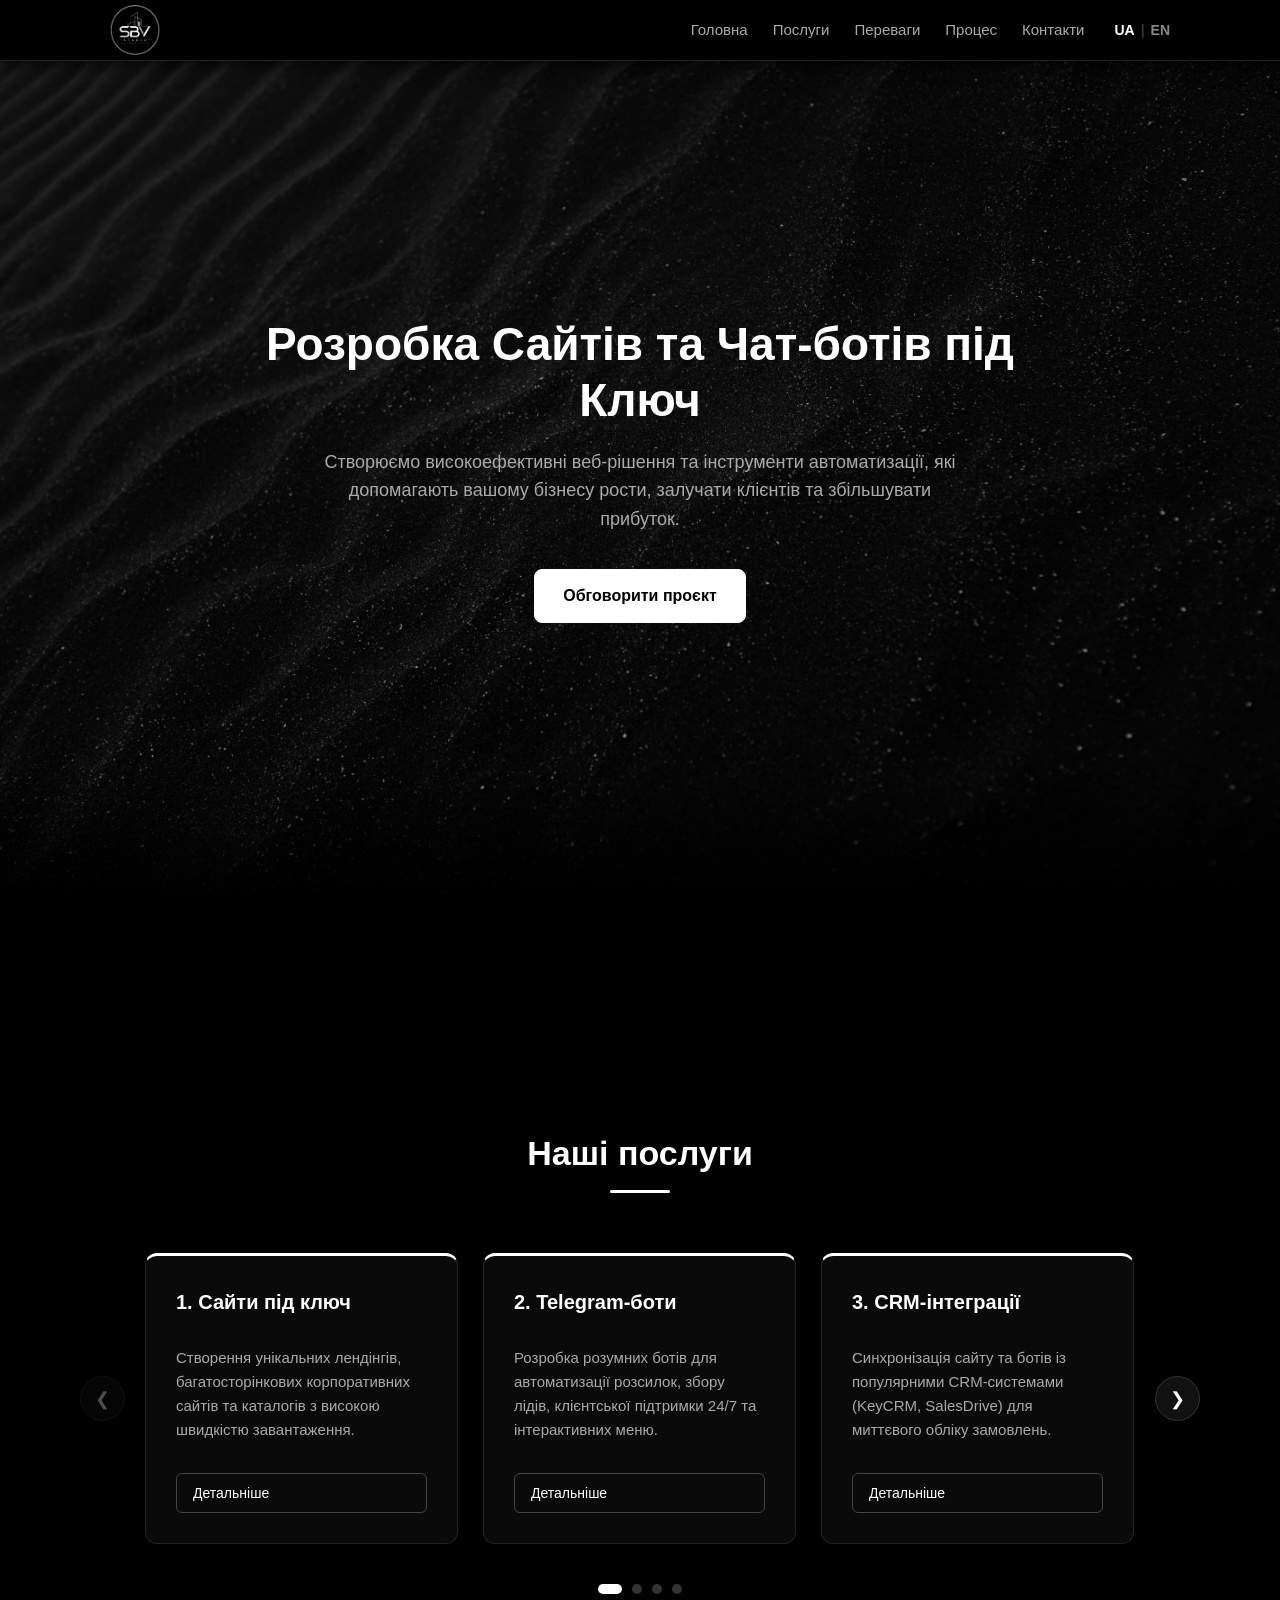
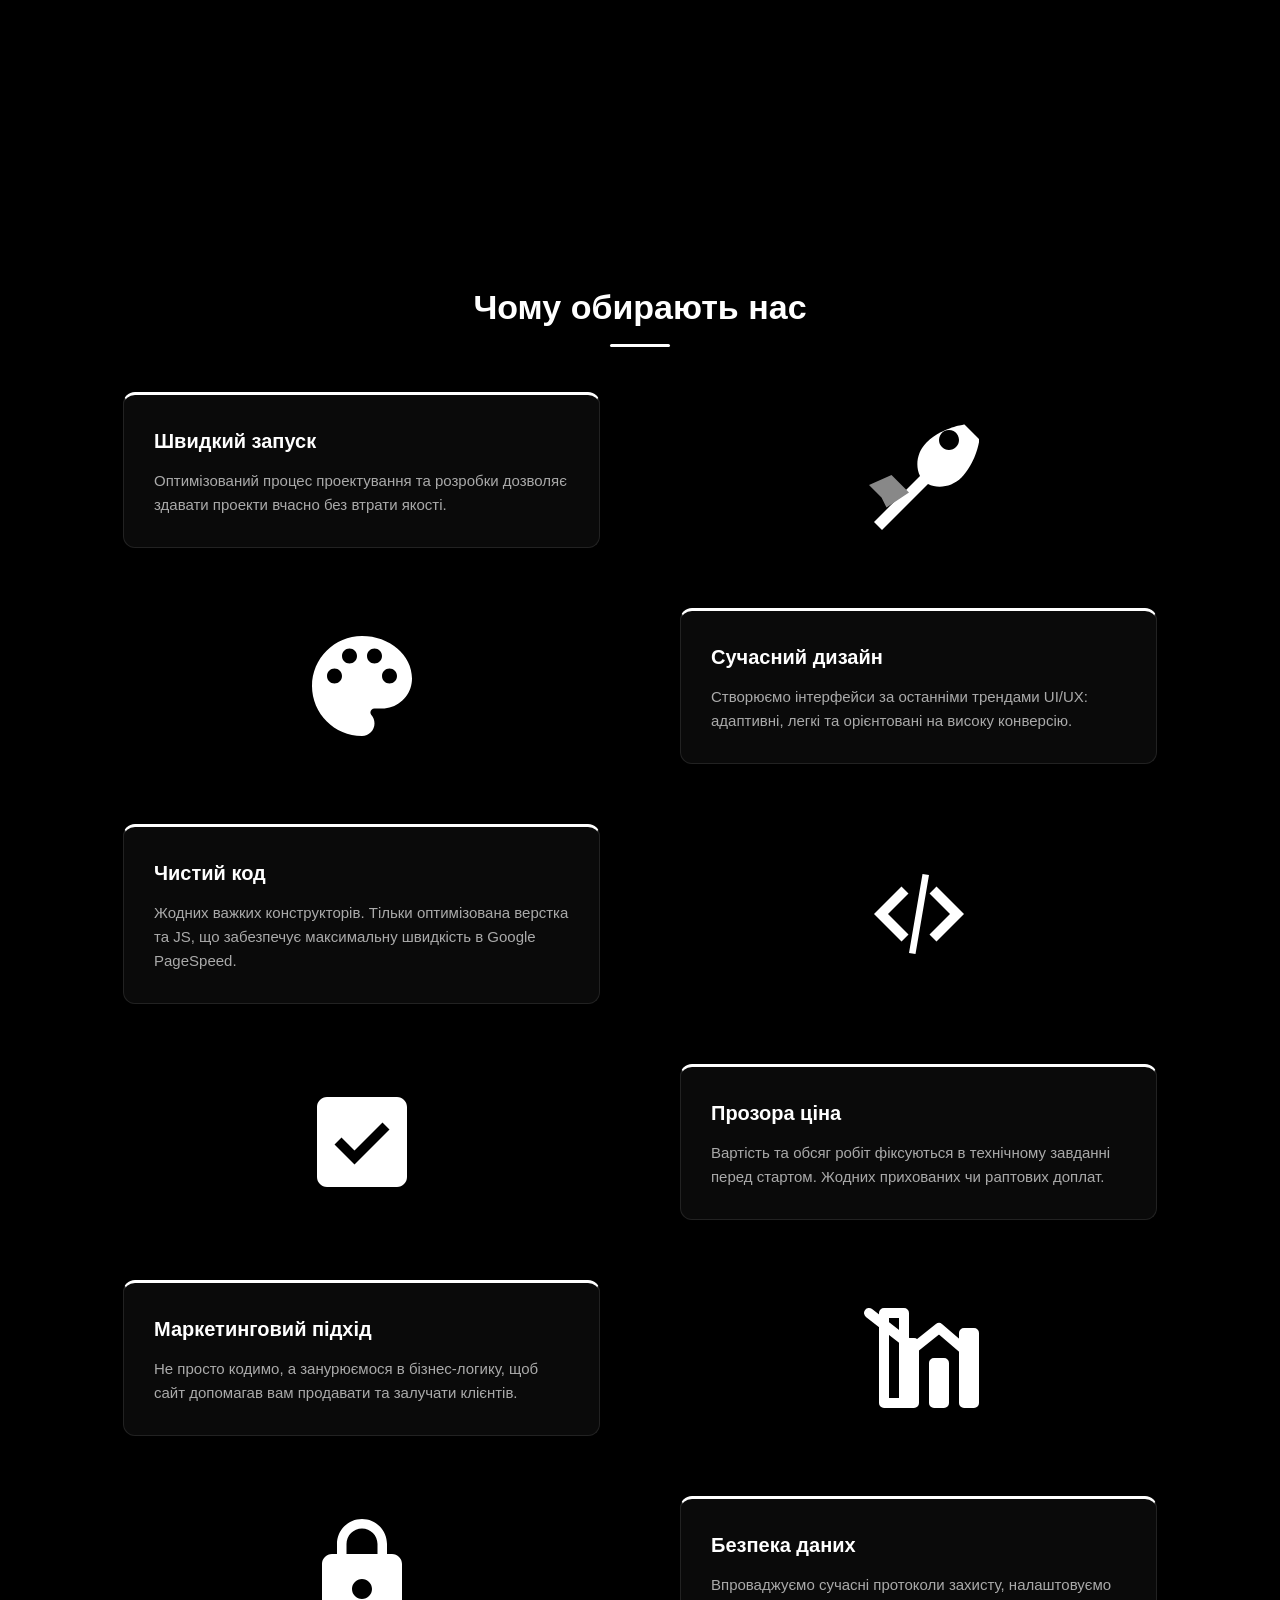
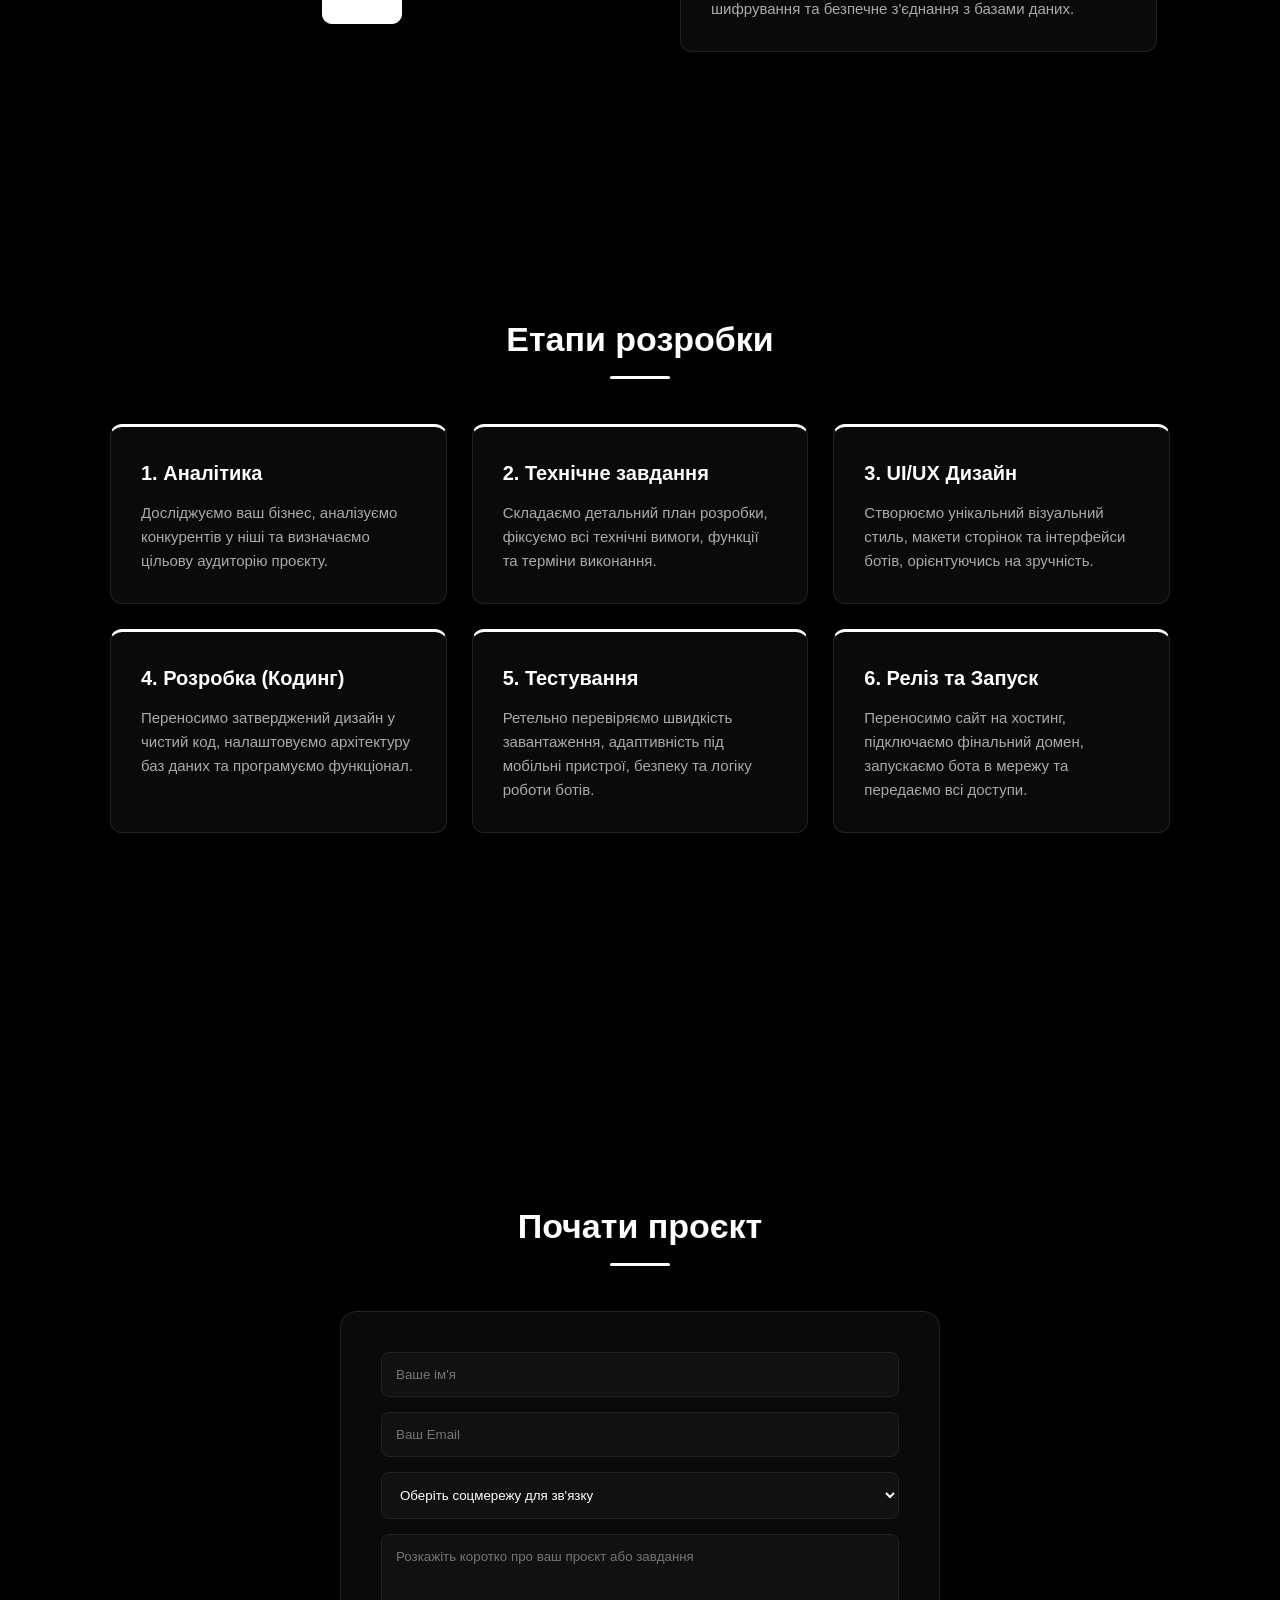
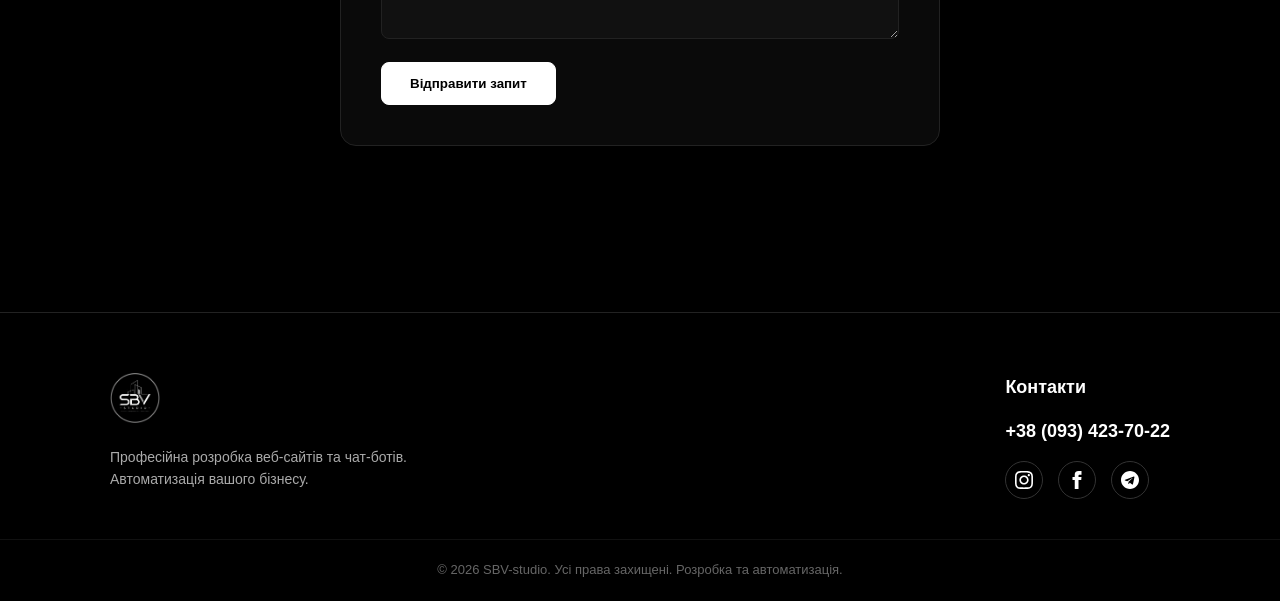
<file: index.html>
<!DOCTYPE html>
<html lang="uk">
<head>
    <!-- Google tag (gtag.js) -->
  <script async src="https://www.googletagmanager.com/gtag/js?id=G-XXXXXXXXXX"></script>
  <script>
    window.dataLayer = window.dataLayer || [];
    function gtag(){dataLayer.push(arguments);}
    gtag('js', new Date());

    gtag('config', 'G-HZL1RX96R7');
  </script>

  <meta charset="UTF-8">
  <meta name="viewport" content="width=device-width, initial-scale=1.0">
  <!-- ... остальной ваш код в head ... -->
  <meta charset="UTF-8">
  <meta name="viewport" content="width=device-width, initial-scale=1.0">
  
  <title>Розробка Сайтів та Чат-ботів під Ключ | SBV-studio</title>
  <meta name="description" content="Професійна розробка сучасних сайтів, Telegram-ботів та інтеграція CRM/API для автоматизації вашого бізнесу. Швидкий запуск та підтримка в Україні.">
  <meta name="author" content="SBV-studio">
  <meta name="robots" content="index, follow">
  <link rel="sitemap" type="application/xml" title="Sitemap" href="https://98sebova98.github.io/sbv-studio/sitemap.xml">

  <meta property="og:type" content="website">
  <meta property="og:url" content="https://98sebova98.github.io/sbv-studio/">
  <meta property="og:title" content="Розробка Сайтів та Чат-ботів під Ключ | SBV-studio">
  <meta property="og:description" content="Сучасний дизайн та автоматизація бізнесу. Створення лендінгів, інтернет-магазинів та розумних ботів.">
  <meta property="og:image" content="https://98sebova98.github.io/sbv-studio/assets/og-preview.jpg">

  <link rel="stylesheet" href="style.css">
  <script src="script.js" defer></script>
</head>
<body>

<header class="header">
  <div class="container nav">
    <a href="#" class="logo">
      <img src="assets/logo.png" alt="SBV-studio Logo" class="logo-img">
    </a>

    <div class="nav-right">
      <nav class="menu" id="menu">
        <a href="#hero">Головна</a>
        <a href="#services">Послуги</a>
        <a href="#advantages">Переваги</a>
        <a href="#process">Процес</a>
        <a href="#contact">Контакти</a>
      </nav>

      <div class="lang-switch">
        <span class="lang-item active">UA</span>
        <span class="lang-divider">|</span>
        <a href="index-en.html" class="lang-item">EN</a>
      </div>

      <button class="burger" id="burger" aria-label="Відкрити меню">
        <span></span>
        <span></span>
        <span></span>
      </button>
    </div>
  </div>
</header>

<!-- HERO -->
<section class="hero" id="hero">
  <div class="container">
    <div class="hero-content">
      <h1>Розробка Сайтів та Чат-ботів під Ключ</h1>
      <p>Створюємо високоефективні веб-рішення та інструменти автоматизації, які допомагають вашому бізнесу рости, залучати клієнтів та збільшувати прибуток.</p>
      <a href="#contact" class="btn">Обговорити проєкт</a>
    </div>
  </div>
</section>

<!-- SERVICES -->
<section id="services">
  <div class="container">
    <h2>Наші послуги</h2>
    <div class="carousel-container">
      <button class="carousel-btn prev-btn" id="prev-service" aria-label="Попередній слайд">&#10094;</button>
      
      <div class="carousel-wrapper">
        <div class="carousel-track" id="services-track">
          <div class="card service-slide">
            <h4>1. Сайти під ключ</h4>
            <p>Створення унікальних лендінгів, багатосторінкових корпоративних сайтів та каталогів з високою швидкістю завантаження.</p>
            <a href="pages/turnkey-websites.html" class="btn-more">Детальніше</a>
          </div>
          <div class="card service-slide">
            <h4>2. Telegram-боти</h4>
            <p>Розробка розумних ботів для автоматизації розсилок, збору лідів, клієнтської підтримки 24/7 та інтерактивних меню.</p>
            <a href="pages/telegram-bots.html" class="btn-more">Детальніше</a>
          </div>
          <div class="card service-slide">
            <h4>3. CRM-інтеграції</h4>
            <p>Синхронізація сайту та ботів із популярними CRM-системами (KeyCRM, SalesDrive) для миттєвого обліку замовлень.</p>
            <a href="pages/crm-integration.html" class="btn-more">Детальніше</a>
          </div>
          <div class="card service-slide">
            <h4>4. Інтернет-магазини</h4>
            <p>Розробка e-commerce проєктів із кошиком, фільтрами товарів, особистим кабінетом покупця та адмін-панеллю.</p>
            <a href="pages/ecommerce.html" class="btn-more">Детальніше</a>
          </div>
          <div class="card service-slide">
            <h4>5. Платіжні системи & API</h4>
            <p>Подключення онлайн-оплати (MonoPay, WayForPay, LiqPay) та автоматизація служб доставки (Нова Пошта, Укрпошта).</p>
            <a href="pages/payments-api.html" class="btn-more">Детальніше</a>
          </div>
          <div class="card service-slide">
            <h4>6. Підтримка & Аудит</h4>
            <p>Моніторинг стабільності проєкту, виправлення технічних помилок, оновлення контенту та SEO-оптимізація сайту.</p>
            <a href="pages/support-audit.html" class="btn-more">Детальніше</a>
          </div>
        </div>
      </div>

      <button class="carousel-btn next-btn" id="next-service" aria-label="Наступний слайд">&#10095;</button>
    </div>
    <div class="carousel-dots" id="services-dots"></div>
  </div>
</section>

<!-- ADVANTAGES -->
<section id="advantages">
  <div class="container">
    <h2>Чому обирають нас</h2>
    <div class="advantages-list">
      
      <div class="advantage-row">
        <div class="card">
          <h4>Швидкий запуск</h4>
          <p>Оптимізований процес проектування та розробки дозволяє здавати проекти вчасно без втрати якості.</p>
        </div>
        <div class="advantage-image">
          <svg class="advantage-svg" viewBox="0 0 24 24" fill="none" xmlns="http://www.w3.org/2000/svg">
            <path d="M21.1 2.9C21.1 2.9 16.5 3.5 13.5 6.5C11.6 8.4 11.2 11.2 12.2 13.2L3 22.4L4.6 24L13.8 14.8C15.8 15.8 18.6 15.4 20.5 13.5C23.5 10.5 24.1 5.9 24.1 5.9L21.1 2.9ZM18 8C16.9 8 16 7.1 16 6C16 4.9 16.9 4 18 4C19.1 4 20 4.9 20 6C20 7.1 19.1 8 18 8Z" fill="#ffffff"/>
            <path d="M10 16.5L6.5 13L2 15L4.5 17.5L5.5 19.5L10 16.5Z" fill="#888888"/>
          </svg>
        </div>
      </div>

      <div class="advantage-row">
        <div class="card">
          <h4>Сучасний дизайн</h4>
          <p>Створюємо інтерфейси за останніми трендами UI/UX: адаптивні, легкі та орієнтовані на високу конверсію.</p>
        </div>
        <div class="advantage-image">
          <svg class="advantage-svg" viewBox="0 0 24 24" fill="none" xmlns="http://www.w3.org/2000/svg">
            <path d="M12 2C6.49 2 2 6.49 2 12C2 17.51 6.49 22 12 22C13.38 22 14.5 20.88 14.5 19.5C14.5 18.86 14.26 18.27 13.87 17.82C13.75 17.68 13.68 17.5 13.68 17.31C13.68 16.86 14.04 16.5 14.49 16.5H16C19.31 16.5 22 13.81 22 10.5C22 5.81 17.51 2 12 2ZM6.5 11.5C5.67 11.5 5 10.83 5 10C5 9.17 5.67 8.5 6.5 8.5C7.33 8.5 8 9.17 8 10C8 10.83 7.33 11.5 6.5 11.5ZM9.5 7.5C8.67 7.5 8 6.83 8 6C8 5.17 8.67 4.5 9.5 4.5C10.33 4.5 11 5.17 11 6C11 6.83 10.33 7.5 9.5 7.5ZM14.5 7.5C13.67 7.5 13 6.83 13 6C13 5.17 13.67 4.5 14.5 4.5C15.33 4.5 16 5.17 16 6C16 6.83 15.33 7.5 14.5 7.5ZM17.5 11.5C16.67 11.5 16 10.83 16 10C16 9.17 16.67 8.5 17.5 8.5C18.33 8.5 19 9.17 19 10C19 10.83 18.33 11.5 17.5 11.5Z" fill="#ffffff"/>
          </svg>
        </div>
      </div>

      <div class="advantage-row">
        <div class="card">
          <h4>Чистий код</h4>
          <p>Жодних важких конструкторів. Тільки оптимізована верстка та JS, що забезпечує максимальну швидкість в Google PageSpeed.</p>
        </div>
        <div class="advantage-image">
          <svg class="advantage-svg" viewBox="0 0 24 24" fill="none" xmlns="http://www.w3.org/2000/svg">
            <path d="M8.5 17.5L3 12L8.5 6.5L9.9 7.9L5.8 12L9.9 16.1L8.5 17.5ZM15.5 17.5L14.1 16.1L18.2 12L14.1 7.9L15.5 6.5L21 12L15.5 17.5ZM12.7 4L10 19.8L11.3 20L14 4.2L12.7 4Z" fill="#ffffff"/>
          </svg>
        </div>
      </div>

      <div class="advantage-row">
        <div class="card">
          <h4>Прозора ціна</h4>
          <p>Вартість та обсяг робіт фіксуються в технічному завданні перед стартом. Жодних прихованих чи раптових доплат.</p>
        </div>
        <div class="advantage-image">
          <svg class="advantage-svg" viewBox="0 0 24 24" fill="none" xmlns="http://www.w3.org/2000/svg">
            <path d="M19 3H5C3.9 3 3 3.9 3 5V19C3 20.1 3.9 21 5 21H19C20.1 21 21 20.1 21 19V5C21 3.9 20.1 3 19 3ZM10.5 16.5L6.5 12.5L7.9 11.1L10.5 13.7L16.1 8.1L17.5 9.5L10.5 16.5Z" fill="#ffffff"/>
          </svg>
        </div>
      </div>

      <div class="advantage-row">
        <div class="card">
          <h4>Маркетинговий підхід</h4>
          <p>Не просто кодимо, а занурюємося в бізнес-логику, щоб сайт допомагав вам продавати та залучати клієнтів.</p>
        </div>
        <div class="advantage-image">
          <svg class="advantage-svg" viewBox="0 0 24 24" fill="none" xmlns="http://www.w3.org/2000/svg">
            <path d="M5 21h4V3H5V21ZM11 21H9V9H11V21ZM17 21H15V13H17V21ZM23 21H21V7H23V21ZM2 3L11 10L16 6L23 12" stroke="#ffffff" stroke-width="2" stroke-linecap="round" stroke-linejoin="round"/>
          </svg>
        </div>
      </div>

      <div class="advantage-row">
        <div class="card">
          <h4>Безпека даних</h4>
          <p>Впроваджуємо сучасні протоколи захисту, налаштовуємо шифрування та безпечне з'єднання з базами даних.</p>
        </div>
        <div class="advantage-image">
          <svg class="advantage-svg" viewBox="0 0 24 24" fill="none" xmlns="http://www.w3.org/2000/svg">
            <path d="M18 8H17V6C17 3.24 14.76 1 12 1C9.24 1 7 3.24 7 6V8H6C4.9 8 4 8.9 4 10V20C4 21.1 4.9 22 6 22H18C19.1 22 20 21.1 20 20V10C20 8.9 19.1 8 18 8ZM12 17C10.9 17 10 16.1 10 15C10 13.9 10.9 13 12 13C13.1 13 14 13.9 14 15C14 16.1 13.1 17 12 17ZM15.1 8H8.9V6C8.9 4.29 10.29 2.9 12 2.9C13.71 2.9 15.1 4.29 15.1 6V8Z" fill="#ffffff"/>
          </svg>
        </div>
      </div>

    </div>
  </div>
</section>

<!-- PROCESS -->
<section id="process">
  <div class="container">
    <h2>Етапи розробки</h2>
    <div class="grid">
      <div class="card">
        <h4>1. Аналітика</h4>
        <p>Досліджуємо ваш бізнес, аналізуємо конкурентів у ніші та визначаємо цільову аудиторію проєкту.</p>
      </div>
      <div class="card">
        <h4>2. Технічне завдання</h4>
        <p>Складаємо детальний план розробки, фіксуємо всі технічні вимоги, функції та терміни виконання.</p>
      </div>
      <div class="card">
        <h4>3. UI/UX Дизайн</h4>
        <p>Створюємо унікальний візуальний стиль, макети сторінок та інтерфейси ботів, орієнтуючись на зручність.</p>
      </div>
      <div class="card">
        <h4>4. Розробка (Кодинг)</h4>
        <p>Переносимо затверджений дизайн у чистий код, налаштовуємо архітектуру баз даних та програмуємо функціонал.</p>
      </div>
      <div class="card">
        <h4>5. Тестування</h4>
        <p>Ретельно перевіряємо швидкість завантаження, адаптивність під мобільні пристрої, безпеку та логіку роботи ботів.</p>
      </div>
      <div class="card">
        <h4>6. Реліз та Запуск</h4>
        <p>Переносимо сайт на хостинг, підключаємо фінальний домен, запускаємо бота в мережу та передаємо всі доступи.</p>
      </div>
    </div>
  </div>
</section>

<!-- CONTACT -->
<section id="contact">
  <div class="container">
    <h2>Почати проєкт</h2>
    <form action="https://formspree.io/f/mojzaedl" method="POST">
      <input type="text" name="name" placeholder="Ваше ім'я" required>
      <input type="email" name="email" placeholder="Ваш Email" required>
      
      <select name="social_platform" id="social-platform" required>
        <option value="" disabled selected>Оберіть соцмережу для зв'язку</option>
        <option value="Telegram">Telegram</option>
        <option value="Instagram">Instagram</option>
        <option value="Viber">Viber</option>
        <option value="Facebook">Facebook</option>
      </select>

      <div id="nickname-container" style="display: none;">
        <input type="text" name="nickname" id="nickname-input" placeholder="Ваш нікнейм або номер телефону">
      </div>

      <textarea name="message" placeholder="Розкажіть коротко про ваш проєкт або завдання" rows="5"></textarea>
      
      <input type="hidden" name="_next" value="https://98sebova98.github.io/sbv-studio/#contact">
      
      <button type="submit" class="btn">Відправити запит</button>
      
      <p id="form-status" style="margin-top: 15px; font-weight: bold; display: none;"></p>
    </form>
  </div>
</section>

<!-- FOOTER -->
<footer class="footer">
  <div class="container footer-container">
    <div class="footer-brand">
      <a href="#" class="footer-logo">
        <img src="assets/logo.png" alt="SBV-studio Logo" class="logo-img">
      </a>
      <p>Професійна розробка веб-сайтів та чат-ботів. Автоматизація вашого бізнесу.</p>
    </div>

    <div class="footer-contacts">
      <h4>Контакти</h4>
      <a href="tel:+380934237022" class="footer-phone">+38 (093) 423-70-22</a>
      
      <div class="footer-socials">
        <a href="https://www.instagram.com/sbvstudio98/" target="_blank" aria-label="Instagram">
          <svg viewBox="0 0 24 24" fill="currentColor"><path d="M12 2.163c3.204 0 3.584.012 4.85.07 3.252.148 4.771 1.691 4.919 4.919.058 1.265.069 1.645.069 4.849 0 3.205-.012 3.584-.069 4.849-.149 3.225-1.664 4.771-4.919 4.919-1.266.058-1.644.07-4.85.07-3.204 0-3.584-.012-4.849-.07-3.26-.149-4.771-1.699-4.919-4.92-.058-1.265-.07-1.644-.07-4.849 0-3.204.013-3.583.07-4.849.149-3.227 1.664-4.771 4.919-4.919 1.266-.057 1.645-.069 4.849-.069zm0-2.163c-3.259 0-3.667.014-4.947.072-4.358.2-6.78 2.618-6.98 6.98-.059 1.281-.073 1.689-.073 4.948 0 3.259.014 3.668.072 4.948.2 4.358 2.618 6.78 6.98 6.98 1.281.058 1.689.072 4.948.072 3.259 0 3.668-.014 4.948-.072 4.354-.2 6.782-2.618 6.979-6.98.059-1.28.073-1.689.073-4.948 0-3.259-.014-3.667-.072-4.947-.196-4.354-2.617-6.78-6.979-6.98-1.281-.059-1.69-.073-4.949-.073zm0 5.838c-3.403 0-6.162 2.759-6.162 6.162s2.759 6.163 6.162 6.163 6.162-2.759 6.162-6.163c0-3.403-2.759-6.162-6.162-6.162zm0 10.162c-2.209 0-4-1.79-4-4 0-2.209 1.791-4 4-4s4 1.791 4 4c0 2.21-1.791 4-4 4zm6.406-11.845c-.796 0-1.441.645-1.441 1.44s.645 1.44 1.441 1.44c.795 0 1.439-.645 1.439-1.44s-.644-1.44-1.439-1.44z"/></svg>
        </a>
        <a href="https://www.facebook.com/profile.php?id=61590659972556&__cft__[0]=AZZ-nvuJkhIoBx5Fm6vwUXD30lvwhrwtI07H3SVxPAO_53rocuSV3uJF6BWQrY176Mf5OLy2-da7YJF6IuOj_oAsIaQsbr_Nwu1RPzUbPQ3-4KPJEfhiR9AAJvzZJGMGuGfSWxwUvHBPqBmfp-TSk3ZM9oQYndgHuL27T8EqnNsPAg&__tn__=-UC%2CP-R" target="_blank" aria-label="Facebook">
          <svg viewBox="0 0 24 24" fill="currentColor"><path d="M9 8H6v4h3v12h5V12h3.642L18 8h-4V6.333C14 5.374 14.5 5 15.5 5H18V0h-3.808C10.592 0 9 1.582 9 4.615V8z"/></svg>
        </a>
        <a href="https://t.me/sbvstudio" target="_blank" aria-label="Telegram">
          <svg viewBox="0 0 24 24" fill="currentColor"><path d="M12 0c-6.627 0-12 5.373-12 12s5.373 12 12 12 12-5.373 12-12-5.373-12-12-12zm5.894 8.221l-1.97 9.28c-.145.658-.537.818-1.084.508l-3-2.21-1.446 1.394c-.16.16-.295.295-.605.295l.213-3.053 5.56-5.023c.242-.213-.054-.333-.373-.121l-6.871 4.326-2.962-.924c-.643-.204-.657-.643.136-.953l11.57-4.461c.536-.195 1.006.128.832.941z"/></svg>
        </a>
      </div>
    </div>
  </div>
  <div class="footer-bottom">
    <p>© 2026 SBV-studio. Усі права захищені. Розробка та автоматизація.</p>
  </div>
</footer>

</body>
</html>
</file>
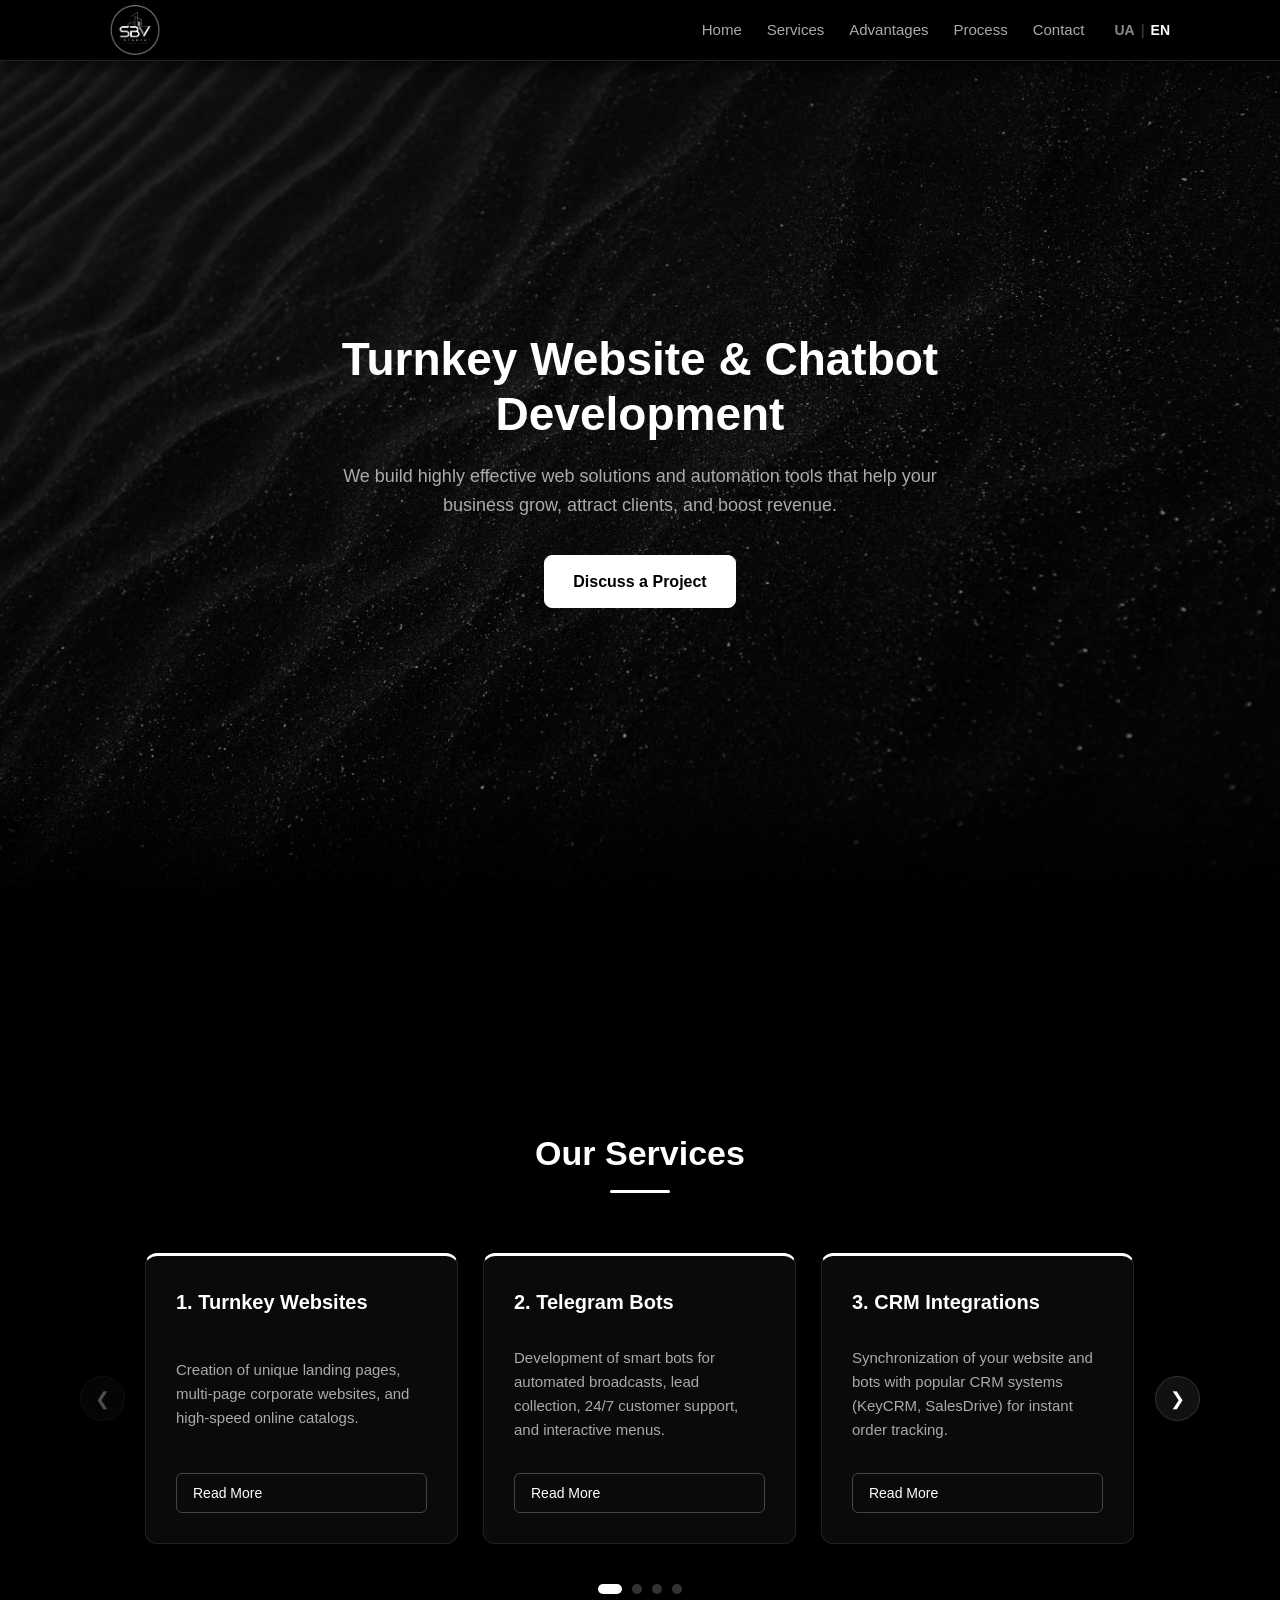
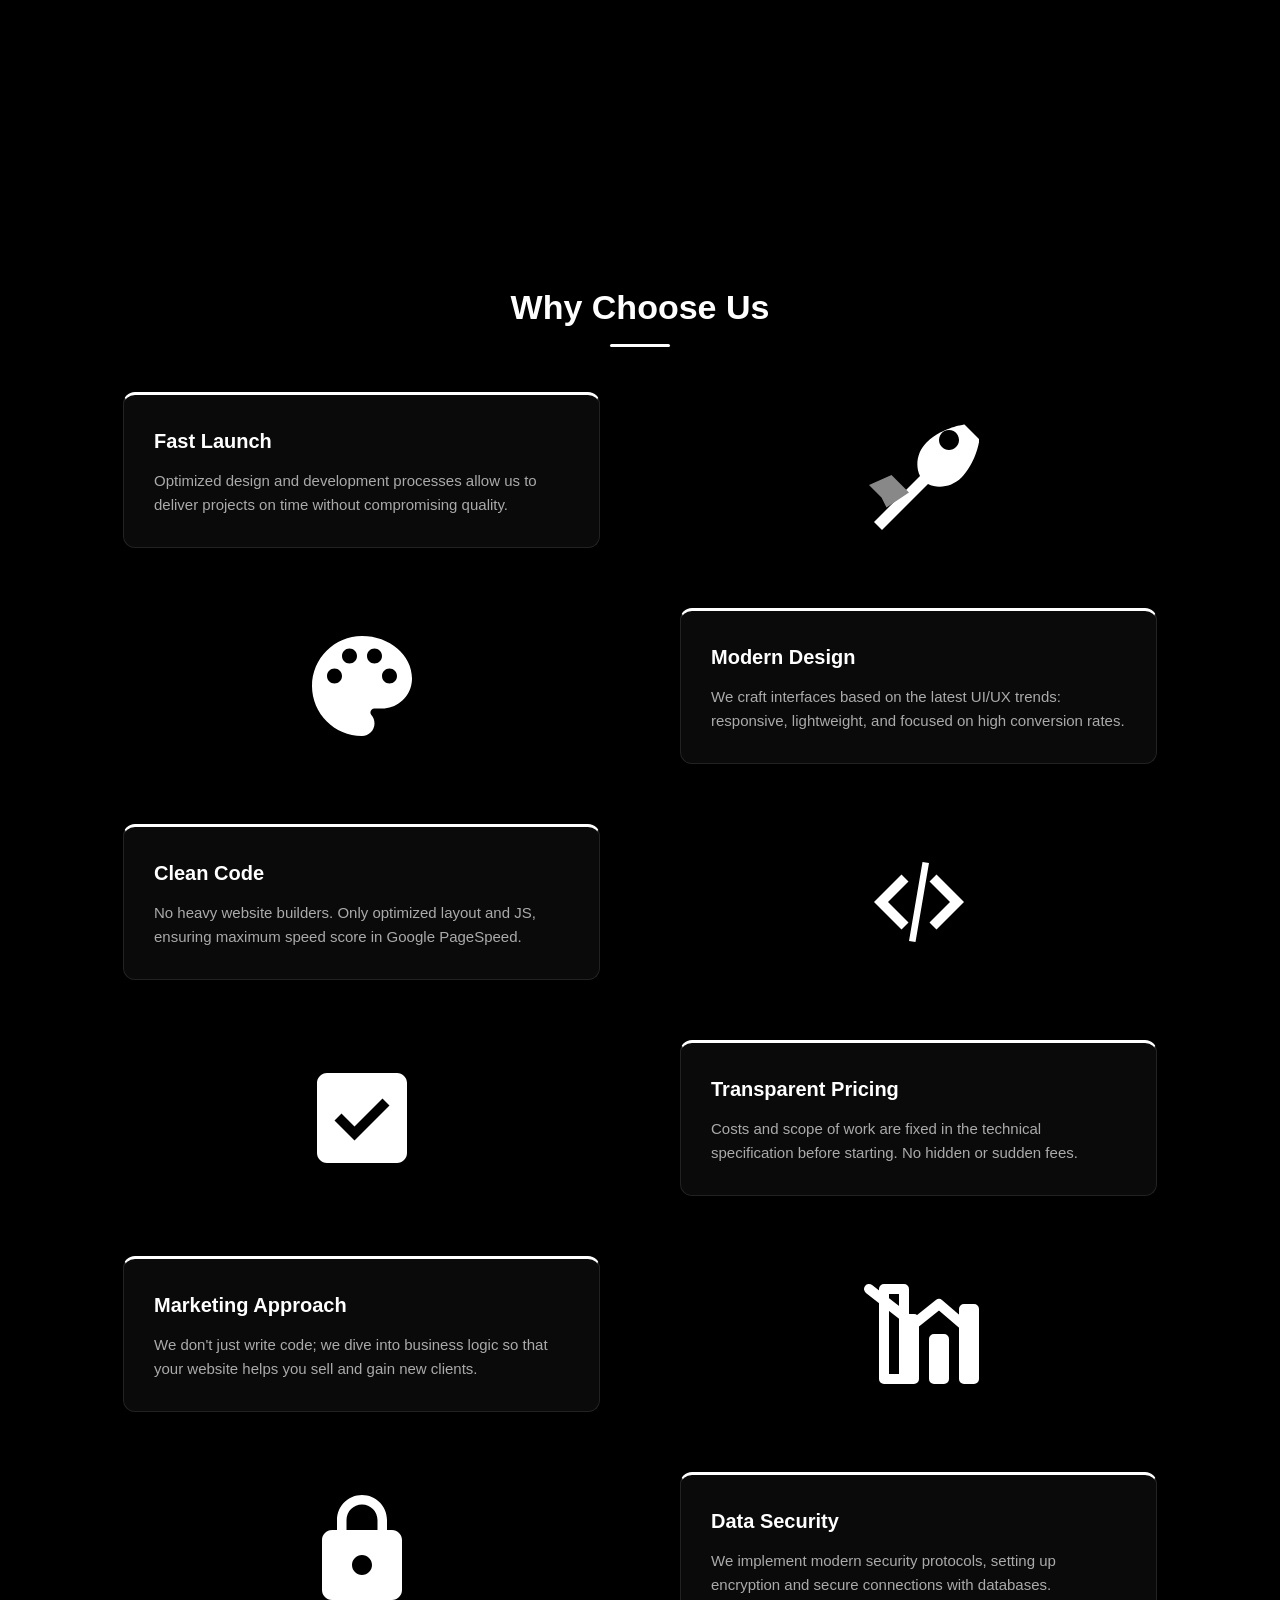
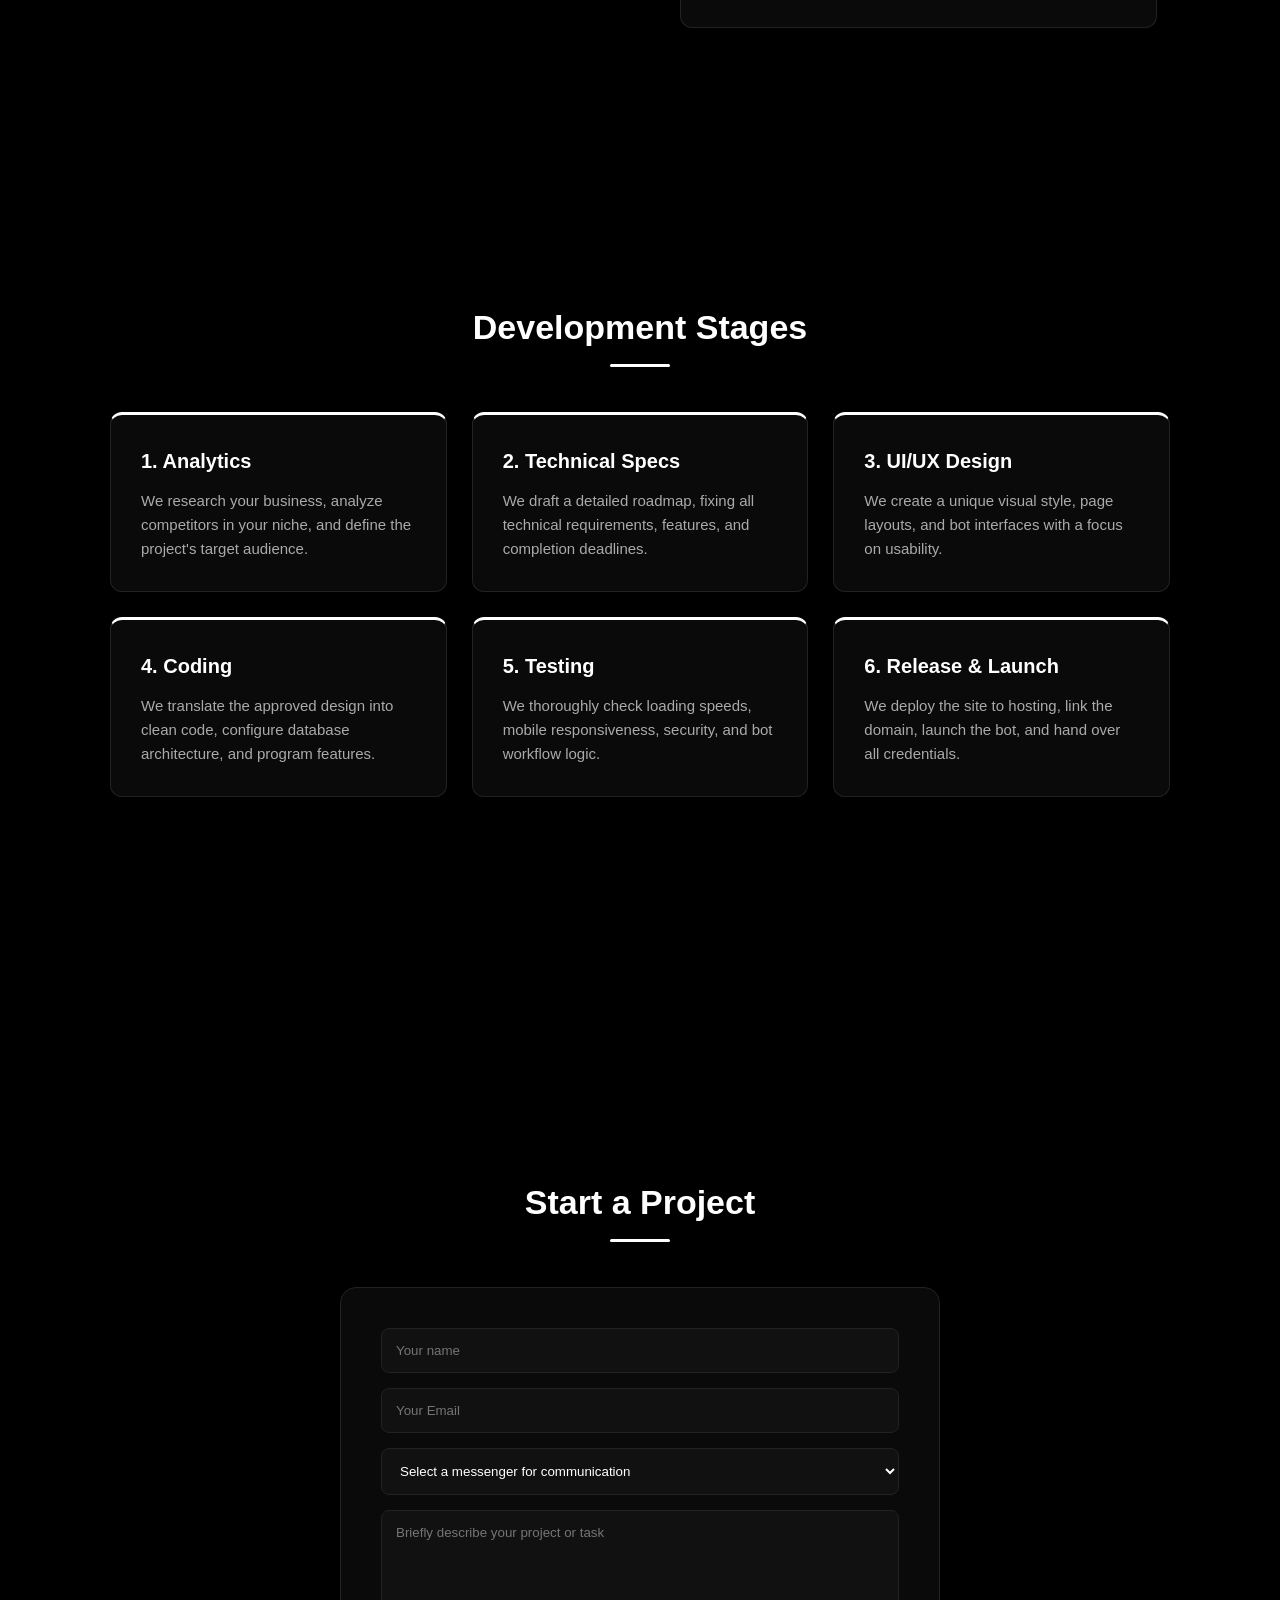
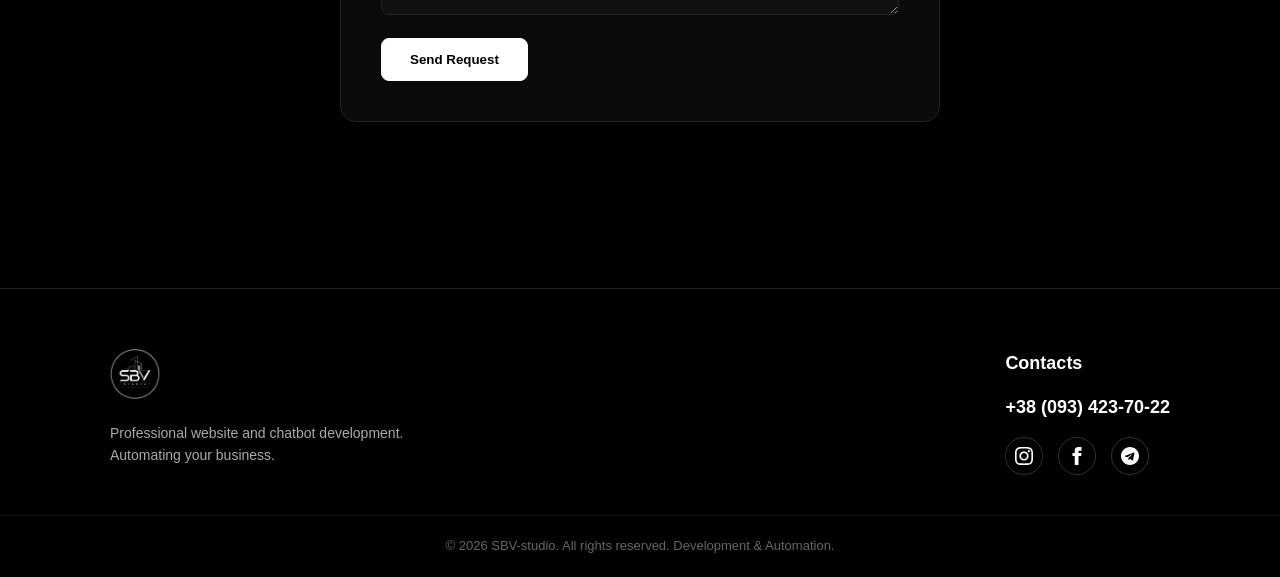
<file: index-en.html>
<!DOCTYPE html>
<html lang="en">
<head>
    <!-- Google tag (gtag.js) -->
  <script async src="https://www.googletagmanager.com/gtag/js?id=G-XXXXXXXXXX"></script>
  <script>
    window.dataLayer = window.dataLayer || [];
    function gtag(){dataLayer.push(arguments);}
    gtag('js', new Date());

    gtag('config', 'G-HZL1RX96R7');
  </script>

  <meta charset="UTF-8">
  <meta name="viewport" content="width=device-width, initial-scale=1.0">
  <!-- ... остальной ваш код в head ... -->
  <meta charset="UTF-8">
  <meta name="viewport" content="width=device-width, initial-scale=1.0">
  
  <title>Turnkey Website & Chatbot Development | SBV-studio</title>
  <meta name="description" content="Professional development of modern websites, Telegram bots, and CRM/API integrations to automate your business. Fast launch and support.">
  <meta name="author" content="SBV-studio">
  <meta name="robots" content="index, follow">
  <link rel="sitemap" type="application/xml" title="Sitemap" href="https://98sebova98.github.io/sbv-studio/sitemap.xml">

  <meta property="og:type" content="website">
  <meta property="og:url" content="https://98sebova98.github.io/sbv-studio/index-en.html">
  <meta property="og:title" content="Turnkey Website & Chatbot Development | SBV-studio">
  <meta property="og:description" content="Modern design and business automation. Creating landing pages, online stores, and smart bots.">
  <meta property="og:image" content="https://98sebova98.github.io/sbv-studio/assets/og-preview.jpg">

  <link rel="stylesheet" href="style.css">
  <script src="script.js" defer></script>
</head>
<body>

<header class="header">
  <div class="container nav">
    <a href="index-en.html" class="logo">
      <img src="assets/logo.png" alt="SBV-studio Logo" class="logo-img">
    </a>

    <div class="nav-right">
      <nav class="menu" id="menu">
        <a href="#hero">Home</a>
        <a href="#services">Services</a>
        <a href="#advantages">Advantages</a>
        <a href="#process">Process</a>
        <a href="#contact">Contact</a>
      </nav>

      <div class="lang-switch">
        <a href="index.html" class="lang-item">UA</a>
        <span class="lang-divider">|</span>
        <span class="lang-item active">EN</span>
      </div>

      <button class="burger" id="burger" aria-label="Open menu">
        <span></span>
        <span></span>
        <span></span>
      </button>
    </div>
  </div>
</header>

<!-- HERO -->
<section class="hero" id="hero">
  <div class="container">
    <div class="hero-content">
      <h1>Turnkey Website & Chatbot Development</h1>
      <p>We build highly effective web solutions and automation tools that help your business grow, attract clients, and boost revenue.</p>
      <a href="#contact" class="btn">Discuss a Project</a>
    </div>
  </div>
</section>

<!-- SERVICES -->
<section id="services">
  <div class="container">
    <h2>Our Services</h2>
    <div class="carousel-container">
      <button class="carousel-btn prev-btn" id="prev-service" aria-label="Previous slide">&#10094;</button>
      
      <div class="carousel-wrapper">
        <div class="carousel-track" id="services-track">
          <div class="card service-slide">
            <h4>1. Turnkey Websites</h4>
            <p>Creation of unique landing pages, multi-page corporate websites, and high-speed online catalogs.</p>
            <a href="pages/turnkey-websites-en.html" class="btn-more">Read More</a>
          </div>
          <div class="card service-slide">
            <h4>2. Telegram Bots</h4>
            <p>Development of smart bots for automated broadcasts, lead collection, 24/7 customer support, and interactive menus.</p>
            <a href="pages/telegram-bots-en.html" class="btn-more">Read More</a>
          </div>
          <div class="card service-slide">
            <h4>3. CRM Integrations</h4>
            <p>Synchronization of your website and bots with popular CRM systems (KeyCRM, SalesDrive) for instant order tracking.</p>
            <a href="pages/crm-integration-en.html" class="btn-more">Read More</a>
          </div>
          <div class="card service-slide">
            <h4>4. E-commerce Stores</h4>
            <p>Development of e-commerce projects with shopping carts, product filters, customer accounts, and an admin panel.</p>
            <a href="pages/ecommerce-en.html" class="btn-more">Read More</a>
          </div>
          <div class="card service-slide">
            <h4>5. Payment Systems & API</h4>
            <p>Integration of online payments (MonoPay, WayForPay, LiqPay) and delivery service automation (Nova Poshta, Ukrposhta).</p>
            <a href="pages/payments-api-en.html" class="btn-more">Read More</a>
          </div>
          <div class="card service-slide">
            <h4>6. Support & Audit</h4>
            <p>Project stability monitoring, technical bug fixing, content updates, and website SEO optimization.</p>
            <a href="pages/support-audit-en.html" class="btn-more">Read More</a>
          </div>
        </div>
      </div>

      <button class="carousel-btn next-btn" id="next-service" aria-label="Next slide">&#10095;</button>
    </div>
    <div class="carousel-dots" id="services-dots"></div>
  </div>
</section>

<!-- ADVANTAGES -->
<section id="advantages">
  <div class="container">
    <h2>Why Choose Us</h2>
    <div class="advantages-list">
      
      <div class="advantage-row">
        <div class="card">
          <h4>Fast Launch</h4>
          <p>Optimized design and development processes allow us to deliver projects on time without compromising quality.</p>
        </div>
        <div class="advantage-image">
          <svg class="advantage-svg" viewBox="0 0 24 24" fill="none" xmlns="http://www.w3.org/2000/svg">
            <path d="M21.1 2.9C21.1 2.9 16.5 3.5 13.5 6.5C11.6 8.4 11.2 11.2 12.2 13.2L3 22.4L4.6 24L13.8 14.8C15.8 15.8 18.6 15.4 20.5 13.5C23.5 10.5 24.1 5.9 24.1 5.9L21.1 2.9ZM18 8C16.9 8 16 7.1 16 6C16 4.9 16.9 4 18 4C19.1 4 20 4.9 20 6C20 7.1 19.1 8 18 8Z" fill="#ffffff"/>
            <path d="M10 16.5L6.5 13L2 15L4.5 17.5L5.5 19.5L10 16.5Z" fill="#888888"/>
          </svg>
        </div>
      </div>

      <div class="advantage-row">
        <div class="card">
          <h4>Modern Design</h4>
          <p>We craft interfaces based on the latest UI/UX trends: responsive, lightweight, and focused on high conversion rates.</p>
        </div>
        <div class="advantage-image">
          <svg class="advantage-svg" viewBox="0 0 24 24" fill="none" xmlns="http://www.w3.org/2000/svg">
            <path d="M12 2C6.49 2 2 6.49 2 12C2 17.51 6.49 22 12 22C13.38 22 14.5 20.88 14.5 19.5C14.5 18.86 14.26 18.27 13.87 17.82C13.75 17.68 13.68 17.5 13.68 17.31C13.68 16.86 14.04 16.5 14.49 16.5H16C19.31 16.5 22 13.81 22 10.5C22 5.81 17.51 2 12 2ZM6.5 11.5C5.67 11.5 5 10.83 5 10C5 9.17 5.67 8.5 6.5 8.5C7.33 8.5 8 9.17 8 10C8 10.83 7.33 11.5 6.5 11.5ZM9.5 7.5C8.67 7.5 8 6.83 8 6C8 5.17 8.67 4.5 9.5 4.5C10.33 4.5 11 5.17 11 6C11 6.83 10.33 7.5 9.5 7.5ZM14.5 7.5C13.67 7.5 13 6.83 13 6C13 5.17 13.67 4.5 14.5 4.5C15.33 4.5 16 5.17 16 6C16 6.83 15.33 7.5 14.5 7.5ZM17.5 11.5C16.67 11.5 16 10.83 16 10C16 9.17 16.67 8.5 17.5 8.5C18.33 8.5 19 9.17 19 10C19 10.83 18.33 11.5 17.5 11.5Z" fill="#ffffff"/>
          </svg>
        </div>
      </div>

      <div class="advantage-row">
        <div class="card">
          <h4>Clean Code</h4>
          <p>No heavy website builders. Only optimized layout and JS, ensuring maximum speed score in Google PageSpeed.</p>
        </div>
        <div class="advantage-image">
          <svg class="advantage-svg" viewBox="0 0 24 24" fill="none" xmlns="http://www.w3.org/2000/svg">
            <path d="M8.5 17.5L3 12L8.5 6.5L9.9 7.9L5.8 12L9.9 16.1L8.5 17.5ZM15.5 17.5L14.1 16.1L18.2 12L14.1 7.9L15.5 6.5L21 12L15.5 17.5ZM12.7 4L10 19.8L11.3 20L14 4.2L12.7 4Z" fill="#ffffff"/>
          </svg>
        </div>
      </div>

      <div class="advantage-row">
        <div class="card">
          <h4>Transparent Pricing</h4>
          <p>Costs and scope of work are fixed in the technical specification before starting. No hidden or sudden fees.</p>
        </div>
        <div class="advantage-image">
          <svg class="advantage-svg" viewBox="0 0 24 24" fill="none" xmlns="http://www.w3.org/2000/svg">
            <path d="M19 3H5C3.9 3 3 3.9 3 5V19C3 20.1 3.9 21 5 21H19C20.1 21 21 20.1 21 19V5C21 3.9 20.1 3 19 3ZM10.5 16.5L6.5 12.5L7.9 11.1L10.5 13.7L16.1 8.1L17.5 9.5L10.5 16.5Z" fill="#ffffff"/>
          </svg>
        </div>
      </div>

      <div class="advantage-row">
        <div class="card">
          <h4>Marketing Approach</h4>
          <p>We don't just write code; we dive into business logic so that your website helps you sell and gain new clients.</p>
        </div>
        <div class="advantage-image">
          <svg class="advantage-svg" viewBox="0 0 24 24" fill="none" xmlns="http://www.w3.org/2000/svg">
            <path d="M5 21h4V3H5V21ZM11 21H9V9H11V21ZM17 21H15V13H17V21ZM23 21H21V7H23V21ZM2 3L11 10L16 6L23 12" stroke="#ffffff" stroke-width="2" stroke-linecap="round" stroke-linejoin="round"/>
          </svg>
        </div>
      </div>

      <div class="advantage-row">
        <div class="card">
          <h4>Data Security</h4>
          <p>We implement modern security protocols, setting up encryption and secure connections with databases.</p>
        </div>
        <div class="advantage-image">
          <svg class="advantage-svg" viewBox="0 0 24 24" fill="none" xmlns="http://www.w3.org/2000/svg">
            <path d="M18 8H17V6C17 3.24 14.76 1 12 1C9.24 1 7 3.24 7 6V8H6C4.9 8 4 8.9 4 10V20C4 21.1 4.9 22 6 22H18C19.1 22 20 21.1 20 20V10C20 8.9 19.1 8 18 8ZM12 17C10.9 17 10 16.1 10 15C10 13.9 10.9 13 12 13C13.1 13 14 13.9 14 15C14 16.1 13.1 17 12 17ZM15.1 8H8.9V6C8.9 4.29 10.29 2.9 12 2.9C13.71 2.9 15.1 4.29 15.1 6V8Z" fill="#ffffff"/>
          </svg>
        </div>
      </div>

    </div>
  </div>
</section>

<!-- PROCESS -->
<section id="process">
  <div class="container">
    <h2>Development Stages</h2>
    <div class="grid">
      <div class="card">
        <h4>1. Analytics</h4>
        <p>We research your business, analyze competitors in your niche, and define the project's target audience.</p>
      </div>
      <div class="card">
        <h4>2. Technical Specs</h4>
        <p>We draft a detailed roadmap, fixing all technical requirements, features, and completion deadlines.</p>
      </div>
      <div class="card">
        <h4>3. UI/UX Design</h4>
        <p>We create a unique visual style, page layouts, and bot interfaces with a focus on usability.</p>
      </div>
      <div class="card">
        <h4>4. Coding</h4>
        <p>We translate the approved design into clean code, configure database architecture, and program features.</p>
      </div>
      <div class="card">
        <h4>5. Testing</h4>
        <p>We thoroughly check loading speeds, mobile responsiveness, security, and bot workflow logic.</p>
      </div>
      <div class="card">
        <h4>6. Release & Launch</h4>
        <p>We deploy the site to hosting, link the domain, launch the bot, and hand over all credentials.</p>
      </div>
    </div>
  </div>
</section>

<!-- CONTACT -->
<section id="contact">
  <div class="container">
    <h2>Start a Project</h2>
    <form action="https://formspree.io/f/mojzaedl" method="POST">
      <input type="text" name="name" placeholder="Your name" required>
      <input type="email" name="email" placeholder="Your Email" required>
      
      <select name="social_platform" id="social-platform" required>
        <option value="" disabled selected>Select a messenger for communication</option>
        <option value="Telegram">Telegram</option>
        <option value="Instagram">Instagram</option>
        <option value="Viber">Viber</option>
        <option value="Facebook">Facebook</option>
      </select>

      <div id="nickname-container" style="display: none;">
        <input type="text" name="nickname" id="nickname-input" placeholder="Your handle or phone number">
      </div>

      <textarea name="message" placeholder="Briefly describe your project or task" rows="5"></textarea>
      
      <input type="hidden" name="_next" value="https://98sebova98.github.io/sbv-studio/index-en.html#contact">
      
      <button type="submit" class="btn">Send Request</button>
      
      <p id="form-status" style="margin-top: 15px; font-weight: bold; display: none;"></p>
    </form>
  </div>
</section>

<!-- FOOTER -->
<footer class="footer">
  <div class="container footer-container">
    <div class="footer-brand">
      <a href="index-en.html" class="footer-logo">
        <img src="assets/logo.png" alt="SBV-studio Logo" class="logo-img">
      </a>
      <p>Professional website and chatbot development. Automating your business.</p>
    </div>

    <div class="footer-contacts">
      <h4>Contacts</h4>
      <a href="tel:+380934237022" class="footer-phone">+38 (093) 423-70-22</a>
      
      <div class="footer-socials">
        <a href="https://www.instagram.com/sbvstudio98/" target="_blank" aria-label="Instagram">
          <svg viewBox="0 0 24 24" fill="currentColor"><path d="M12 2.163c3.204 0 3.584.012 4.85.07 3.252.148 4.771 1.691 4.919 4.919.058 1.265.069 1.645.069 4.849 0 3.205-.012 3.584-.069 4.849-.149 3.225-1.664 4.771-4.919 4.919-1.266.058-1.644.07-4.85.07-3.204 0-3.584-.012-4.849-.07-3.26-.149-4.771-1.699-4.919-4.92-.058-1.265-.07-1.644-.07-4.849 0-3.204.013-3.583.07-4.849.149-3.227 1.664-4.771 4.919-4.919 1.266-.057 1.645-.069 4.849-.069zm0-2.163c-3.259 0-3.667.014-4.947.072-4.358.2-6.78 2.618-6.98 6.98-.059 1.281-.073 1.689-.073 4.948 0 3.259.014 3.668.072 4.948.2 4.358 2.618 6.78 6.98 6.98 1.281.058 1.689.072 4.948.072 3.259 0 3.668-.014 4.948-.072 4.354-.2 6.782-2.618 6.979-6.98.059-1.28.073-1.689.073-4.948 0-3.259-.014-3.667-.072-4.947-.196-4.354-2.617-6.78-6.979-6.98-1.281-.059-1.69-.073-4.949-.073zm0 5.838c-3.403 0-6.162 2.759-6.162 6.162s2.759 6.163 6.162 6.163 6.162-2.759 6.162-6.163c0-3.403-2.759-6.162-6.162-6.162zm0 10.162c-2.209 0-4-1.79-4-4 0-2.209 1.791-4 4-4s4 1.791 4 4c0 2.21-1.791 4-4 4zm6.406-11.845c-.796 0-1.441.645-1.441 1.44s.645 1.44 1.441 1.44c.795 0 1.439-.645 1.439-1.44s-.644-1.44-1.439-1.44z"/></svg>
        </a>
        <a href="https://www.facebook.com/profile.php?id=61590659972556&__cft__[0]=AZZ-nvuJkhIoBx5Fm6vwUXD30lvwhrwtI07H3SVxPAO_53rocuSV3uJF6BWQrY176Mf5OLy2-da7YJF6IuOj_oAsIaQsbr_Nwu1RPzUbPQ3-4KPJEfhiR9AAJvzZJGMGuGfSWxwUvHBPqBmfp-TSk3ZM9oQYndgHuL27T8EqnNsPAg&__tn__=-UC%2CP-R" target="_blank" aria-label="Facebook">
          <svg viewBox="0 0 24 24" fill="currentColor"><path d="M9 8H6v4h3v12h5V12h3.642L18 8h-4V6.333C14 5.374 14.5 5 15.5 5H18V0h-3.808C10.592 0 9 1.582 9 4.615V8z"/></svg>
        </a>
        <a href="https://t.me/sbvstudio" target="_blank" aria-label="Telegram">
          <svg viewBox="0 0 24 24" fill="currentColor"><path d="M12 0c-6.627 0-12 5.373-12 12s5.373 12 12 12 12-5.373 12-12-5.373-12-12-12zm5.894 8.221l-1.97 9.28c-.145.658-.537.818-1.084.508l-3-2.21-1.446 1.394c-.16.16-.295.295-.605.295l.213-3.053 5.56-5.023c.242-.213-.054-.333-.373-.121l-6.871 4.326-2.962-.924c-.643-.204-.657-.643.136-.953l11.57-4.461c.536-.195 1.006.128.832.941z"/></svg>
        </a>
      </div>
    </div>
  </div>
  <div class="footer-bottom">
    <p>© 2026 SBV-studio. All rights reserved. Development & Automation.</p>
  </div>
</footer>

</body>
</html>
</file>
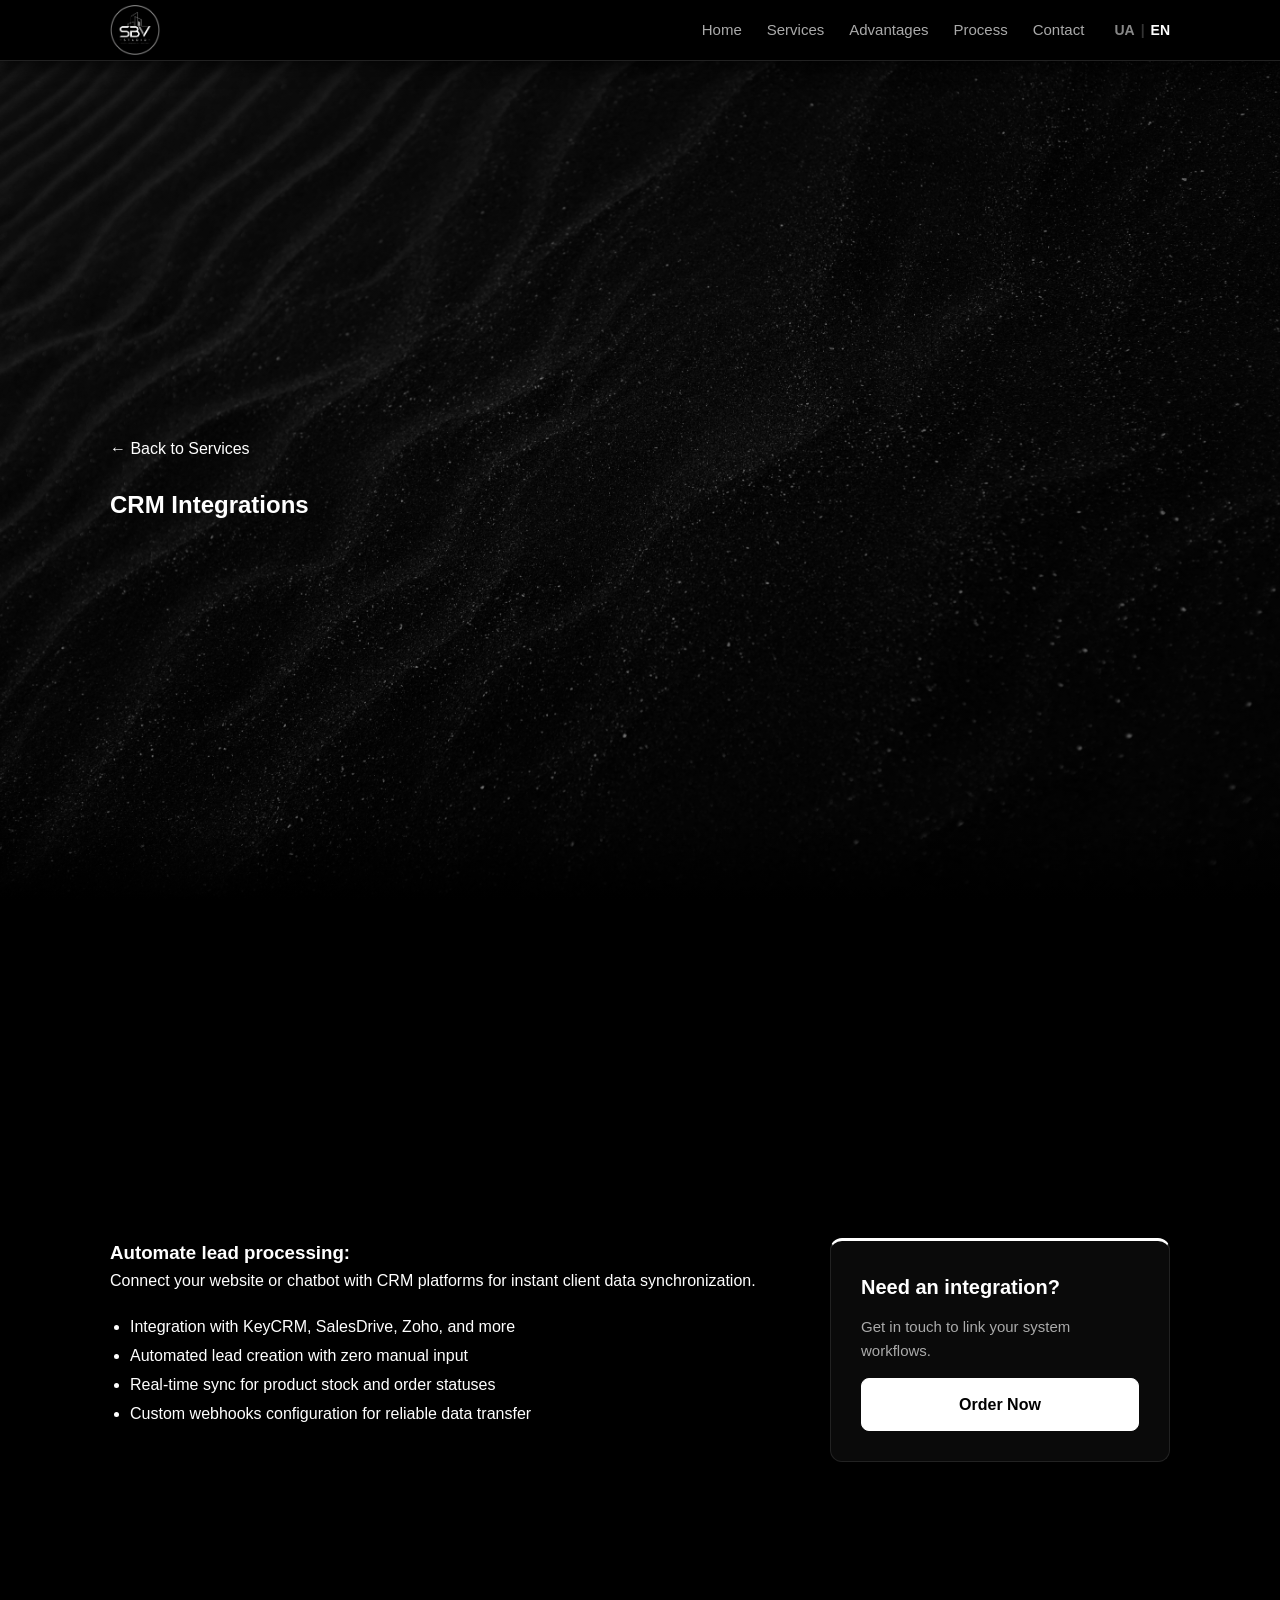
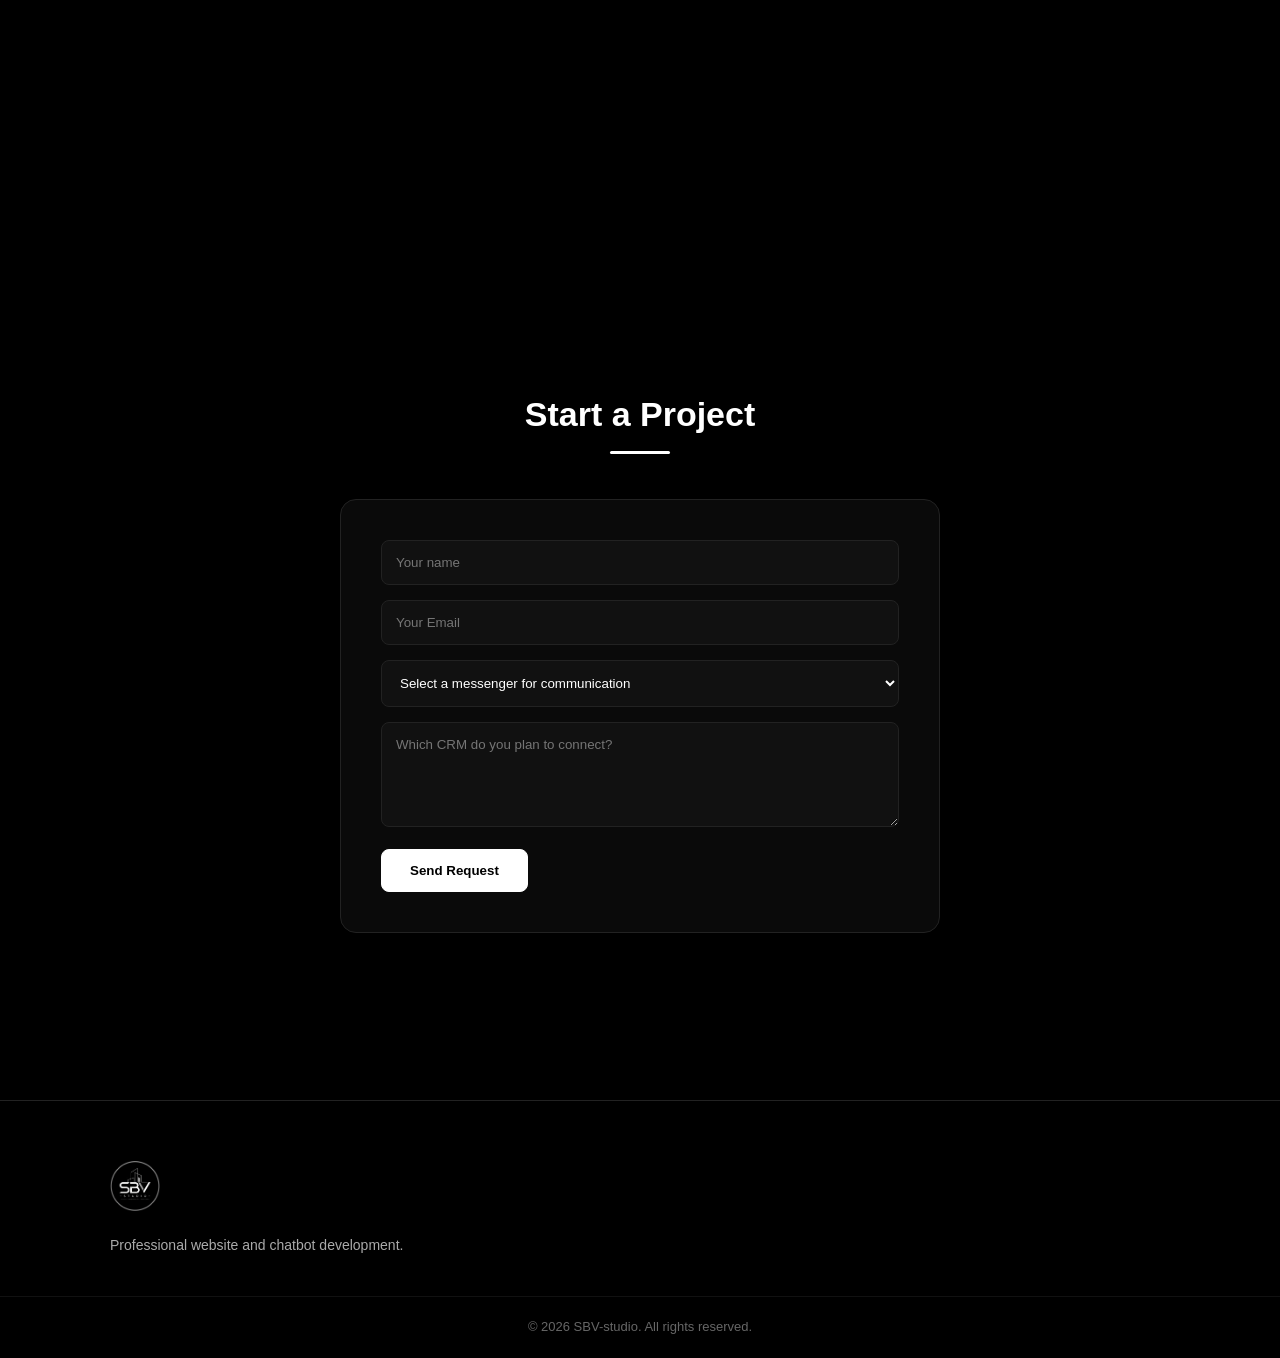
<file: pages/crm-integration-en.html>
<!DOCTYPE html>
<html lang="en">
<head>
    <!-- Google tag (gtag.js) -->
  <script async src="https://www.googletagmanager.com/gtag/js?id=G-XXXXXXXXXX"></script>
  <script>
    window.dataLayer = window.dataLayer || [];
    function gtag(){dataLayer.push(arguments);}
    gtag('js', new Date());

    gtag('config', 'G-HZL1RX96R7');
  </script>

  <meta charset="UTF-8">
  <meta name="viewport" content="width=device-width, initial-scale=1.0">
  <!-- ... остальной ваш код в head ... -->
  <meta charset="UTF-8">
  <meta name="viewport" content="width=device-width, initial-scale=1.0">
  <title>CRM Integrations | SBV-studio</title>
  <meta name="description" content="Automatic lead transmission from websites and bots to CRM systems (KeyCRM, SalesDrive, etc.).">
  <link rel="stylesheet" href="../style.css">
  <script src="../script.js" defer></script>
</head>
<body>

<header class="header">
  <div class="container nav">
    <a href="../index-en.html" class="logo"><img src="../assets/logo.png" alt="SBV-studio Logo" class="logo-img"></a>
    <div class="nav-right">
      <nav class="menu" id="menu">
        <a href="../index-en.html#hero">Home</a>
        <a href="../index-en.html#services">Services</a>
        <a href="../index-en.html#advantages">Advantages</a>
        <a href="../index-en.html#process">Process</a>
        <a href="#contact">Contact</a>
      </nav>
      <div class="lang-switch">
        <a href="crm-integration.html" class="lang-item">UA</a><span class="lang-divider">|</span>
        <span class="lang-item active">EN</span>
      </div>
      <button class="burger" id="burger" aria-label="Open menu"><span></span><span></span><span></span></button>
    </div>
  </div>
</header>

<section class="page-header">
  <div class="container">
    <a href="../index-en.html#services" class="back-link">&#8592; Back to Services</a>
    <h1>CRM Integrations</h1>
  </div>
</section>

<section class="service-detail-content">
  <div class="container">
    <div class="service-detail-grid">
      <div class="main-info">
        <h3>Automate lead processing:</h3>
        <p>Connect your website or chatbot with CRM platforms for instant client data synchronization.</p>
        <ul style="margin: 20px 0; padding-left: 20px; line-height: 1.8;">
          <li>Integration with KeyCRM, SalesDrive, Zoho, and more</li>
          <li>Automated lead creation with zero manual input</li>
          <li>Real-time sync for product stock and order statuses</li>
          <li>Custom webhooks configuration for reliable data transfer</li>
        </ul>
      </div>
      <div class="sidebar">
        <div class="card">
          <h4>Need an integration?</h4>
          <p>Get in touch to link your system workflows.</p>
          <a href="#contact" class="btn" style="display: block; text-align: center; margin-top: 15px;">Order Now</a>
        </div>
      </div>
    </div>
  </div>
</section>

<section id="contact">
  <div class="container">
    <h2>Start a Project</h2>
    <form action="https://formspree.io/f/mojzaedl" method="POST">
      <input type="text" name="name" placeholder="Your name" required>
      <input type="email" name="email" placeholder="Your Email" required>
      <select name="social_platform" id="social-platform" required>
        <option value="" disabled selected>Select a messenger for communication</option>
        <option value="Telegram">Telegram</option>
        <option value="Instagram">Instagram</option>
        <option value="Viber">Viber</option>
        <option value="Facebook">Facebook</option>
      </select>
      <div id="nickname-container" style="display: none;">
        <input type="text" name="nickname" id="nickname-input" placeholder="Your handle or phone number">
      </div>
      <textarea name="message" placeholder="Which CRM do you plan to connect?" rows="5"></textarea>
      <button type="submit" class="btn">Send Request</button>
      <p id="form-status" style="margin-top: 15px; font-weight: bold; display: none;"></p>
    </form>
  </div>
</section>

<footer class="footer">
  <div class="container footer-container">
    <div class="footer-brand">
      <a href="../index-en.html" class="footer-logo"><img src="../assets/logo.png" alt="SBV-studio Logo" class="logo-img"></a>
      <p>Professional website and chatbot development.</p>
    </div>
  </div>
  <div class="footer-bottom"><p>© 2026 SBV-studio. All rights reserved.</p></div>
</footer>

</body>
</html>
</file>
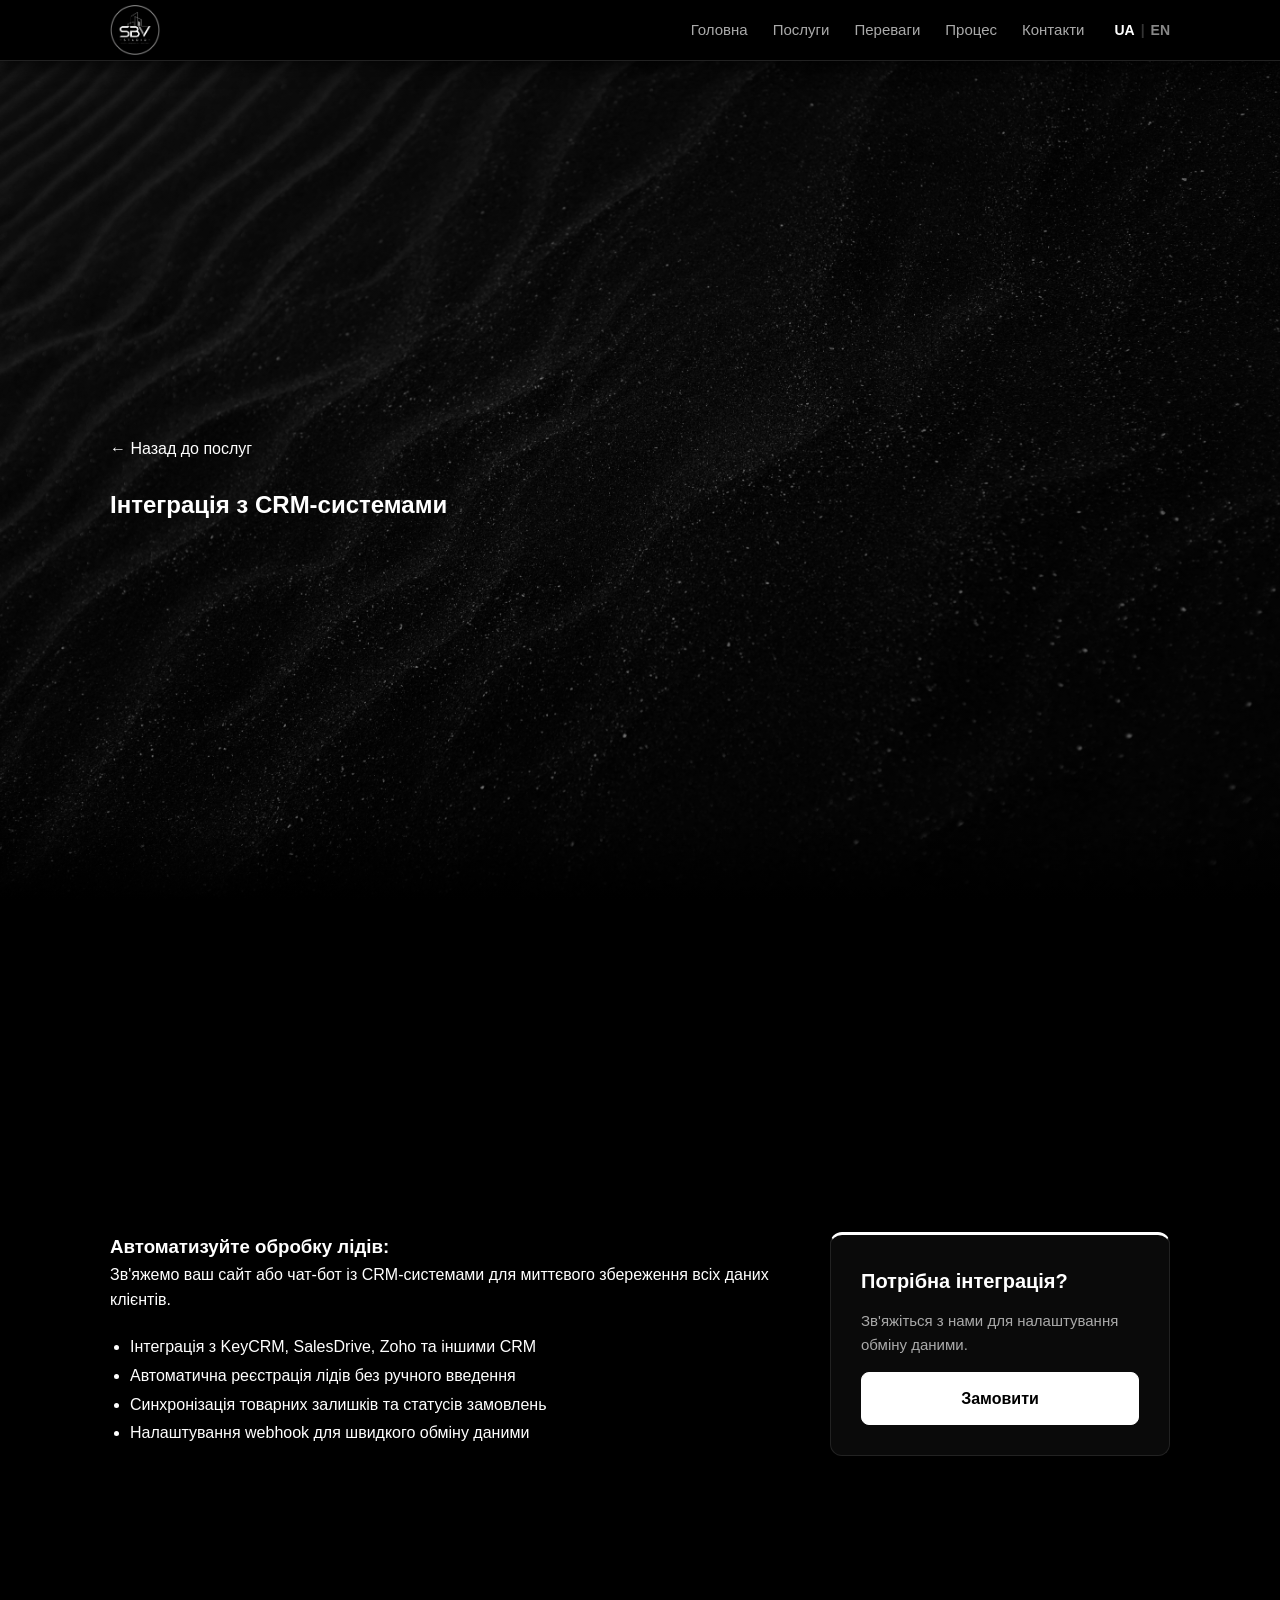
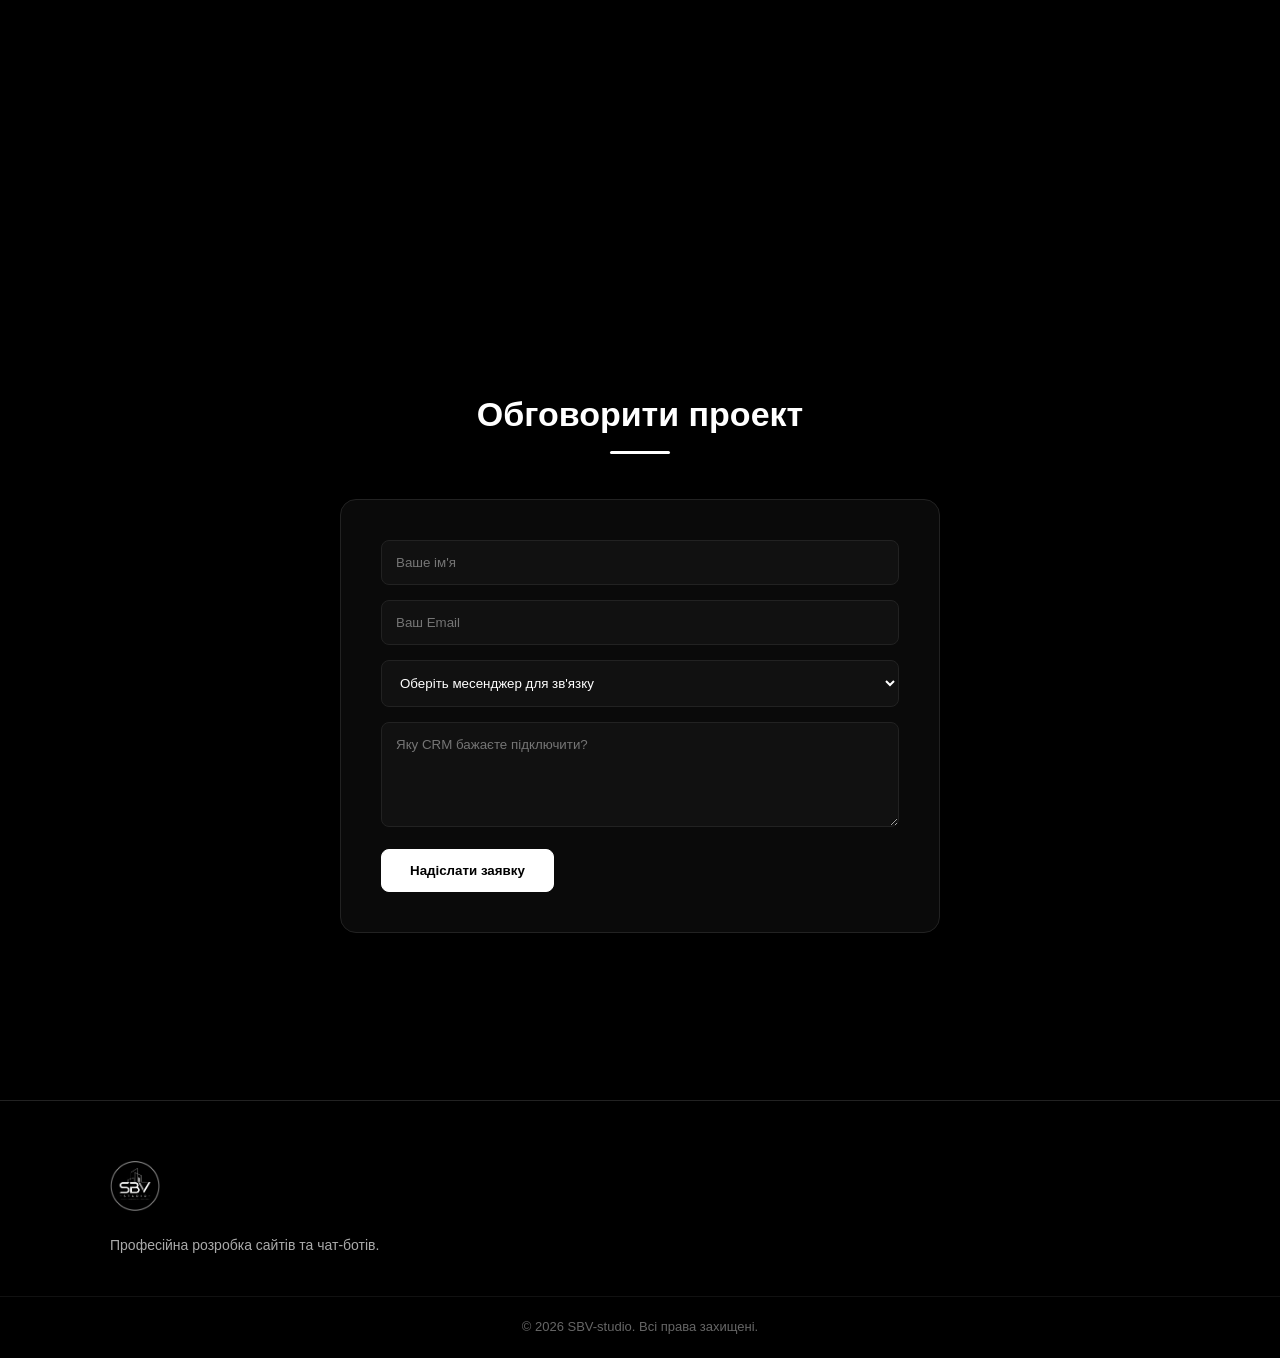
<file: pages/crm-integration.html>
<!DOCTYPE html>
<html lang="uk">
<head>
    <!-- Google tag (gtag.js) -->
  <script async src="https://www.googletagmanager.com/gtag/js?id=G-XXXXXXXXXX"></script>
  <script>
    window.dataLayer = window.dataLayer || [];
    function gtag(){dataLayer.push(arguments);}
    gtag('js', new Date());

    gtag('config', 'G-HZL1RX96R7');
  </script>

  <meta charset="UTF-8">
  <meta name="viewport" content="width=device-width, initial-scale=1.0">
  <!-- ... остальной ваш код в head ... -->
  <meta charset="UTF-8">
  <meta name="viewport" content="width=device-width, initial-scale=1.0">
  <title>Інтеграція з CRM | SBV-studio</title>
  <meta name="description" content="Автоматична передача заявок з сайтів та ботів у CRM-системи (KeyCRM, SalesDrive).">
  <link rel="stylesheet" href="../style.css">
  <script src="../script.js" defer></script>
</head>
<body>

<header class="header">
  <div class="container nav">
    <a href="../index.html" class="logo"><img src="../assets/logo.png" alt="SBV-studio Logo" class="logo-img"></a>
    <div class="nav-right">
      <nav class="menu" id="menu">
        <a href="../index.html#hero">Головна</a>
        <a href="../index.html#services">Послуги</a>
        <a href="../index.html#advantages">Переваги</a>
        <a href="../index.html#process">Процес</a>
        <a href="#contact">Контакти</a>
      </nav>
      <div class="lang-switch">
        <span class="lang-item active">UA</span><span class="lang-divider">|</span>
        <a href="crm-integration-en.html" class="lang-item">EN</a>
      </div>
      <button class="burger" id="burger" aria-label="Відкрити меню"><span></span><span></span><span></span></button>
    </div>
  </div>
</header>

<section class="page-header">
  <div class="container">
    <a href="../index.html#services" class="back-link">&#8592; Назад до послуг</a>
    <h1>Інтеграція з CRM-системами</h1>
  </div>
</section>

<section class="service-detail-content">
  <div class="container">
    <div class="service-detail-grid">
      <div class="main-info">
        <h3>Автоматизуйте обробку лідів:</h3>
        <p>Зв'яжемо ваш сайт або чат-бот із CRM-системами для миттєвого збереження всіх даних клієнтів.</p>
        <ul style="margin: 20px 0; padding-left: 20px; line-height: 1.8;">
          <li>Інтеграція з KeyCRM, SalesDrive, Zoho та іншими CRM</li>
          <li>Автоматична реєстрація лідів без ручного введення</li>
          <li>Синхронізація товарних залишків та статусів замовлень</li>
          <li>Налаштування webhook для швидкого обміну даними</li>
        </ul>
      </div>
      <div class="sidebar">
        <div class="card">
          <h4>Потрібна інтеграція?</h4>
          <p>Зв'яжіться з нами для налаштування обміну даними.</p>
          <a href="#contact" class="btn" style="display: block; text-align: center; margin-top: 15px;">Замовити</a>
        </div>
      </div>
    </div>
  </div>
</section>

<section id="contact">
  <div class="container">
    <h2>Обговорити проект</h2>
    <form action="https://formspree.io/f/mojzaedl" method="POST">
      <input type="text" name="name" placeholder="Ваше ім'я" required>
      <input type="email" name="email" placeholder="Ваш Email" required>
      <select name="social_platform" id="social-platform" required>
        <option value="" disabled selected>Оберіть месенджер для зв'язку</option>
        <option value="Telegram">Telegram</option>
        <option value="Instagram">Instagram</option>
        <option value="Viber">Viber</option>
        <option value="Facebook">Facebook</option>
      </select>
      <div id="nickname-container" style="display: none;">
        <input type="text" name="nickname" id="nickname-input" placeholder="Ваш нікнейм або номер">
      </div>
      <textarea name="message" placeholder="Яку CRM бажаєте підключити?" rows="5"></textarea>
      <button type="submit" class="btn">Надіслати заявку</button>
      <p id="form-status" style="margin-top: 15px; font-weight: bold; display: none;"></p>
    </form>
  </div>
</section>

<footer class="footer">
  <div class="container footer-container">
    <div class="footer-brand">
      <a href="../index.html" class="footer-logo"><img src="../assets/logo.png" alt="SBV-studio Logo" class="logo-img"></a>
      <p>Професійна розробка сайтів та чат-ботів.</p>
    </div>
  </div>
  <div class="footer-bottom"><p>© 2026 SBV-studio. Всі права захищені.</p></div>
</footer>

</body>
</html>
</file>
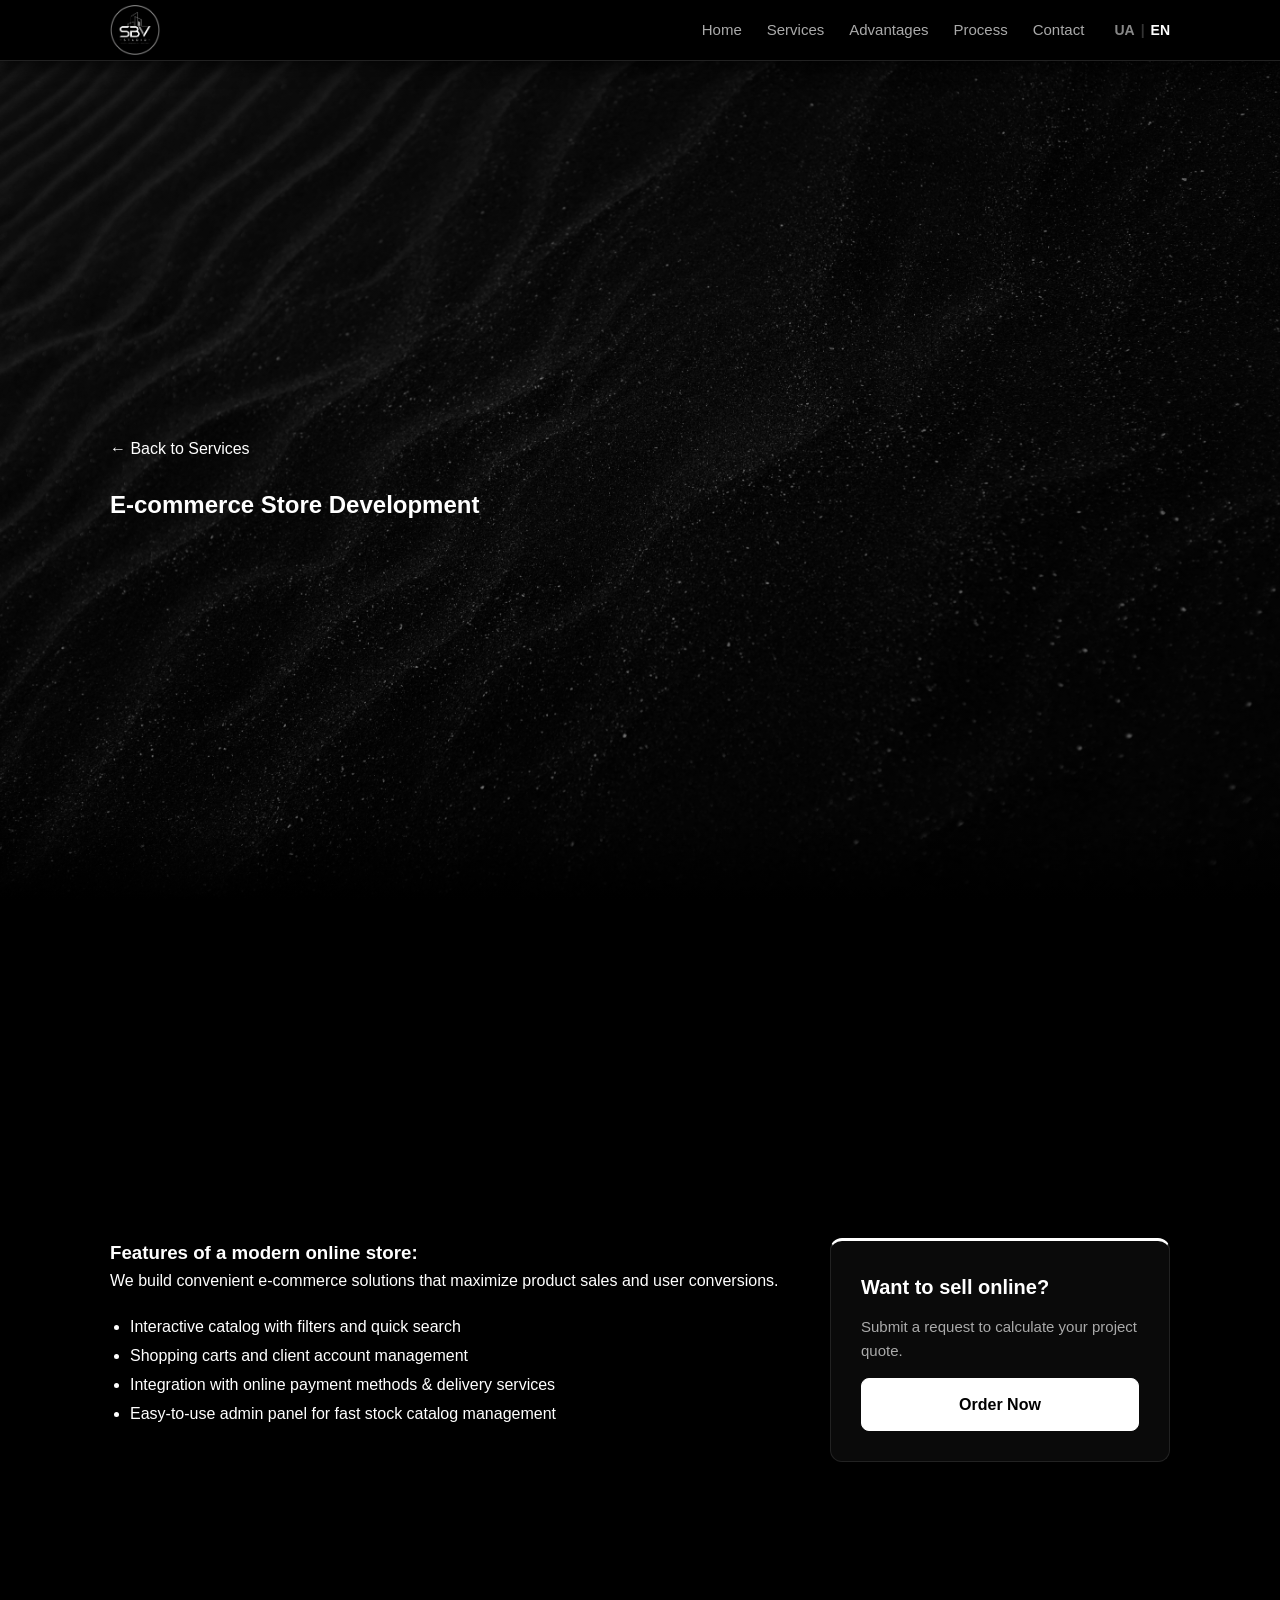
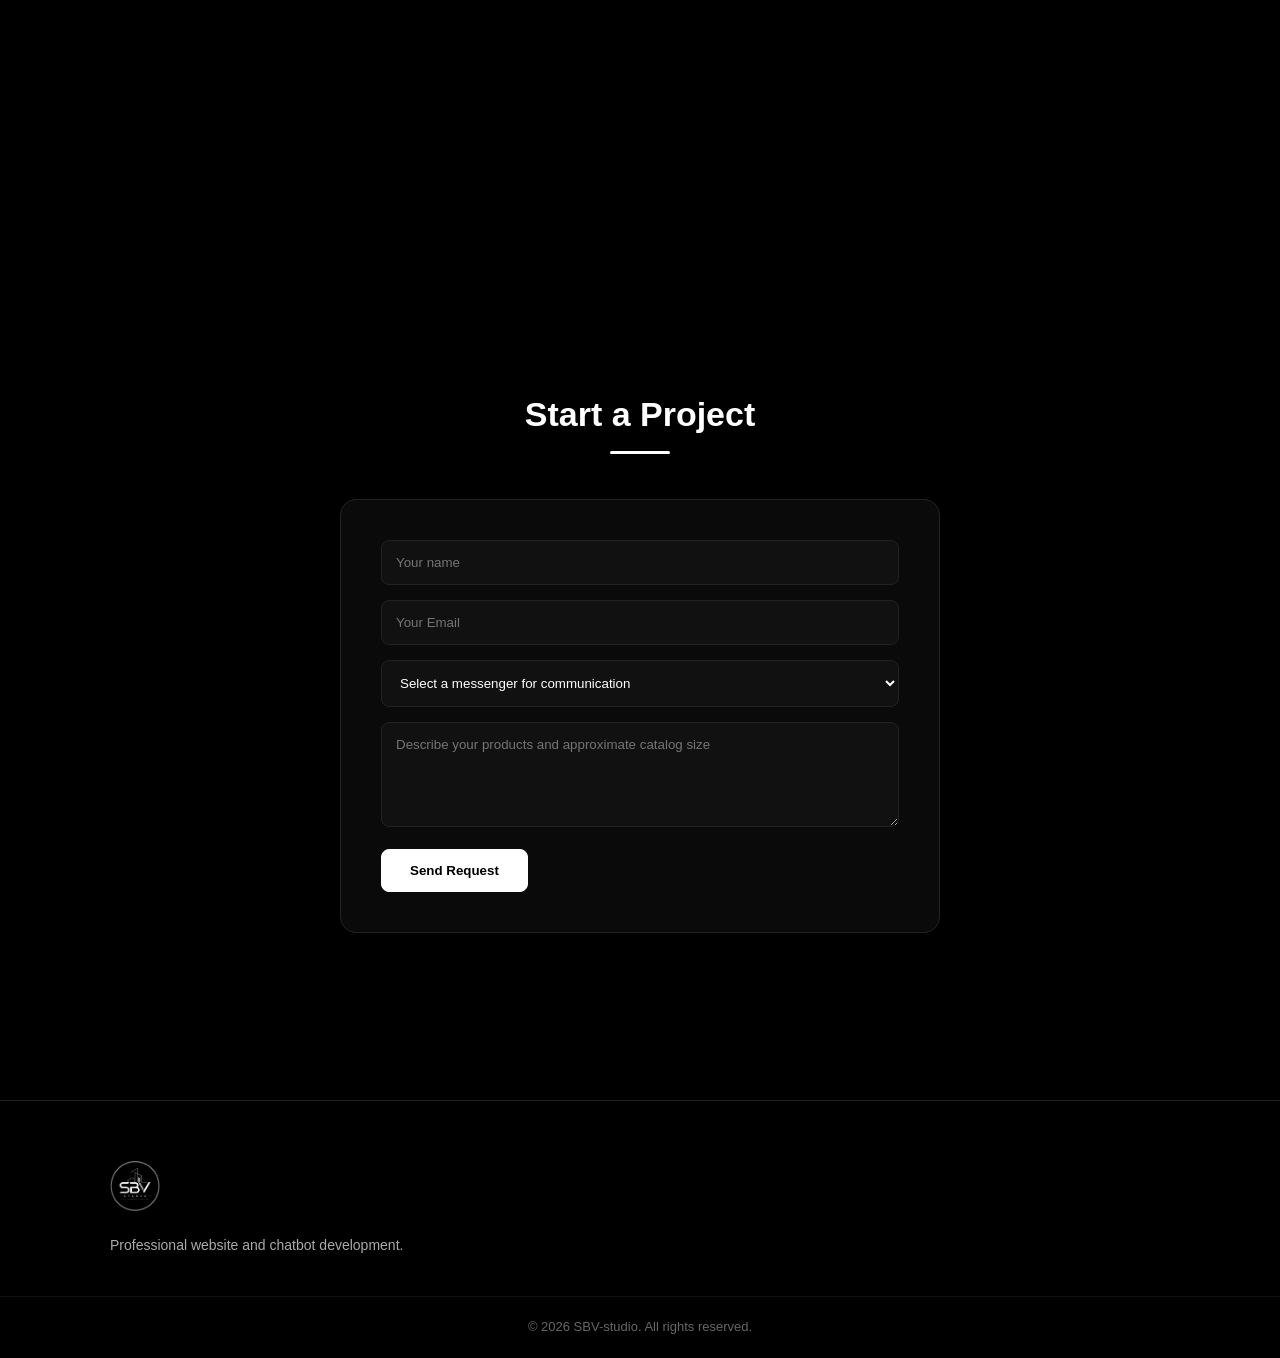
<file: pages/ecommerce-en.html>
<!DOCTYPE html>
<html lang="en">
<head>
    <!-- Google tag (gtag.js) -->
  <script async src="https://www.googletagmanager.com/gtag/js?id=G-XXXXXXXXXX"></script>
  <script>
    window.dataLayer = window.dataLayer || [];
    function gtag(){dataLayer.push(arguments);}
    gtag('js', new Date());

    gtag('config', 'G-HZL1RX96R7');
  </script>

  <meta charset="UTF-8">
  <meta name="viewport" content="width=device-width, initial-scale=1.0">
  <!-- ... остальной ваш код в head ... -->
  <meta charset="UTF-8">
  <meta name="viewport" content="width=device-width, initial-scale=1.0">
  <title>E-commerce Development | SBV-studio</title>
  <meta name="description" content="High-performance online store creation with advanced filters, carts, and user admin panels.">
  <link rel="stylesheet" href="../style.css">
  <script src="../script.js" defer></script>
</head>
<body>

<header class="header">
  <div class="container nav">
    <a href="../index-en.html" class="logo"><img src="../assets/logo.png" alt="SBV-studio Logo" class="logo-img"></a>
    <div class="nav-right">
      <nav class="menu" id="menu">
        <a href="../index-en.html#hero">Home</a>
        <a href="../index-en.html#services">Services</a>
        <a href="../index-en.html#advantages">Advantages</a>
        <a href="../index-en.html#process">Process</a>
        <a href="#contact">Contact</a>
      </nav>
      <div class="lang-switch">
        <a href="ecommerce.html" class="lang-item">UA</a><span class="lang-divider">|</span>
        <span class="lang-item active">EN</span>
      </div>
      <button class="burger" id="burger" aria-label="Open menu"><span></span><span></span><span></span></button>
    </div>
  </div>
</header>

<section class="page-header">
  <div class="container">
    <a href="../index-en.html#services" class="back-link">&#8592; Back to Services</a>
    <h1>E-commerce Store Development</h1>
  </div>
</section>

<section class="service-detail-content">
  <div class="container">
    <div class="service-detail-grid">
      <div class="main-info">
        <h3>Features of a modern online store:</h3>
        <p>We build convenient e-commerce solutions that maximize product sales and user conversions.</p>
        <ul style="margin: 20px 0; padding-left: 20px; line-height: 1.8;">
          <li>Interactive catalog with filters and quick search</li>
          <li>Shopping carts and client account management</li>
          <li>Integration with online payment methods & delivery services</li>
          <li>Easy-to-use admin panel for fast stock catalog management</li>
        </ul>
      </div>
      <div class="sidebar">
        <div class="card">
          <h4>Want to sell online?</h4>
          <p>Submit a request to calculate your project quote.</p>
          <a href="#contact" class="btn" style="display: block; text-align: center; margin-top: 15px;">Order Now</a>
        </div>
      </div>
    </div>
  </div>
</section>

<section id="contact">
  <div class="container">
    <h2>Start a Project</h2>
    <form action="https://formspree.io/f/mojzaedl" method="POST">
      <input type="text" name="name" placeholder="Your name" required>
      <input type="email" name="email" placeholder="Your Email" required>
      <select name="social_platform" id="social-platform" required>
        <option value="" disabled selected>Select a messenger for communication</option>
        <option value="Telegram">Telegram</option>
        <option value="Instagram">Instagram</option>
        <option value="Viber">Viber</option>
        <option value="Facebook">Facebook</option>
      </select>
      <div id="nickname-container" style="display: none;">
        <input type="text" name="nickname" id="nickname-input" placeholder="Your handle or phone number">
      </div>
      <textarea name="message" placeholder="Describe your products and approximate catalog size" rows="5"></textarea>
      <button type="submit" class="btn">Send Request</button>
      <p id="form-status" style="margin-top: 15px; font-weight: bold; display: none;"></p>
    </form>
  </div>
</section>

<footer class="footer">
  <div class="container footer-container">
    <div class="footer-brand">
      <a href="../index-en.html" class="footer-logo"><img src="../assets/logo.png" alt="SBV-studio Logo" class="logo-img"></a>
      <p>Professional website and chatbot development.</p>
    </div>
  </div>
  <div class="footer-bottom"><p>© 2026 SBV-studio. All rights reserved.</p></div>
</footer>

</body>
</html>
</file>
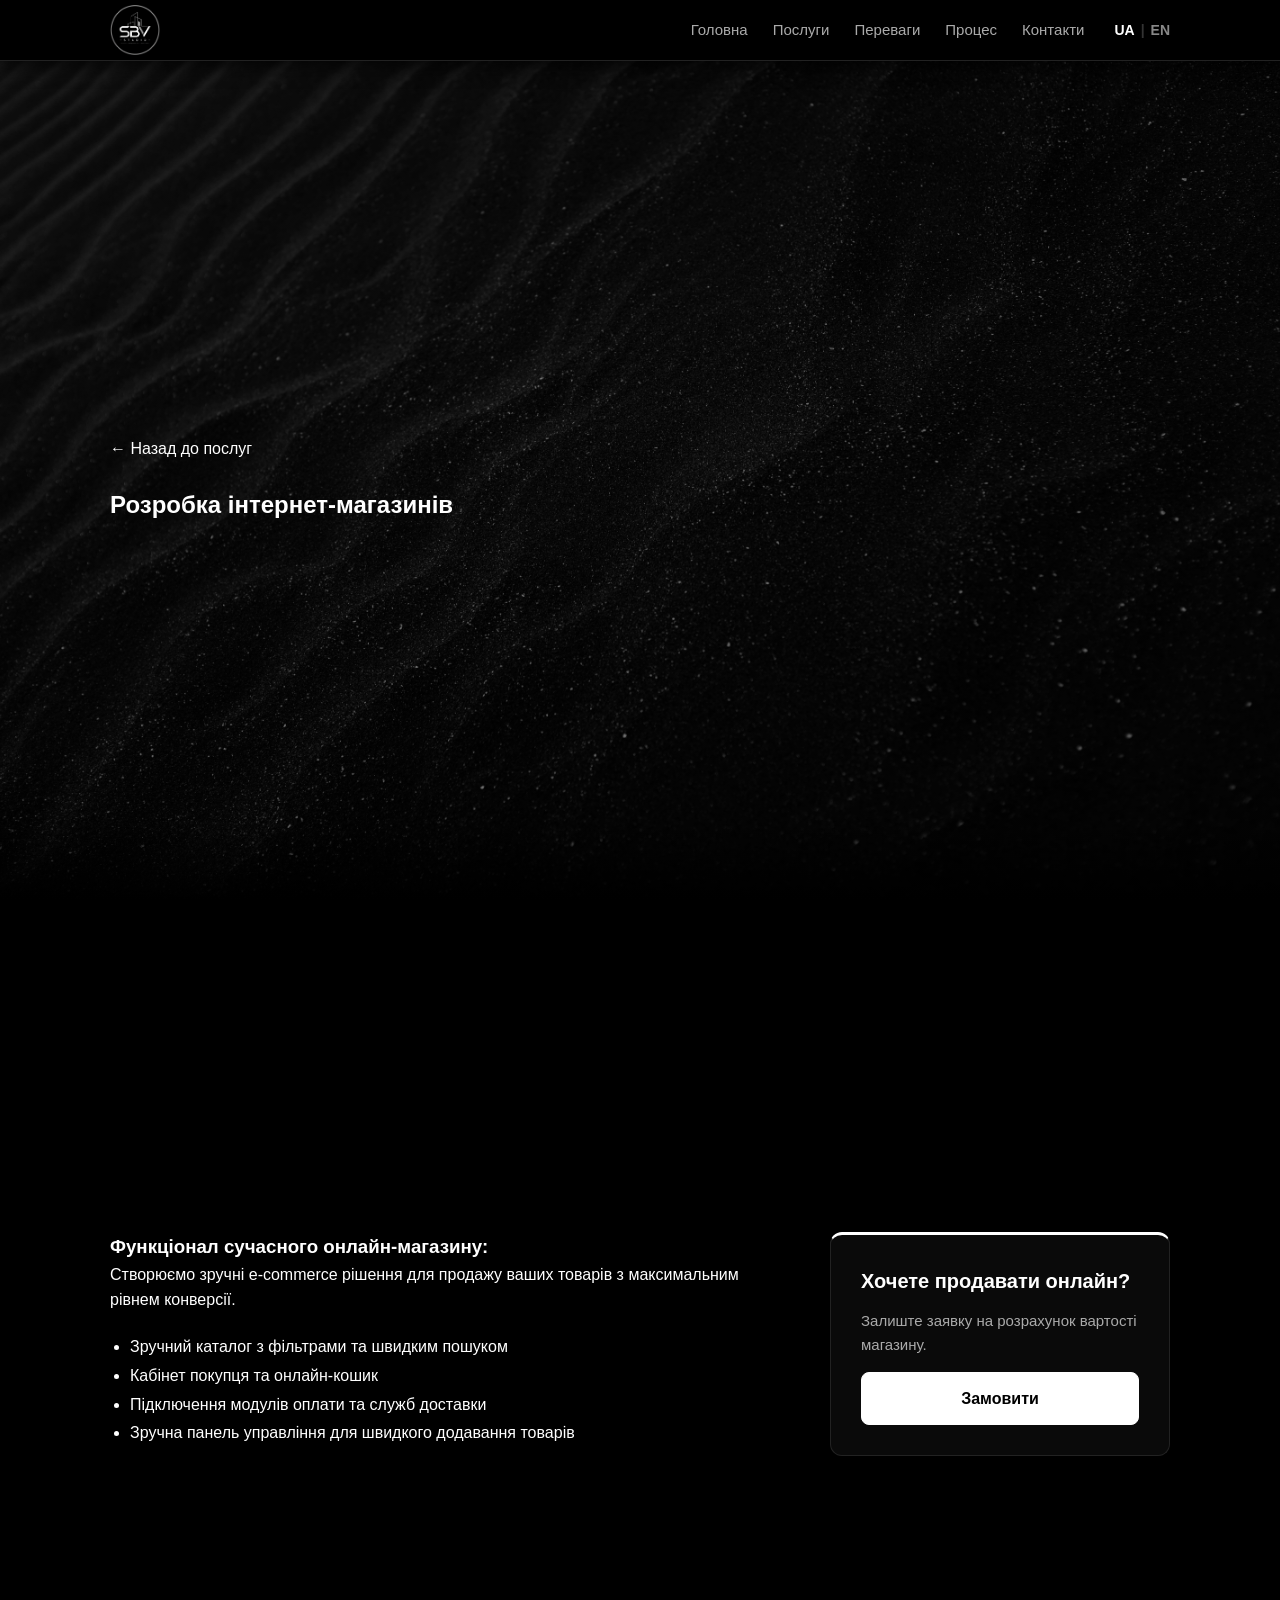
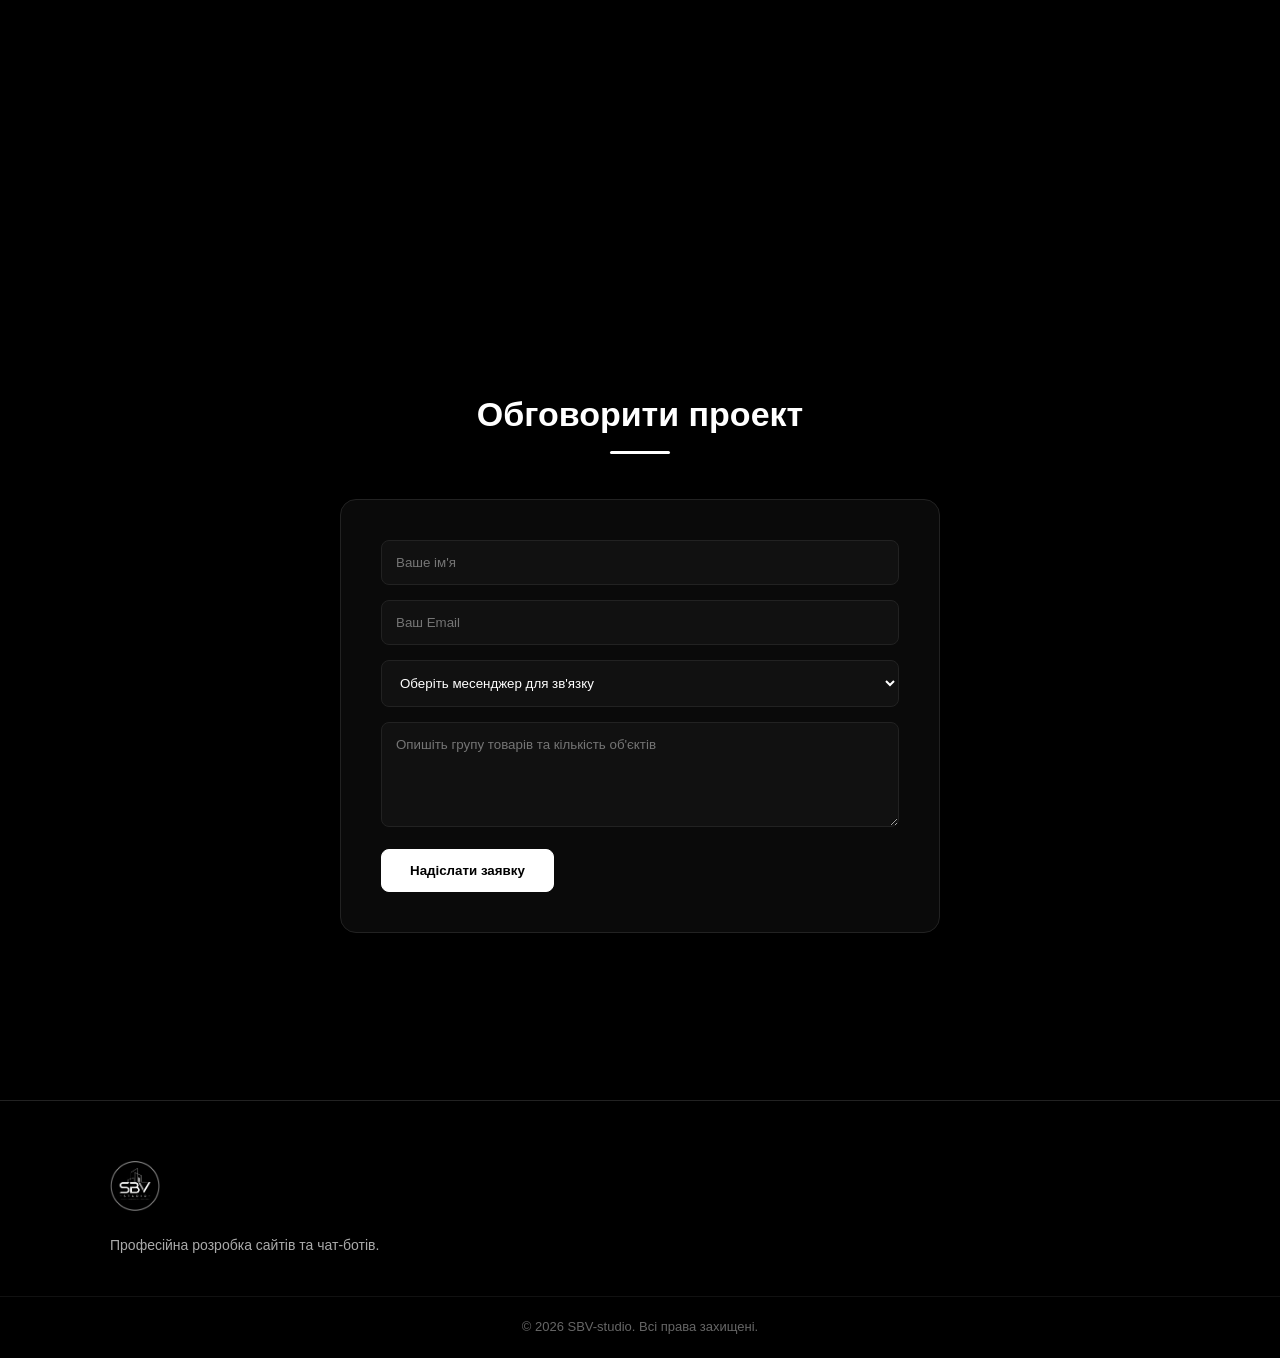
<file: pages/ecommerce.html>
<!DOCTYPE html>
<html lang="uk">
<head>
    <!-- Google tag (gtag.js) -->
  <script async src="https://www.googletagmanager.com/gtag/js?id=G-XXXXXXXXXX"></script>
  <script>
    window.dataLayer = window.dataLayer || [];
    function gtag(){dataLayer.push(arguments);}
    gtag('js', new Date());

    gtag('config', 'G-HZL1RX96R7');
  </script>

  <meta charset="UTF-8">
  <meta name="viewport" content="width=device-width, initial-scale=1.0">
  <!-- ... остальной ваш код в head ... -->
  <meta charset="UTF-8">
  <meta name="viewport" content="width=device-width, initial-scale=1.0">
  <title>Інтернет-магазини | SBV-studio</title>
  <meta name="description" content="Розробка сучасних швидких інтернет-магазинів з фільтрами, кошиком та зручною адмін-панеллю.">
  <link rel="stylesheet" href="../style.css">
  <script src="../script.js" defer></script>
</head>
<body>

<header class="header">
  <div class="container nav">
    <a href="../index.html" class="logo"><img src="../assets/logo.png" alt="SBV-studio Logo" class="logo-img"></a>
    <div class="nav-right">
      <nav class="menu" id="menu">
        <a href="../index.html#hero">Головна</a>
        <a href="../index.html#services">Послуги</a>
        <a href="../index.html#advantages">Переваги</a>
        <a href="../index.html#process">Процес</a>
        <a href="#contact">Контакти</a>
      </nav>
      <div class="lang-switch">
        <span class="lang-item active">UA</span><span class="lang-divider">|</span>
        <a href="ecommerce-en.html" class="lang-item">EN</a>
      </div>
      <button class="burger" id="burger" aria-label="Відкрити меню"><span></span><span></span><span></span></button>
    </div>
  </div>
</header>

<section class="page-header">
  <div class="container">
    <a href="../index.html#services" class="back-link">&#8592; Назад до послуг</a>
    <h1>Розробка інтернет-магазинів</h1>
  </div>
</section>

<section class="service-detail-content">
  <div class="container">
    <div class="service-detail-grid">
      <div class="main-info">
        <h3>Функціонал сучасного онлайн-магазину:</h3>
        <p>Створюємо зручні e-commerce рішення для продажу ваших товарів з максимальним рівнем конверсії.</p>
        <ul style="margin: 20px 0; padding-left: 20px; line-height: 1.8;">
          <li>Зручний каталог з фільтрами та швидким пошуком</li>
          <li>Кабінет покупця та онлайн-кошик</li>
          <li>Підключення модулів оплати та служб доставки</li>
          <li>Зручна панель управління для швидкого додавання товарів</li>
        </ul>
      </div>
      <div class="sidebar">
        <div class="card">
          <h4>Хочете продавати онлайн?</h4>
          <p>Залиште заявку на розрахунок вартості магазину.</p>
          <a href="#contact" class="btn" style="display: block; text-align: center; margin-top: 15px;">Замовити</a>
        </div>
      </div>
    </div>
  </div>
</section>

<section id="contact">
  <div class="container">
    <h2>Обговорити проект</h2>
    <form action="https://formspree.io/f/mojzaedl" method="POST">
      <input type="text" name="name" placeholder="Ваше ім'я" required>
      <input type="email" name="email" placeholder="Ваш Email" required>
      <select name="social_platform" id="social-platform" required>
        <option value="" disabled selected>Оберіть месенджер для зв'язку</option>
        <option value="Telegram">Telegram</option>
        <option value="Instagram">Instagram</option>
        <option value="Viber">Viber</option>
        <option value="Facebook">Facebook</option>
      </select>
      <div id="nickname-container" style="display: none;">
        <input type="text" name="nickname" id="nickname-input" placeholder="Ваш нікнейм або номер">
      </div>
      <textarea name="message" placeholder="Опишіть групу товарів та кількість об'єктів" rows="5"></textarea>
      <button type="submit" class="btn">Надіслати заявку</button>
      <p id="form-status" style="margin-top: 15px; font-weight: bold; display: none;"></p>
    </form>
  </div>
</section>

<footer class="footer">
  <div class="container footer-container">
    <div class="footer-brand">
      <a href="../index.html" class="footer-logo"><img src="../assets/logo.png" alt="SBV-studio Logo" class="logo-img"></a>
      <p>Професійна розробка сайтів та чат-ботів.</p>
    </div>
  </div>
  <div class="footer-bottom"><p>© 2026 SBV-studio. Всі права захищені.</p></div>
</footer>

</body>
</html>
</file>
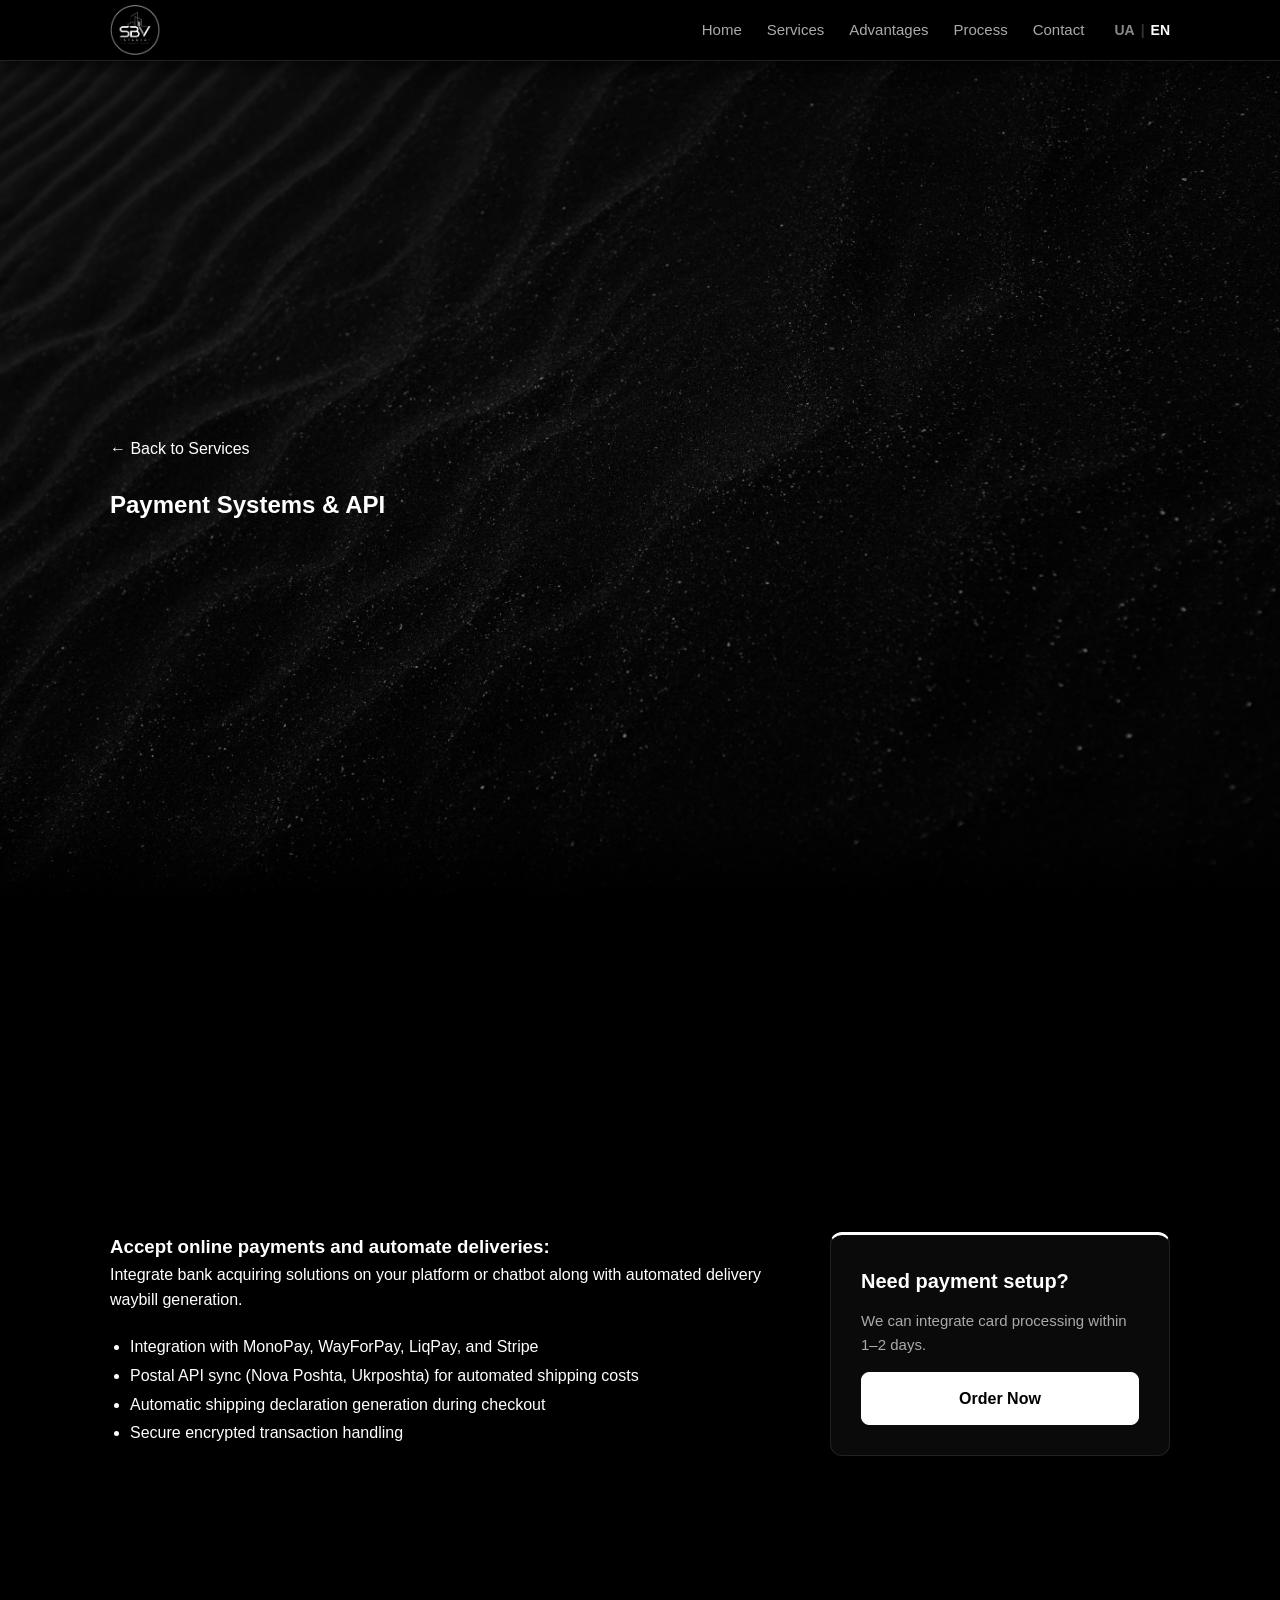
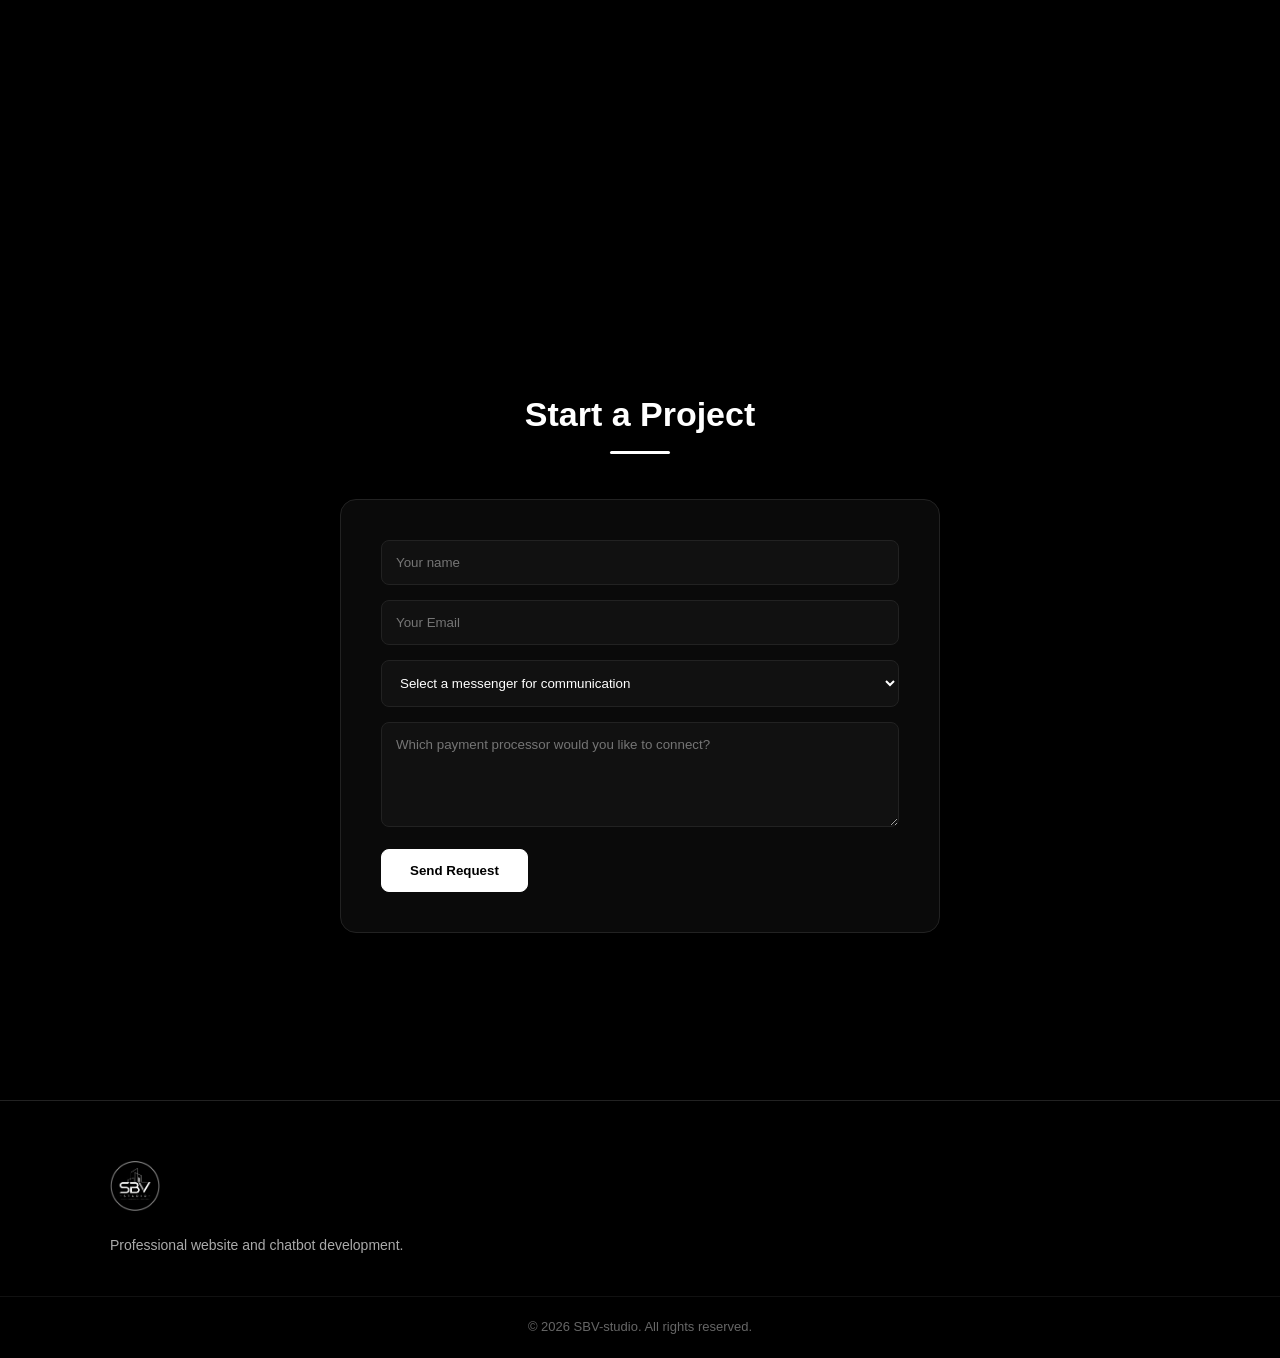
<file: pages/payments-api-en.html>
<!DOCTYPE html>
<html lang="en">
<head>
    <!-- Google tag (gtag.js) -->
  <script async src="https://www.googletagmanager.com/gtag/js?id=G-XXXXXXXXXX"></script>
  <script>
    window.dataLayer = window.dataLayer || [];
    function gtag(){dataLayer.push(arguments);}
    gtag('js', new Date());

    gtag('config', 'G-HZL1RX96R7');
  </script>

  <meta charset="UTF-8">
  <meta name="viewport" content="width=device-width, initial-scale=1.0">
  <!-- ... остальной ваш код в head ... -->
  <meta charset="UTF-8">
  <meta name="viewport" content="width=device-width, initial-scale=1.0">
  <title>Payment Systems & API | SBV-studio</title>
  <meta name="description" content="Integration of MonoPay, WayForPay, LiqPay acquiring, Stripe, and delivery APIs.">
  <link rel="stylesheet" href="../style.css">
  <script src="../script.js" defer></script>
</head>
<body>

<header class="header">
  <div class="container nav">
    <a href="../index-en.html" class="logo"><img src="../assets/logo.png" alt="SBV-studio Logo" class="logo-img"></a>
    <div class="nav-right">
      <nav class="menu" id="menu">
        <a href="../index-en.html#hero">Home</a>
        <a href="../index-en.html#services">Services</a>
        <a href="../index-en.html#advantages">Advantages</a>
        <a href="../index-en.html#process">Process</a>
        <a href="#contact">Contact</a>
      </nav>
      <div class="lang-switch">
        <a href="payments-api.html" class="lang-item">UA</a><span class="lang-divider">|</span>
        <span class="lang-item active">EN</span>
      </div>
      <button class="burger" id="burger" aria-label="Open menu"><span></span><span></span><span></span></button>
    </div>
  </div>
</header>

<section class="page-header">
  <div class="container">
    <a href="../index-en.html#services" class="back-link">&#8592; Back to Services</a>
    <h1>Payment Systems & API</h1>
  </div>
</section>

<section class="service-detail-content">
  <div class="container">
    <div class="service-detail-grid">
      <div class="main-info">
        <h3>Accept online payments and automate deliveries:</h3>
        <p>Integrate bank acquiring solutions on your platform or chatbot along with automated delivery waybill generation.</p>
        <ul style="margin: 20px 0; padding-left: 20px; line-height: 1.8;">
          <li>Integration with MonoPay, WayForPay, LiqPay, and Stripe</li>
          <li>Postal API sync (Nova Poshta, Ukrposhta) for automated shipping costs</li>
          <li>Automatic shipping declaration generation during checkout</li>
          <li>Secure encrypted transaction handling</li>
        </ul>
      </div>
      <div class="sidebar">
        <div class="card">
          <h4>Need payment setup?</h4>
          <p>We can integrate card processing within 1–2 days.</p>
          <a href="#contact" class="btn" style="display: block; text-align: center; margin-top: 15px;">Order Now</a>
        </div>
      </div>
    </div>
  </div>
</section>

<section id="contact">
  <div class="container">
    <h2>Start a Project</h2>
    <form action="https://formspree.io/f/mojzaedl" method="POST">
      <input type="text" name="name" placeholder="Your name" required>
      <input type="email" name="email" placeholder="Your Email" required>
      <select name="social_platform" id="social-platform" required>
        <option value="" disabled selected>Select a messenger for communication</option>
        <option value="Telegram">Telegram</option>
        <option value="Instagram">Instagram</option>
        <option value="Viber">Viber</option>
        <option value="Facebook">Facebook</option>
      </select>
      <div id="nickname-container" style="display: none;">
        <input type="text" name="nickname" id="nickname-input" placeholder="Your handle or phone number">
      </div>
      <textarea name="message" placeholder="Which payment processor would you like to connect?" rows="5"></textarea>
      <button type="submit" class="btn">Send Request</button>
      <p id="form-status" style="margin-top: 15px; font-weight: bold; display: none;"></p>
    </form>
  </div>
</section>

<footer class="footer">
  <div class="container footer-container">
    <div class="footer-brand">
      <a href="../index-en.html" class="footer-logo"><img src="../assets/logo.png" alt="SBV-studio Logo" class="logo-img"></a>
      <p>Professional website and chatbot development.</p>
    </div>
  </div>
  <div class="footer-bottom"><p>© 2026 SBV-studio. All rights reserved.</p></div>
</footer>

</body>
</html>
</file>
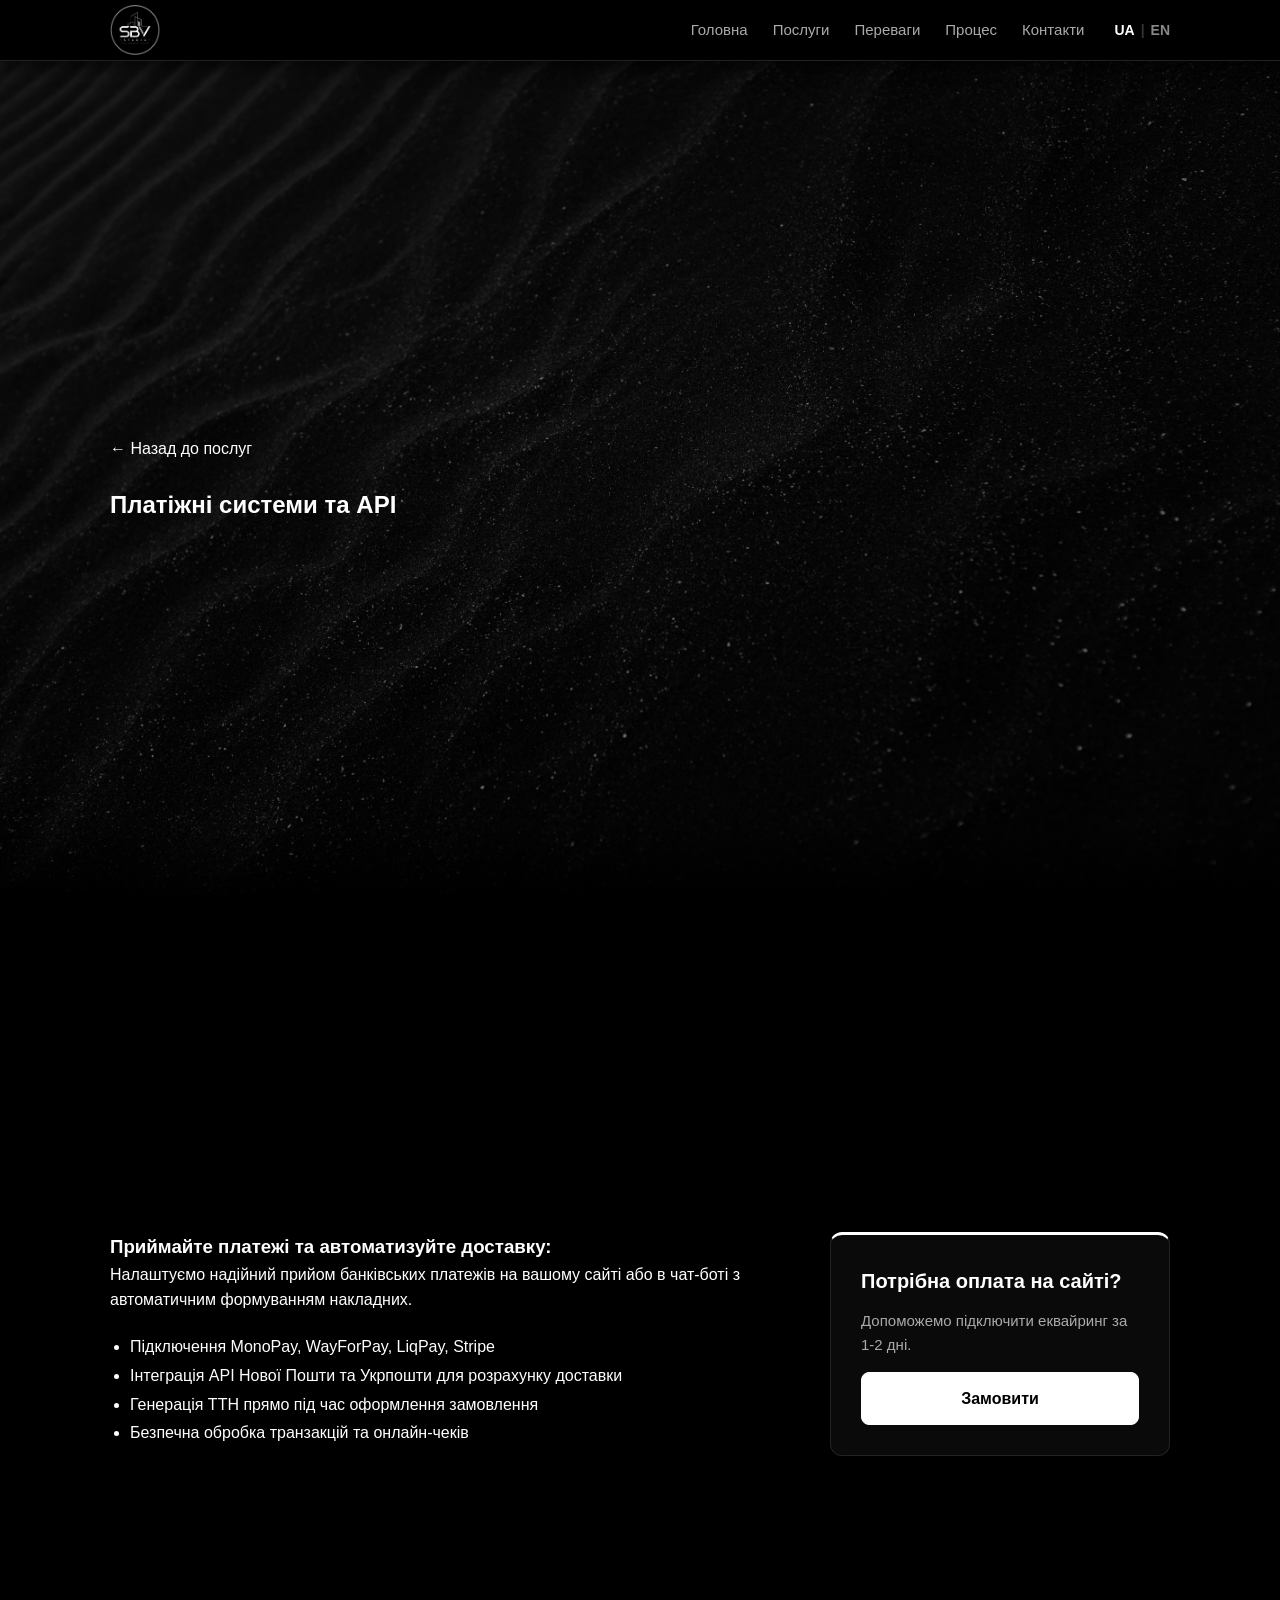
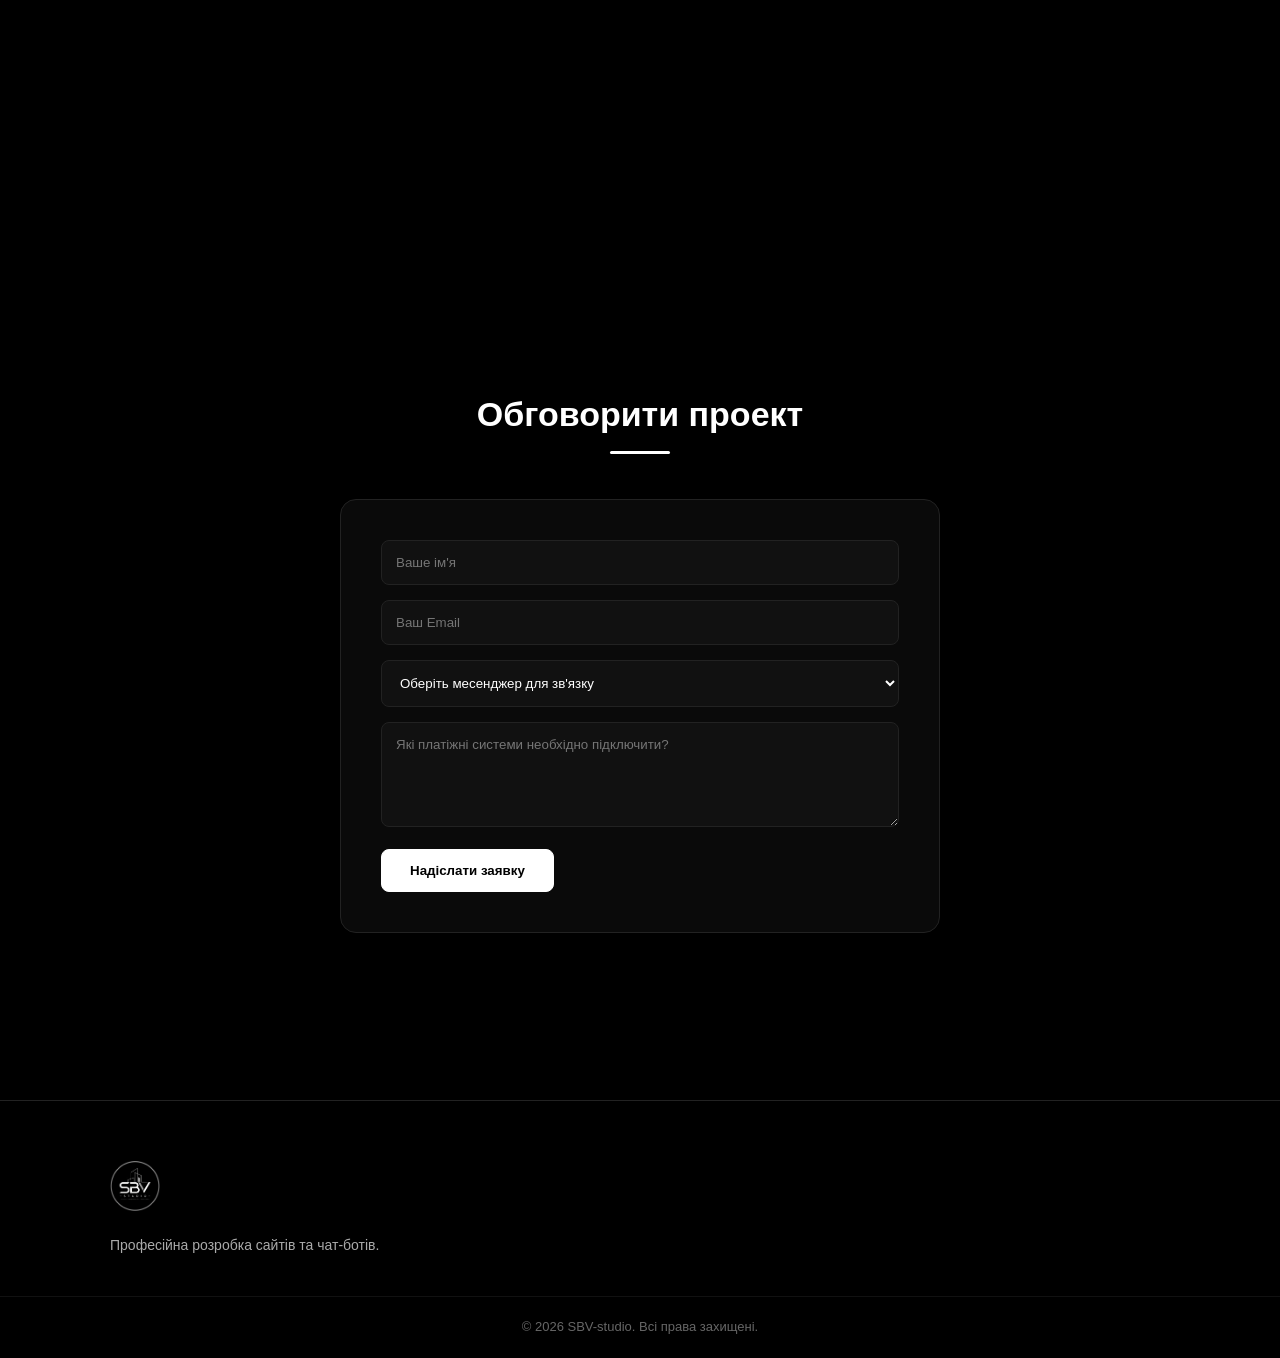
<file: pages/payments-api.html>
<!DOCTYPE html>
<html lang="uk">
<head>
    <!-- Google tag (gtag.js) -->
  <script async src="https://www.googletagmanager.com/gtag/js?id=G-XXXXXXXXXX"></script>
  <script>
    window.dataLayer = window.dataLayer || [];
    function gtag(){dataLayer.push(arguments);}
    gtag('js', new Date());

    gtag('config', 'G-HZL1RX96R7');
  </script>

  <meta charset="UTF-8">
  <meta name="viewport" content="width=device-width, initial-scale=1.0">
  <!-- ... остальной ваш код в head ... -->
  <meta charset="UTF-8">
  <meta name="viewport" content="width=device-width, initial-scale=1.0">
  <title>Оплата та API інтеграції | SBV-studio</title>
  <meta name="description" content="Підключення еквайрингу MonoPay, WayForPay, LiqPay та API служб доставки.">
  <link rel="stylesheet" href="../style.css">
  <script src="../script.js" defer></script>
</head>
<body>

<header class="header">
  <div class="container nav">
    <a href="../index.html" class="logo"><img src="../assets/logo.png" alt="SBV-studio Logo" class="logo-img"></a>
    <div class="nav-right">
      <nav class="menu" id="menu">
        <a href="../index.html#hero">Головна</a>
        <a href="../index.html#services">Послуги</a>
        <a href="../index.html#advantages">Переваги</a>
        <a href="../index.html#process">Процес</a>
        <a href="#contact">Контакти</a>
      </nav>
      <div class="lang-switch">
        <span class="lang-item active">UA</span><span class="lang-divider">|</span>
        <a href="payments-api-en.html" class="lang-item">EN</a>
      </div>
      <button class="burger" id="burger" aria-label="Відкрити меню"><span></span><span></span><span></span></button>
    </div>
  </div>
</header>

<section class="page-header">
  <div class="container">
    <a href="../index.html#services" class="back-link">&#8592; Назад до послуг</a>
    <h1>Платіжні системи та API</h1>
  </div>
</section>

<section class="service-detail-content">
  <div class="container">
    <div class="service-detail-grid">
      <div class="main-info">
        <h3>Приймайте платежі та автоматизуйте доставку:</h3>
        <p>Налаштуємо надійний прийом банківських платежів на вашому сайті або в чат-боті з автоматичним формуванням накладних.</p>
        <ul style="margin: 20px 0; padding-left: 20px; line-height: 1.8;">
          <li>Підключення MonoPay, WayForPay, LiqPay, Stripe</li>
          <li>Інтеграція API Нової Пошти та Укрпошти для розрахунку доставки</li>
          <li>Генерація ТТН прямо під час оформлення замовлення</li>
          <li>Безпечна обробка транзакцій та онлайн-чеків</li>
        </ul>
      </div>
      <div class="sidebar">
        <div class="card">
          <h4>Потрібна оплата на сайті?</h4>
          <p>Допоможемо підключити еквайринг за 1-2 дні.</p>
          <a href="#contact" class="btn" style="display: block; text-align: center; margin-top: 15px;">Замовити</a>
        </div>
      </div>
    </div>
  </div>
</section>

<section id="contact">
  <div class="container">
    <h2>Обговорити проект</h2>
    <form action="https://formspree.io/f/mojzaedl" method="POST">
      <input type="text" name="name" placeholder="Ваше ім'я" required>
      <input type="email" name="email" placeholder="Ваш Email" required>
      <select name="social_platform" id="social-platform" required>
        <option value="" disabled selected>Оберіть месенджер для зв'язку</option>
        <option value="Telegram">Telegram</option>
        <option value="Instagram">Instagram</option>
        <option value="Viber">Viber</option>
        <option value="Facebook">Facebook</option>
      </select>
      <div id="nickname-container" style="display: none;">
        <input type="text" name="nickname" id="nickname-input" placeholder="Ваш нікнейм або номер">
      </div>
      <textarea name="message" placeholder="Які платіжні системи необхідно підключити?" rows="5"></textarea>
      <button type="submit" class="btn">Надіслати заявку</button>
      <p id="form-status" style="margin-top: 15px; font-weight: bold; display: none;"></p>
    </form>
  </div>
</section>

<footer class="footer">
  <div class="container footer-container">
    <div class="footer-brand">
      <a href="../index.html" class="footer-logo"><img src="../assets/logo.png" alt="SBV-studio Logo" class="logo-img"></a>
      <p>Професійна розробка сайтів та чат-ботів.</p>
    </div>
  </div>
  <div class="footer-bottom"><p>© 2026 SBV-studio. Всі права захищені.</p></div>
</footer>

</body>
</html>
</file>
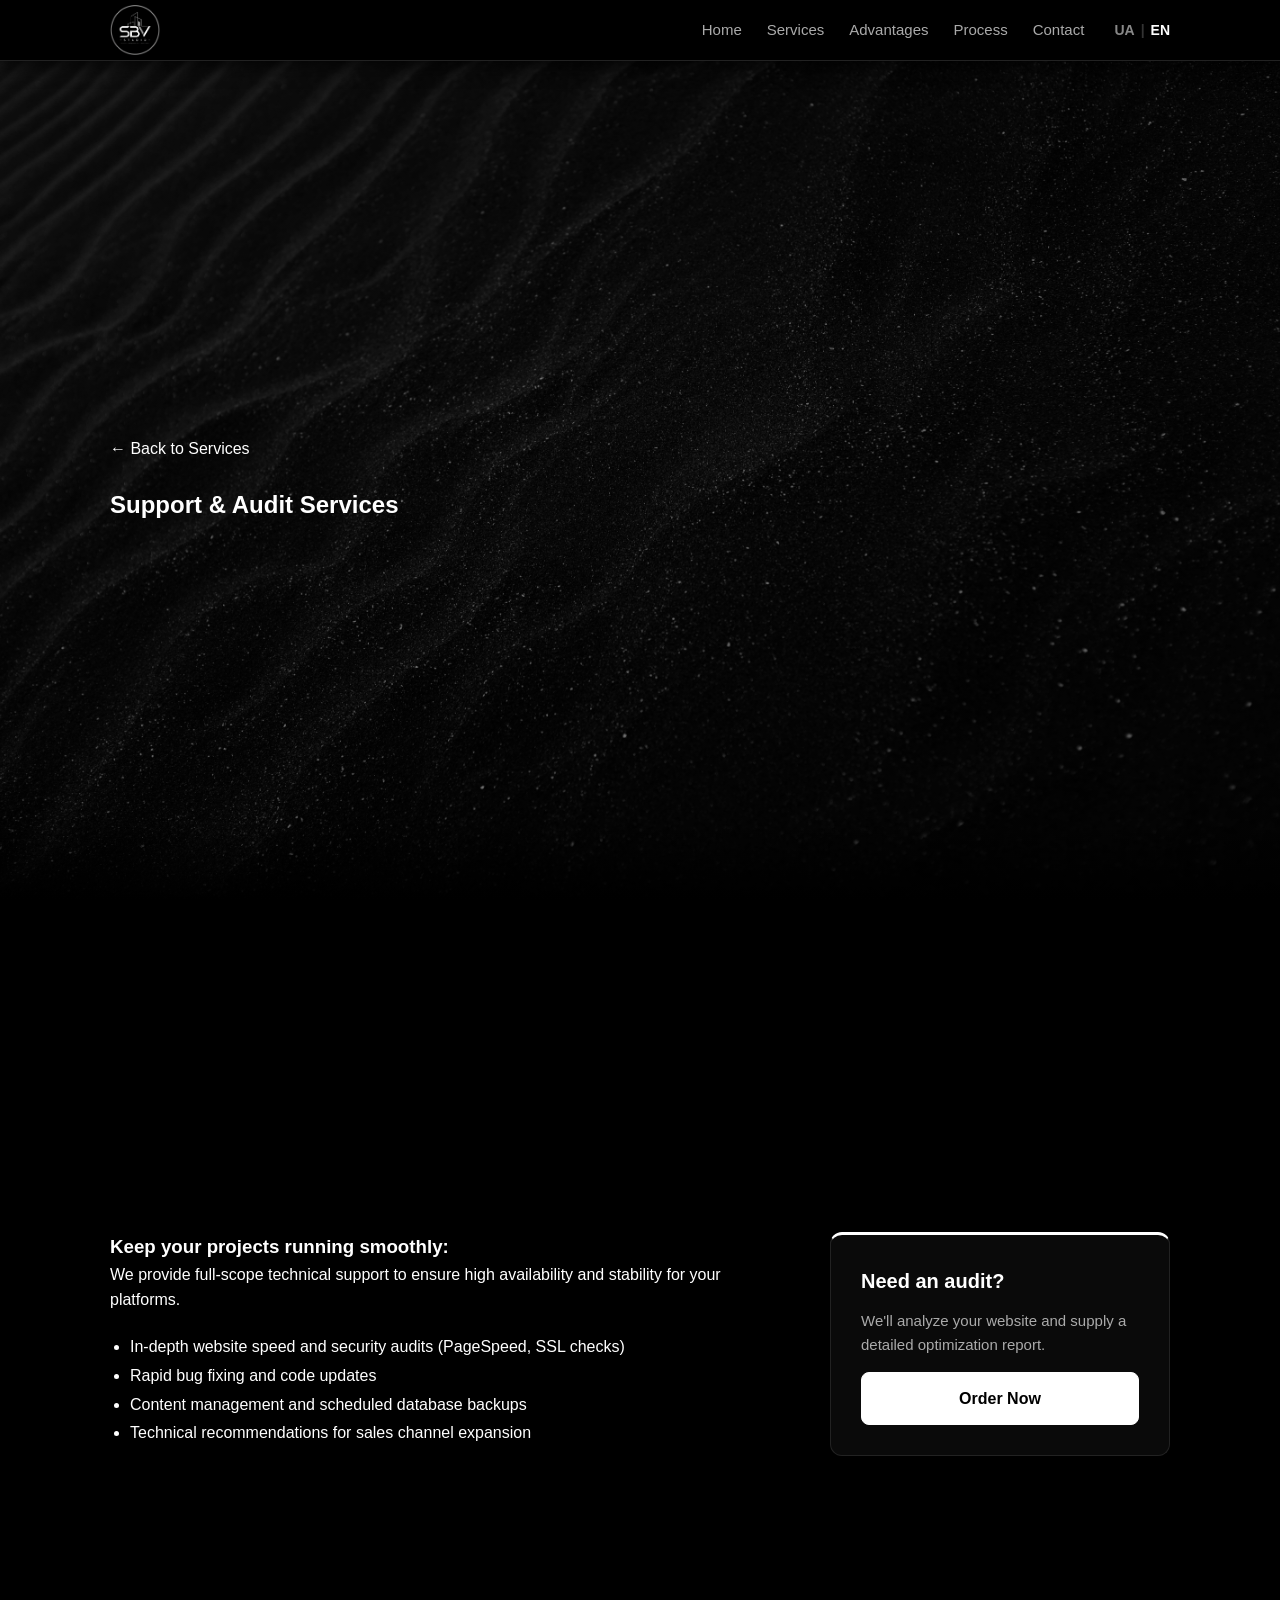
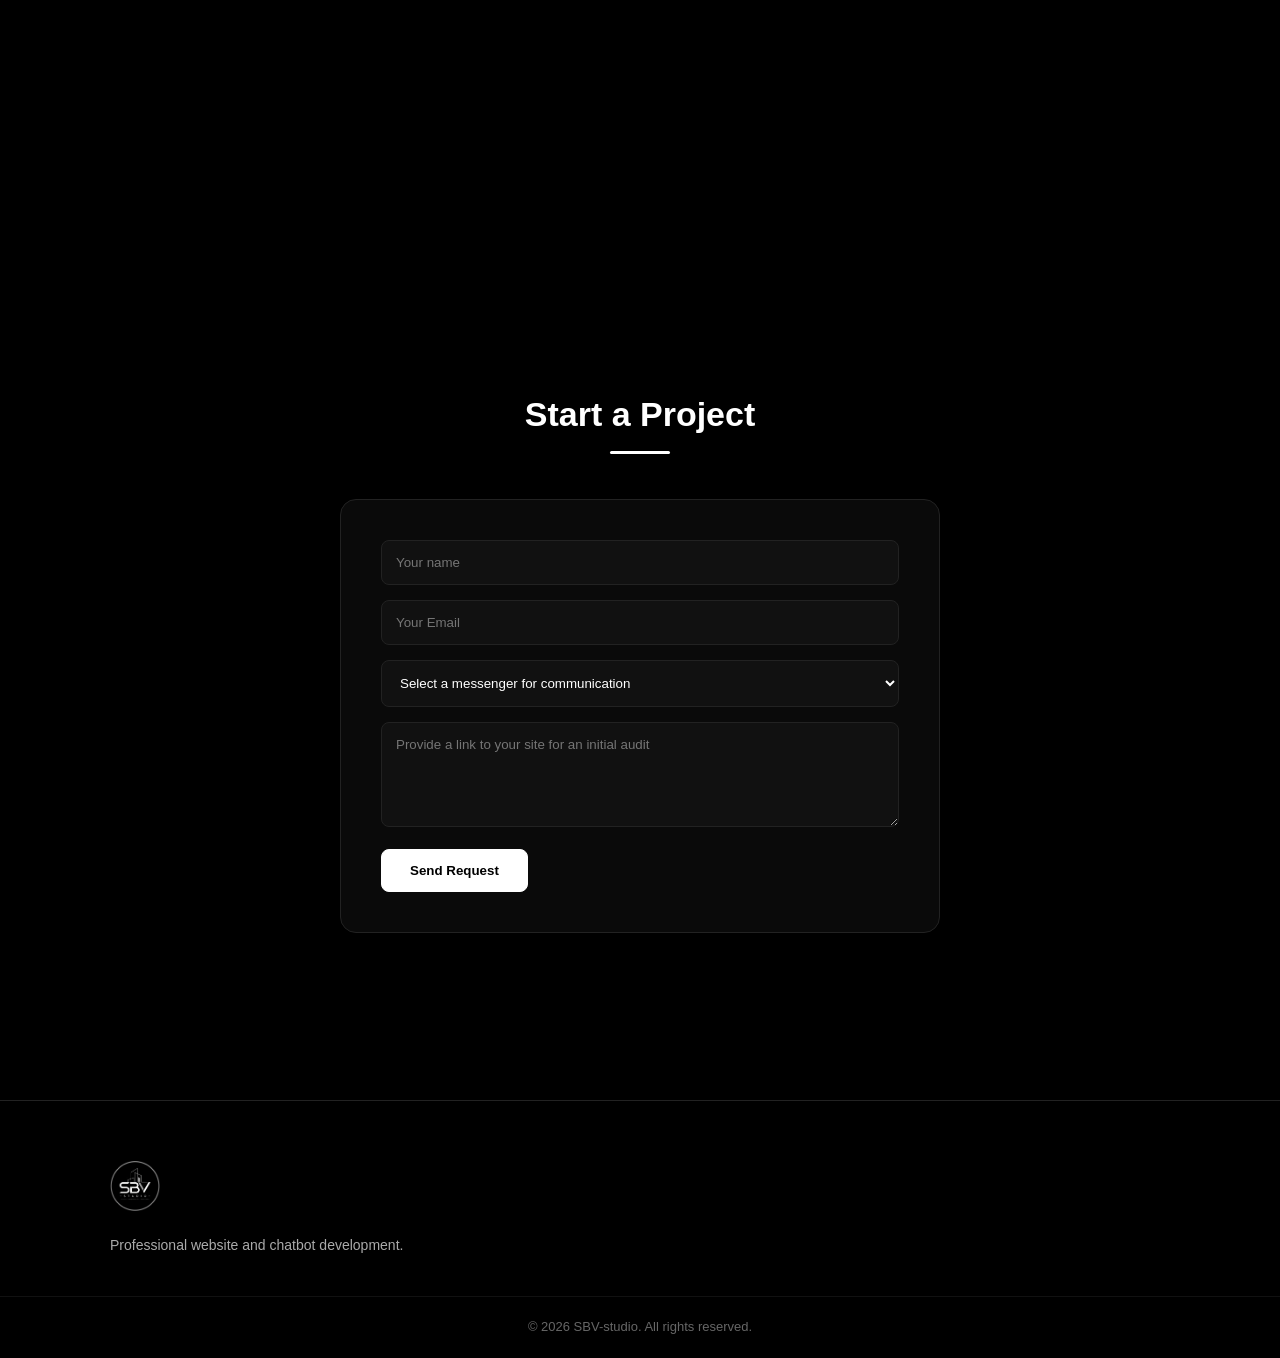
<file: pages/support-audit-en.html>
<!DOCTYPE html>
<html lang="en">
<head>
    <!-- Google tag (gtag.js) -->
  <script async src="https://www.googletagmanager.com/gtag/js?id=G-XXXXXXXXXX"></script>
  <script>
    window.dataLayer = window.dataLayer || [];
    function gtag(){dataLayer.push(arguments);}
    gtag('js', new Date());

    gtag('config', 'G-HZL1RX96R7');
  </script>

  <meta charset="UTF-8">
  <meta name="viewport" content="width=device-width, initial-scale=1.0">
  <!-- ... остальной ваш код в head ... -->
  <meta charset="UTF-8">
  <meta name="viewport" content="width=device-width, initial-scale=1.0">
  <title>Support & Audit | SBV-studio</title>
  <meta name="description" content="Technical audit, bug fixing, performance optimization, and regular maintenance for websites.">
  <link rel="stylesheet" href="../style.css">
  <script src="../script.js" defer></script>
</head>
<body>

<header class="header">
  <div class="container nav">
    <a href="../index-en.html" class="logo"><img src="../assets/logo.png" alt="SBV-studio Logo" class="logo-img"></a>
    <div class="nav-right">
      <nav class="menu" id="menu">
        <a href="../index-en.html#hero">Home</a>
        <a href="../index-en.html#services">Services</a>
        <a href="../index-en.html#advantages">Advantages</a>
        <a href="../index-en.html#process">Process</a>
        <a href="#contact">Contact</a>
      </nav>
      <div class="lang-switch">
        <a href="support-audit.html" class="lang-item">UA</a><span class="lang-divider">|</span>
        <span class="lang-item active">EN</span>
      </div>
      <button class="burger" id="burger" aria-label="Open menu"><span></span><span></span><span></span></button>
    </div>
  </div>
</header>

<section class="page-header">
  <div class="container">
    <a href="../index-en.html#services" class="back-link">&#8592; Back to Services</a>
    <h1>Support & Audit Services</h1>
  </div>
</section>

<section class="service-detail-content">
  <div class="container">
    <div class="service-detail-grid">
      <div class="main-info">
        <h3>Keep your projects running smoothly:</h3>
        <p>We provide full-scope technical support to ensure high availability and stability for your platforms.</p>
        <ul style="margin: 20px 0; padding-left: 20px; line-height: 1.8;">
          <li>In-depth website speed and security audits (PageSpeed, SSL checks)</li>
          <li>Rapid bug fixing and code updates</li>
          <li>Content management and scheduled database backups</li>
          <li>Technical recommendations for sales channel expansion</li>
        </ul>
      </div>
      <div class="sidebar">
        <div class="card">
          <h4>Need an audit?</h4>
          <p>We'll analyze your website and supply a detailed optimization report.</p>
          <a href="#contact" class="btn" style="display: block; text-align: center; margin-top: 15px;">Order Now</a>
        </div>
      </div>
    </div>
  </div>
</section>

<section id="contact">
  <div class="container">
    <h2>Start a Project</h2>
    <form action="https://formspree.io/f/mojzaedl" method="POST">
      <input type="text" name="name" placeholder="Your name" required>
      <input type="email" name="email" placeholder="Your Email" required>
      <select name="social_platform" id="social-platform" required>
        <option value="" disabled selected>Select a messenger for communication</option>
        <option value="Telegram">Telegram</option>
        <option value="Instagram">Instagram</option>
        <option value="Viber">Viber</option>
        <option value="Facebook">Facebook</option>
      </select>
      <div id="nickname-container" style="display: none;">
        <input type="text" name="nickname" id="nickname-input" placeholder="Your handle or phone number">
      </div>
      <textarea name="message" placeholder="Provide a link to your site for an initial audit" rows="5"></textarea>
      <button type="submit" class="btn">Send Request</button>
      <p id="form-status" style="margin-top: 15px; font-weight: bold; display: none;"></p>
    </form>
  </div>
</section>

<footer class="footer">
  <div class="container footer-container">
    <div class="footer-brand">
      <a href="../index-en.html" class="footer-logo"><img src="../assets/logo.png" alt="SBV-studio Logo" class="logo-img"></a>
      <p>Professional website and chatbot development.</p>
    </div>
  </div>
  <div class="footer-bottom"><p>© 2026 SBV-studio. All rights reserved.</p></div>
</footer>

</body>
</html>
</file>
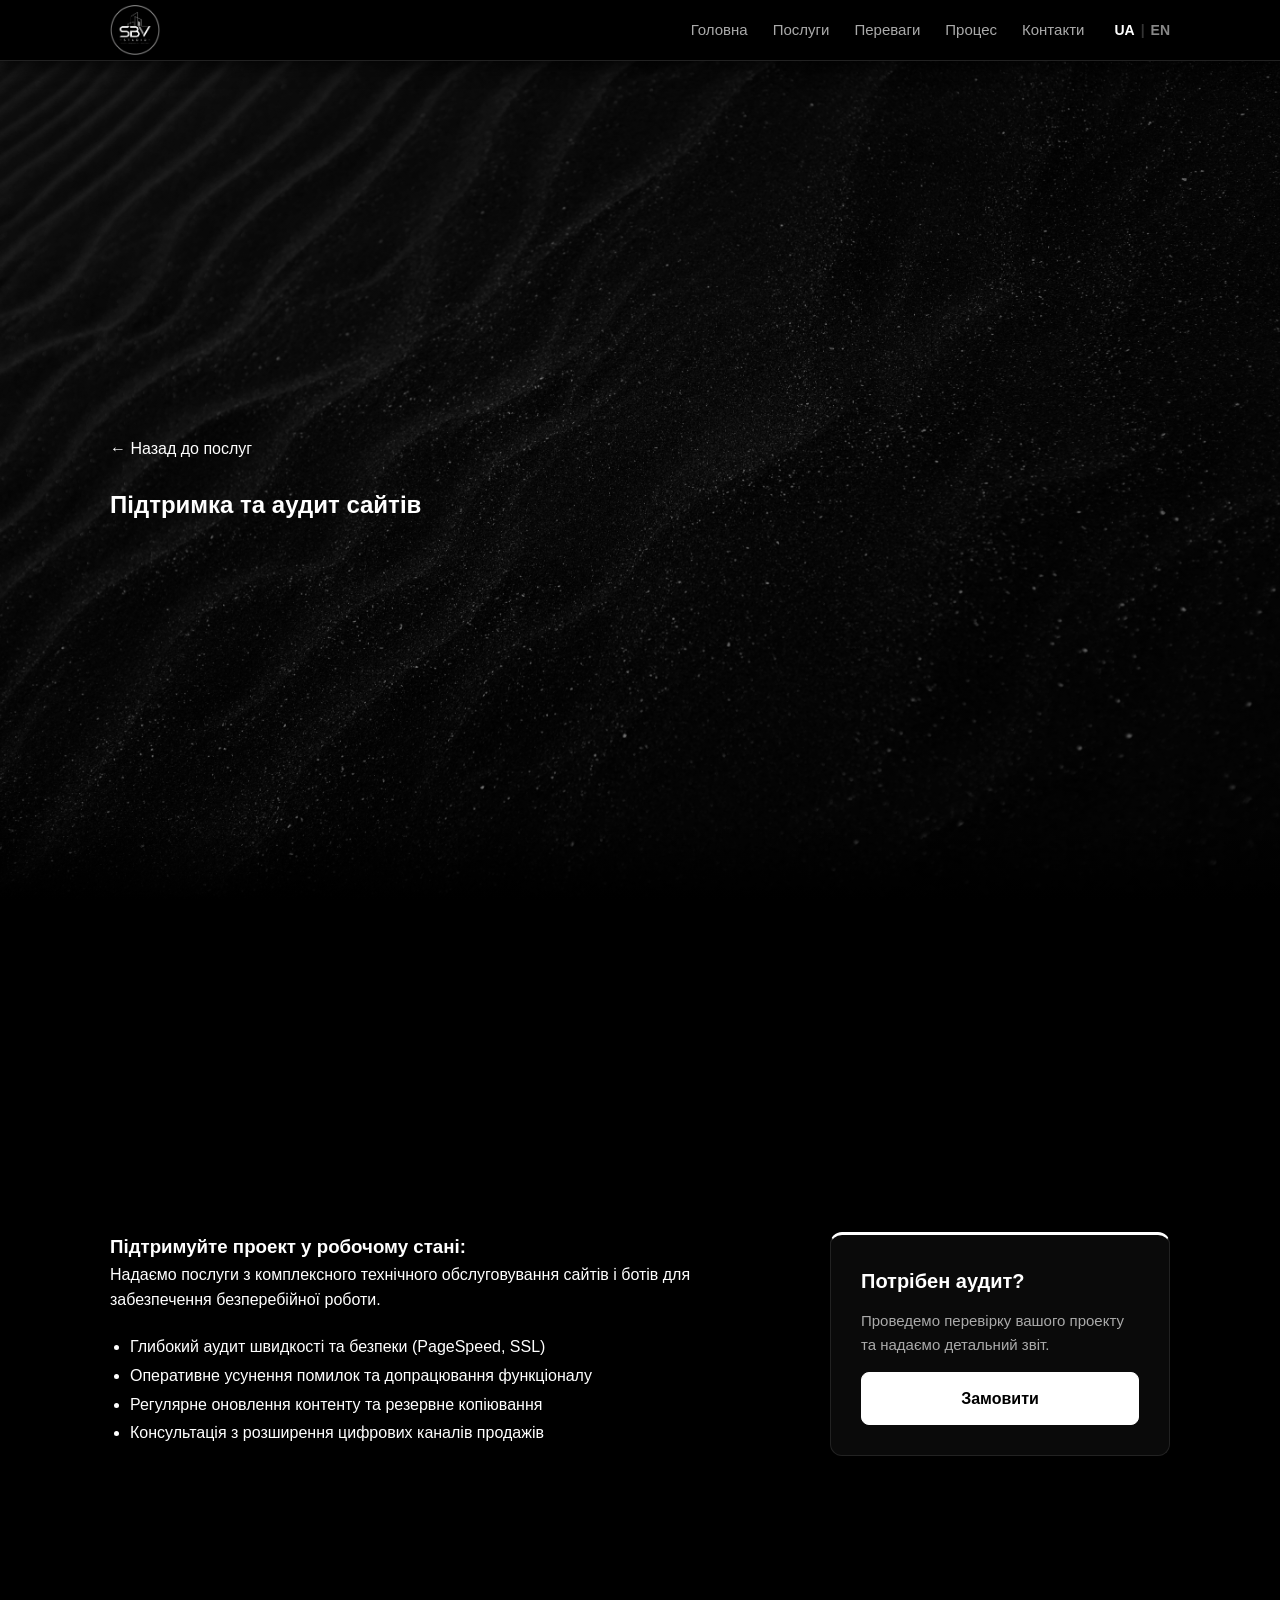
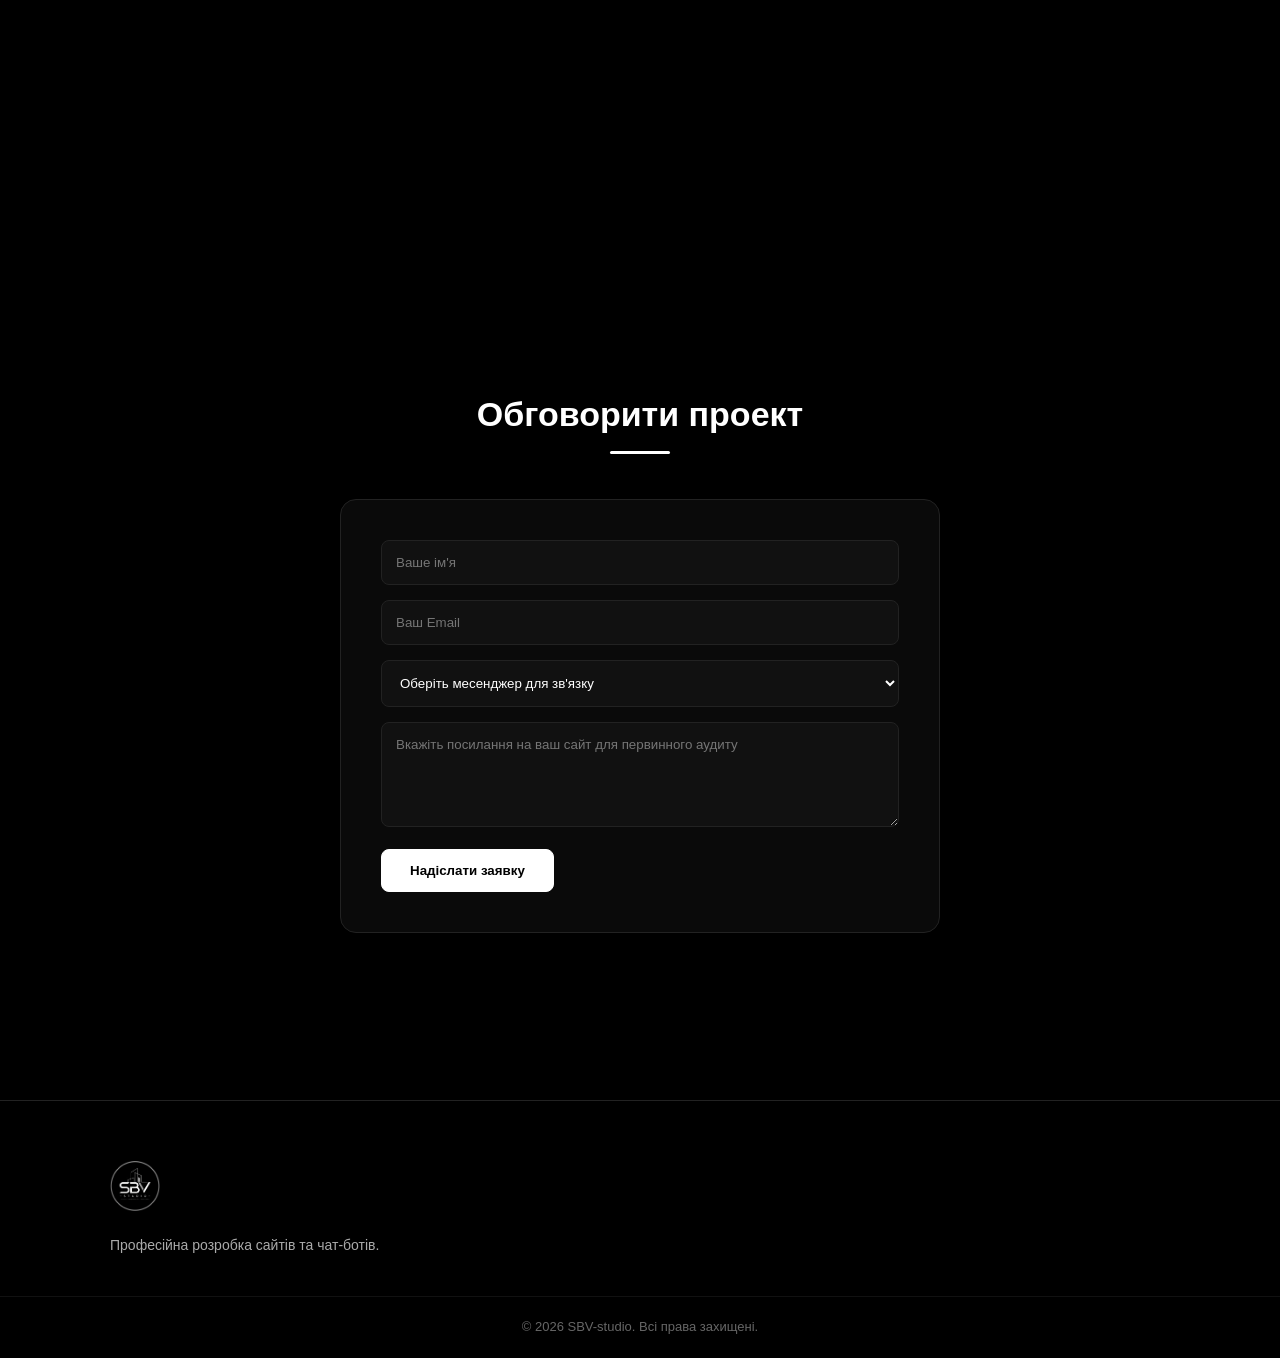
<file: pages/support-audit.html>
<!DOCTYPE html>
<html lang="uk">
<head>
    <!-- Google tag (gtag.js) -->
  <script async src="https://www.googletagmanager.com/gtag/js?id=G-XXXXXXXXXX"></script>
  <script>
    window.dataLayer = window.dataLayer || [];
    function gtag(){dataLayer.push(arguments);}
    gtag('js', new Date());

    gtag('config', 'G-HZL1RX96R7');
  </script>

  <meta charset="UTF-8">
  <meta name="viewport" content="width=device-width, initial-scale=1.0">
  <!-- ... остальной ваш код в head ... -->
  <meta charset="UTF-8">
  <meta name="viewport" content="width=device-width, initial-scale=1.0">
  <title>Підтримка та Аудит | SBV-studio</title>
  <meta name="description" content="Технічний аудит проектів, виправлення помилок, оптимізація швидкості та технічна підтримка.">
  <link rel="stylesheet" href="../style.css">
  <script src="../script.js" defer></script>
</head>
<body>

<header class="header">
  <div class="container nav">
    <a href="../index.html" class="logo"><img src="../assets/logo.png" alt="SBV-studio Logo" class="logo-img"></a>
    <div class="nav-right">
      <nav class="menu" id="menu">
        <a href="../index.html#hero">Головна</a>
        <a href="../index.html#services">Послуги</a>
        <a href="../index.html#advantages">Переваги</a>
        <a href="../index.html#process">Процес</a>
        <a href="#contact">Контакти</a>
      </nav>
      <div class="lang-switch">
        <span class="lang-item active">UA</span><span class="lang-divider">|</span>
        <a href="support-audit-en.html" class="lang-item">EN</a>
      </div>
      <button class="burger" id="burger" aria-label="Відкрити меню"><span></span><span></span><span></span></button>
    </div>
  </div>
</header>

<section class="page-header">
  <div class="container">
    <a href="../index.html#services" class="back-link">&#8592; Назад до послуг</a>
    <h1>Підтримка та аудит сайтів</h1>
  </div>
</section>

<section class="service-detail-content">
  <div class="container">
    <div class="service-detail-grid">
      <div class="main-info">
        <h3>Підтримуйте проект у робочому стані:</h3>
        <p>Надаємо послуги з комплексного технічного обслуговування сайтів і ботів для забезпечення безперебійної роботи.</p>
        <ul style="margin: 20px 0; padding-left: 20px; line-height: 1.8;">
          <li>Глибокий аудит швидкості та безпеки (PageSpeed, SSL)</li>
          <li>Оперативне усунення помилок та допрацювання функціоналу</li>
          <li>Регулярне оновлення контенту та резервне копіювання</li>
          <li>Консультація з розширення цифрових каналів продажів</li>
        </ul>
      </div>
      <div class="sidebar">
        <div class="card">
          <h4>Потрібен аудит?</h4>
          <p>Проведемо перевірку вашого проекту та надаємо детальний звіт.</p>
          <a href="#contact" class="btn" style="display: block; text-align: center; margin-top: 15px;">Замовити</a>
        </div>
      </div>
    </div>
  </div>
</section>

<section id="contact">
  <div class="container">
    <h2>Обговорити проект</h2>
    <form action="https://formspree.io/f/mojzaedl" method="POST">
      <input type="text" name="name" placeholder="Ваше ім'я" required>
      <input type="email" name="email" placeholder="Ваш Email" required>
      <select name="social_platform" id="social-platform" required>
        <option value="" disabled selected>Оберіть месенджер для зв'язку</option>
        <option value="Telegram">Telegram</option>
        <option value="Instagram">Instagram</option>
        <option value="Viber">Viber</option>
        <option value="Facebook">Facebook</option>
      </select>
      <div id="nickname-container" style="display: none;">
        <input type="text" name="nickname" id="nickname-input" placeholder="Ваш нікнейм або номер">
      </div>
      <textarea name="message" placeholder="Вкажіть посилання на ваш сайт для первинного аудиту" rows="5"></textarea>
      <button type="submit" class="btn">Надіслати заявку</button>
      <p id="form-status" style="margin-top: 15px; font-weight: bold; display: none;"></p>
    </form>
  </div>
</section>

<footer class="footer">
  <div class="container footer-container">
    <div class="footer-brand">
      <a href="../index.html" class="footer-logo"><img src="../assets/logo.png" alt="SBV-studio Logo" class="logo-img"></a>
      <p>Професійна розробка сайтів та чат-ботів.</p>
    </div>
  </div>
  <div class="footer-bottom"><p>© 2026 SBV-studio. Всі права захищені.</p></div>
</footer>

</body>
</html>
</file>
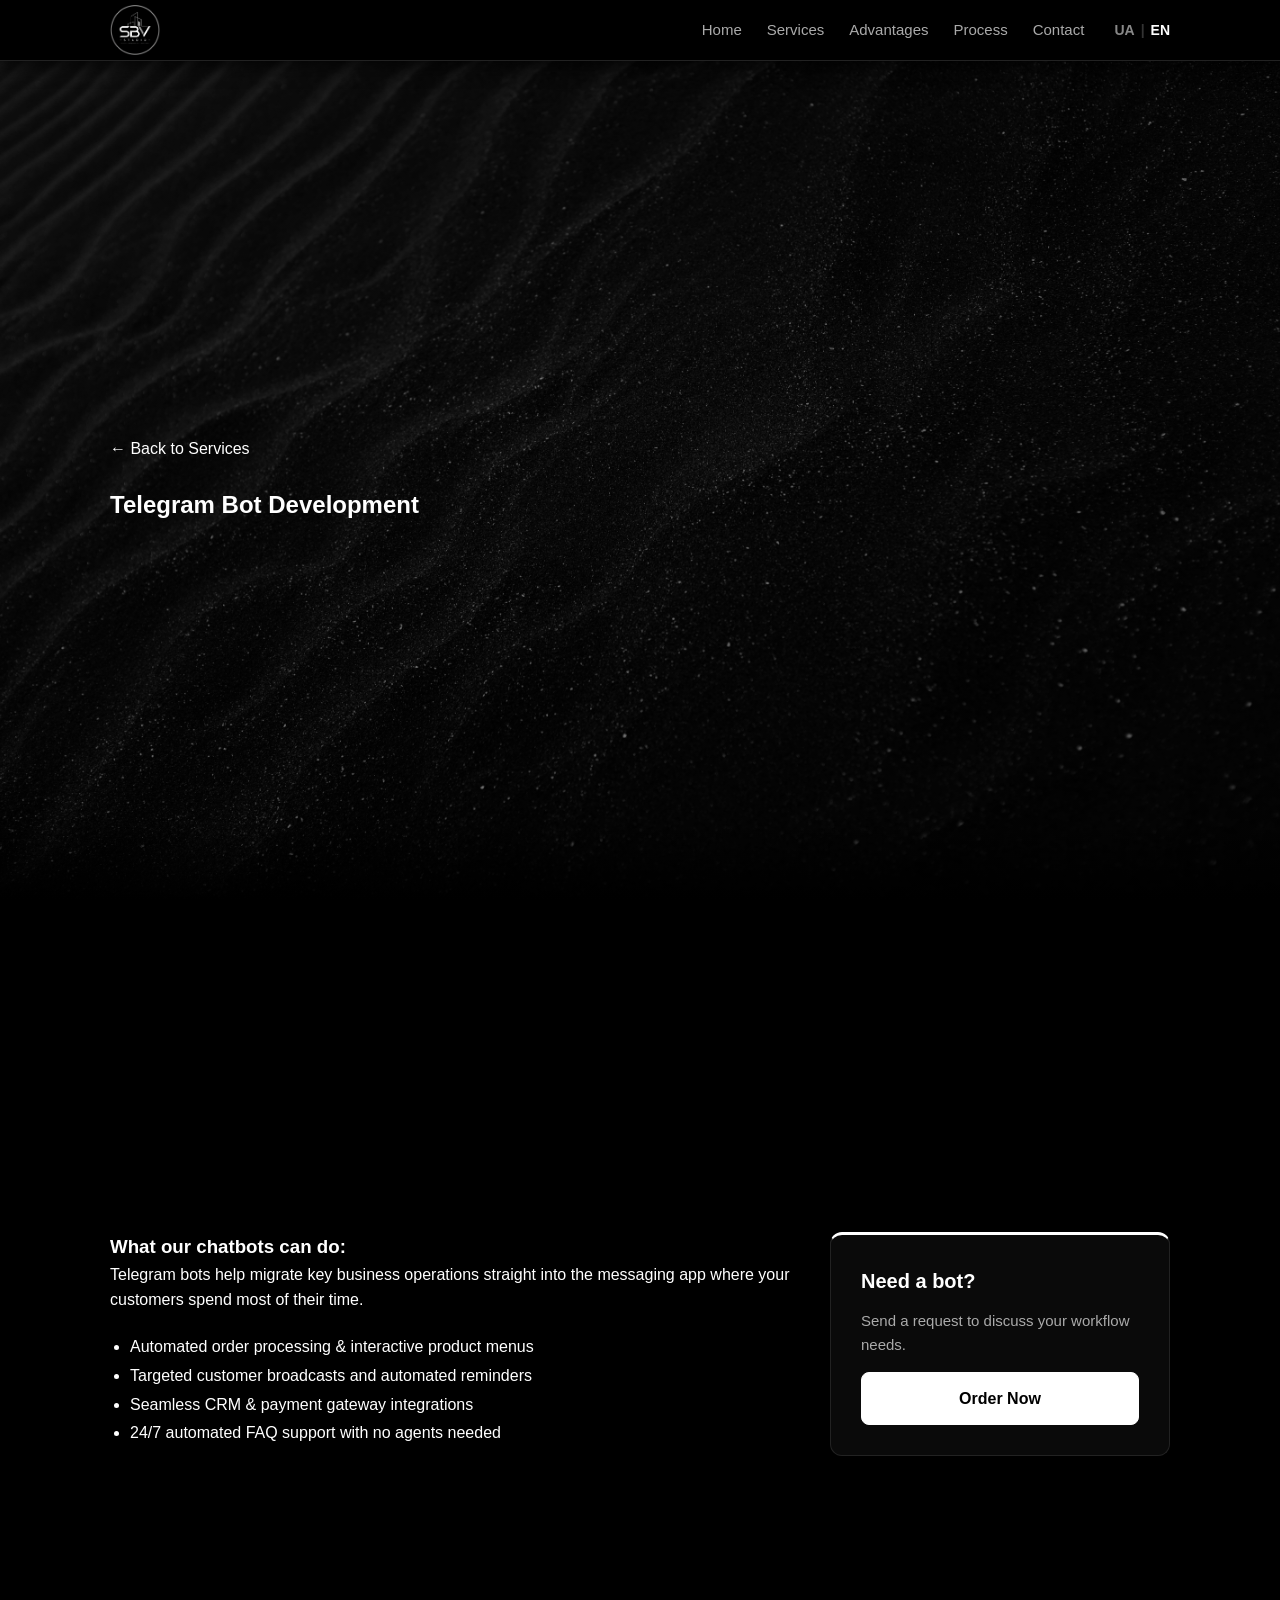
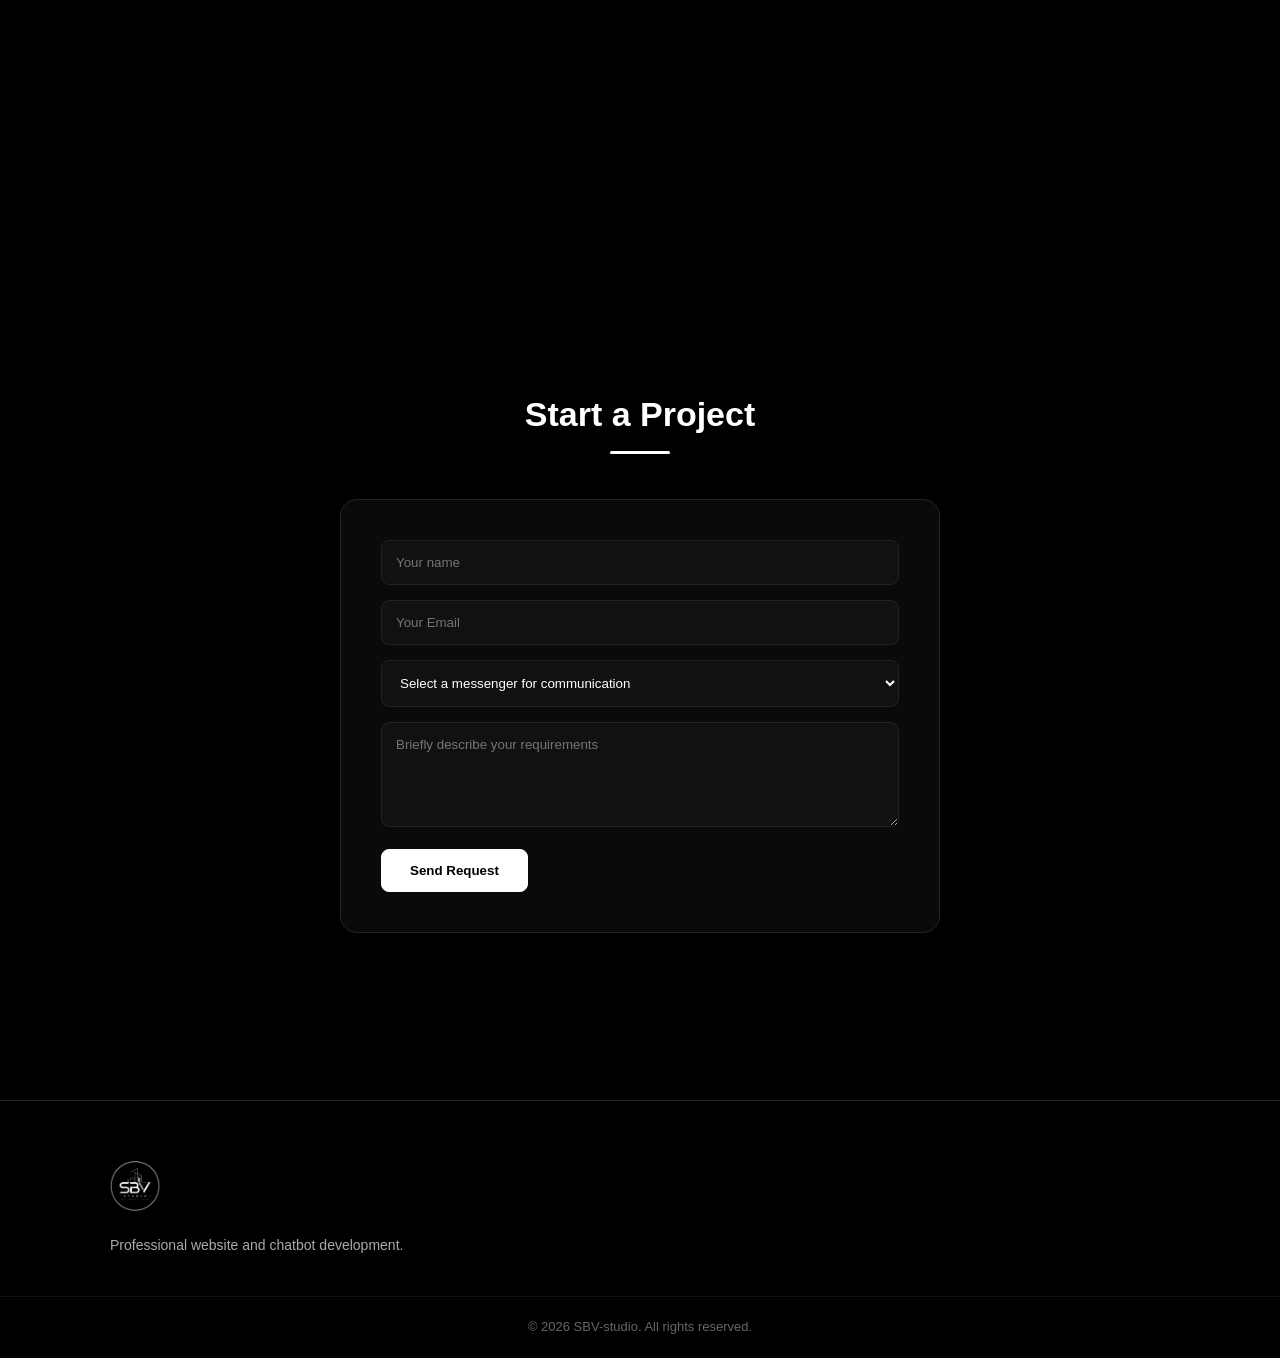
<file: pages/telegram-bots-en.html>
<!DOCTYPE html>
<html lang="en">
<head>
    <!-- Google tag (gtag.js) -->
  <script async src="https://www.googletagmanager.com/gtag/js?id=G-XXXXXXXXXX"></script>
  <script>
    window.dataLayer = window.dataLayer || [];
    function gtag(){dataLayer.push(arguments);}
    gtag('js', new Date());

    gtag('config', 'G-HZL1RX96R7');
  </script>

  <meta charset="UTF-8">
  <meta name="viewport" content="width=device-width, initial-scale=1.0">
  <!-- ... остальной ваш код в head ... -->
  <meta charset="UTF-8">
  <meta name="viewport" content="width=device-width, initial-scale=1.0">
  <title>Telegram Bot Development | SBV-studio</title>
  <meta name="description" content="Business automation with Telegram bots: order processing, customer support, and broadcasts.">
  <link rel="stylesheet" href="../style.css">
  <script src="../script.js" defer></script>
</head>
<body>

<header class="header">
  <div class="container nav">
    <a href="../index-en.html" class="logo"><img src="../assets/logo.png" alt="SBV-studio Logo" class="logo-img"></a>
    <div class="nav-right">
      <nav class="menu" id="menu">
        <a href="../index-en.html#hero">Home</a>
        <a href="../index-en.html#services">Services</a>
        <a href="../index-en.html#advantages">Advantages</a>
        <a href="../index-en.html#process">Process</a>
        <a href="#contact">Contact</a>
      </nav>
      <div class="lang-switch">
        <a href="telegram-bots.html" class="lang-item">UA</a><span class="lang-divider">|</span>
        <span class="lang-item active">EN</span>
      </div>
      <button class="burger" id="burger" aria-label="Open menu"><span></span><span></span><span></span></button>
    </div>
  </div>
</header>

<section class="page-header">
  <div class="container">
    <a href="../index-en.html#services" class="back-link">&#8592; Back to Services</a>
    <h1>Telegram Bot Development</h1>
  </div>
</section>

<section class="service-detail-content">
  <div class="container">
    <div class="service-detail-grid">
      <div class="main-info">
        <h3>What our chatbots can do:</h3>
        <p>Telegram bots help migrate key business operations straight into the messaging app where your customers spend most of their time.</p>
        <ul style="margin: 20px 0; padding-left: 20px; line-height: 1.8;">
          <li>Automated order processing & interactive product menus</li>
          <li>Targeted customer broadcasts and automated reminders</li>
          <li>Seamless CRM & payment gateway integrations</li>
          <li>24/7 automated FAQ support with no agents needed</li>
        </ul>
      </div>
      <div class="sidebar">
        <div class="card">
          <h4>Need a bot?</h4>
          <p>Send a request to discuss your workflow needs.</p>
          <a href="#contact" class="btn" style="display: block; text-align: center; margin-top: 15px;">Order Now</a>
        </div>
      </div>
    </div>
  </div>
</section>

<section id="contact">
  <div class="container">
    <h2>Start a Project</h2>
    <form action="https://formspree.io/f/mojzaedl" method="POST">
      <input type="text" name="name" placeholder="Your name" required>
      <input type="email" name="email" placeholder="Your Email" required>
      <select name="social_platform" id="social-platform" required>
        <option value="" disabled selected>Select a messenger for communication</option>
        <option value="Telegram">Telegram</option>
        <option value="Instagram">Instagram</option>
        <option value="Viber">Viber</option>
        <option value="Facebook">Facebook</option>
      </select>
      <div id="nickname-container" style="display: none;">
        <input type="text" name="nickname" id="nickname-input" placeholder="Your handle or phone number">
      </div>
      <textarea name="message" placeholder="Briefly describe your requirements" rows="5"></textarea>
      <button type="submit" class="btn">Send Request</button>
      <p id="form-status" style="margin-top: 15px; font-weight: bold; display: none;"></p>
    </form>
  </div>
</section>

<footer class="footer">
  <div class="container footer-container">
    <div class="footer-brand">
      <a href="../index-en.html" class="footer-logo"><img src="../assets/logo.png" alt="SBV-studio Logo" class="logo-img"></a>
      <p>Professional website and chatbot development.</p>
    </div>
  </div>
  <div class="footer-bottom"><p>© 2026 SBV-studio. All rights reserved.</p></div>
</footer>

</body>
</html>
</file>
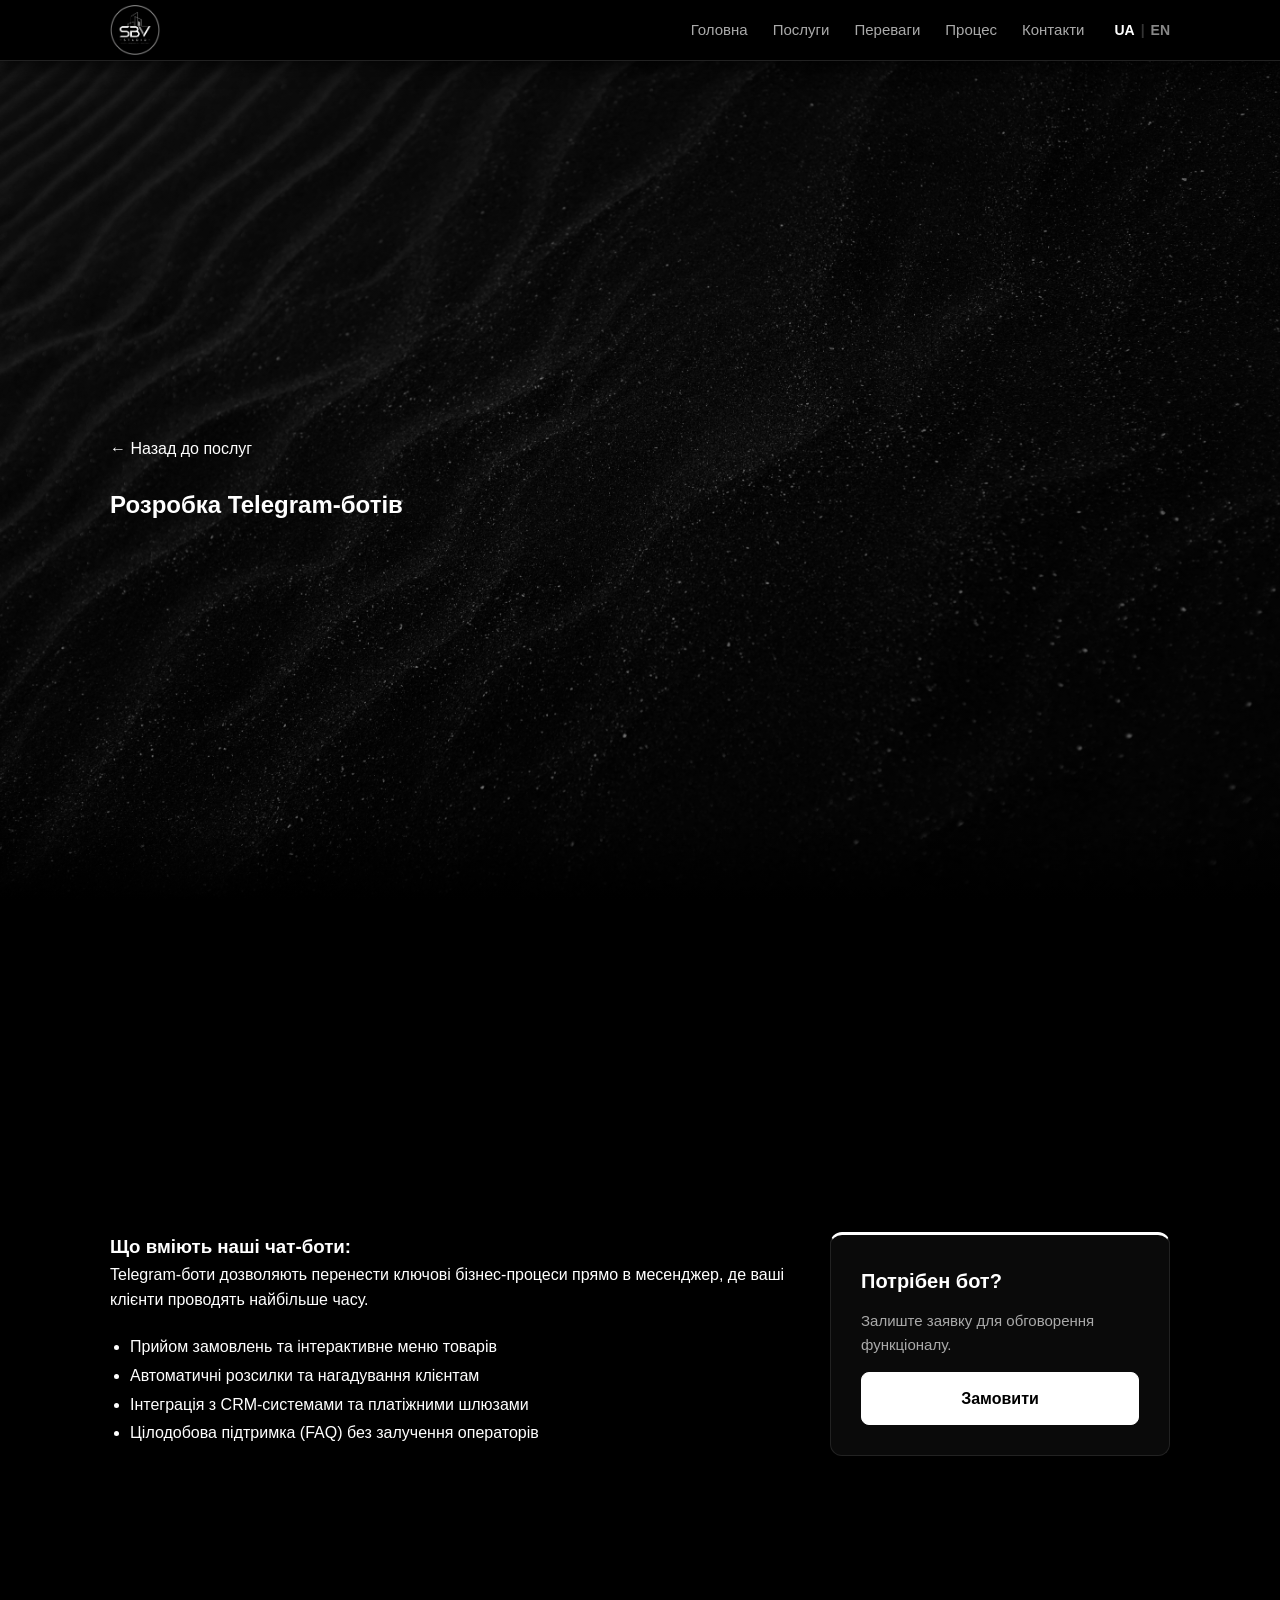
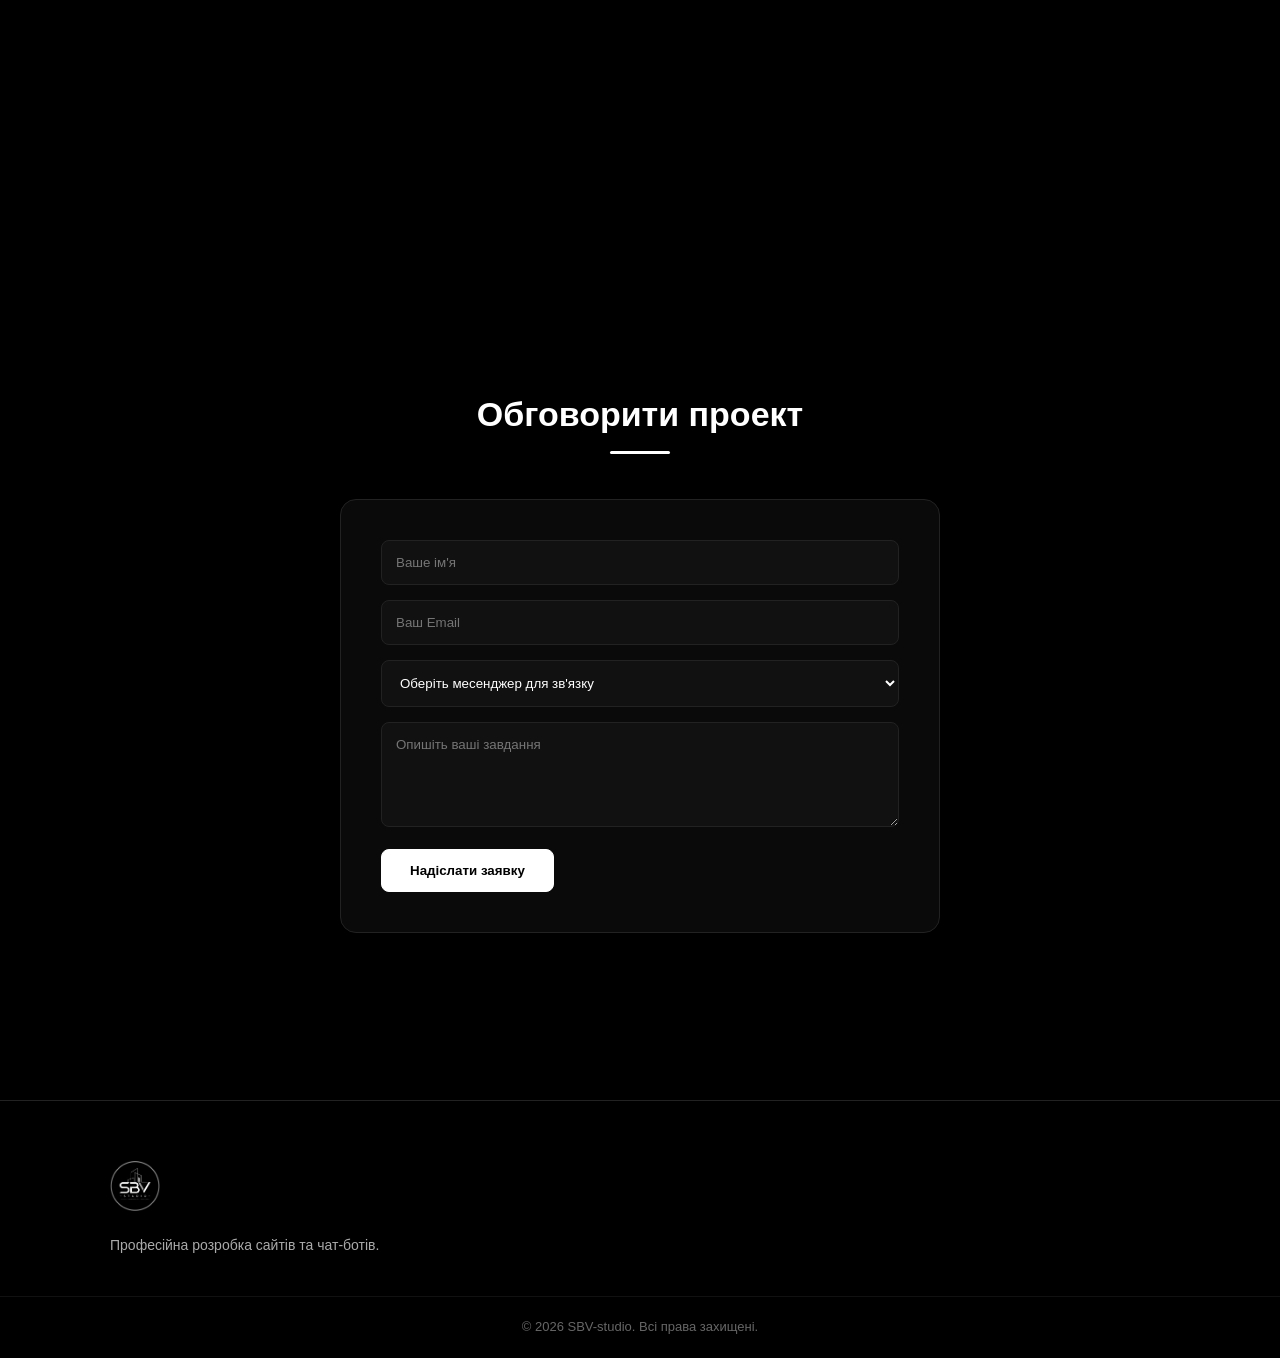
<file: pages/telegram-bots.html>
<!DOCTYPE html>
<html lang="uk">
<head>
    <!-- Google tag (gtag.js) -->
  <script async src="https://www.googletagmanager.com/gtag/js?id=G-XXXXXXXXXX"></script>
  <script>
    window.dataLayer = window.dataLayer || [];
    function gtag(){dataLayer.push(arguments);}
    gtag('js', new Date());

    gtag('config', 'G-HZL1RX96R7');
  </script>

  <meta charset="UTF-8">
  <meta name="viewport" content="width=device-width, initial-scale=1.0">
  <!-- ... остальной ваш код в head ... -->
  <meta charset="UTF-8">
  <meta name="viewport" content="width=device-width, initial-scale=1.0">
  <title>Розробка Telegram-ботів | SBV-studio</title>
  <meta name="description" content="Автоматизація бізнесу за допомогою Telegram-ботів: прийом замовлень, підтримка та розсилки.">
  <link rel="stylesheet" href="../style.css">
  <script src="../script.js" defer></script>
</head>
<body>

<header class="header">
  <div class="container nav">
    <a href="../index.html" class="logo"><img src="../assets/logo.png" alt="SBV-studio Logo" class="logo-img"></a>
    <div class="nav-right">
      <nav class="menu" id="menu">
        <a href="../index.html#hero">Головна</a>
        <a href="../index.html#services">Послуги</a>
        <a href="../index.html#advantages">Переваги</a>
        <a href="../index.html#process">Процес</a>
        <a href="#contact">Контакти</a>
      </nav>
      <div class="lang-switch">
        <span class="lang-item active">UA</span><span class="lang-divider">|</span>
        <a href="telegram-bots-en.html" class="lang-item">EN</a>
      </div>
      <button class="burger" id="burger" aria-label="Відкрити меню"><span></span><span></span><span></span></button>
    </div>
  </div>
</header>

<section class="page-header">
  <div class="container">
    <a href="../index.html#services" class="back-link">&#8592; Назад до послуг</a>
    <h1>Розробка Telegram-ботів</h1>
  </div>
</section>

<section class="service-detail-content">
  <div class="container">
    <div class="service-detail-grid">
      <div class="main-info">
        <h3>Що вміють наші чат-боти:</h3>
        <p>Telegram-боти дозволяють перенести ключові бізнес-процеси прямо в месенджер, де ваші клієнти проводять найбільше часу.</p>
        <ul style="margin: 20px 0; padding-left: 20px; line-height: 1.8;">
          <li>Прийом замовлень та інтерактивне меню товарів</li>
          <li>Автоматичні розсилки та нагадування клієнтам</li>
          <li>Інтеграція з CRM-системами та платіжними шлюзами</li>
          <li>Цілодобова підтримка (FAQ) без залучення операторів</li>
        </ul>
      </div>
      <div class="sidebar">
        <div class="card">
          <h4>Потрібен бот?</h4>
          <p>Залиште заявку для обговорення функціоналу.</p>
          <a href="#contact" class="btn" style="display: block; text-align: center; margin-top: 15px;">Замовити</a>
        </div>
      </div>
    </div>
  </div>
</section>

<section id="contact">
  <div class="container">
    <h2>Обговорити проект</h2>
    <form action="https://formspree.io/f/mojzaedl" method="POST">
      <input type="text" name="name" placeholder="Ваше ім'я" required>
      <input type="email" name="email" placeholder="Ваш Email" required>
      <select name="social_platform" id="social-platform" required>
        <option value="" disabled selected>Оберіть месенджер для зв'язку</option>
        <option value="Telegram">Telegram</option>
        <option value="Instagram">Instagram</option>
        <option value="Viber">Viber</option>
        <option value="Facebook">Facebook</option>
      </select>
      <div id="nickname-container" style="display: none;">
        <input type="text" name="nickname" id="nickname-input" placeholder="Ваш нікнейм або номер">
      </div>
      <textarea name="message" placeholder="Опишіть ваші завдання" rows="5"></textarea>
      <button type="submit" class="btn">Надіслати заявку</button>
      <p id="form-status" style="margin-top: 15px; font-weight: bold; display: none;"></p>
    </form>
  </div>
</section>

<footer class="footer">
  <div class="container footer-container">
    <div class="footer-brand">
      <a href="../index.html" class="footer-logo"><img src="../assets/logo.png" alt="SBV-studio Logo" class="logo-img"></a>
      <p>Професійна розробка сайтів та чат-ботів.</p>
    </div>
  </div>
  <div class="footer-bottom"><p>© 2026 SBV-studio. Всі права захищені.</p></div>
</footer>

</body>
</html>
</file>
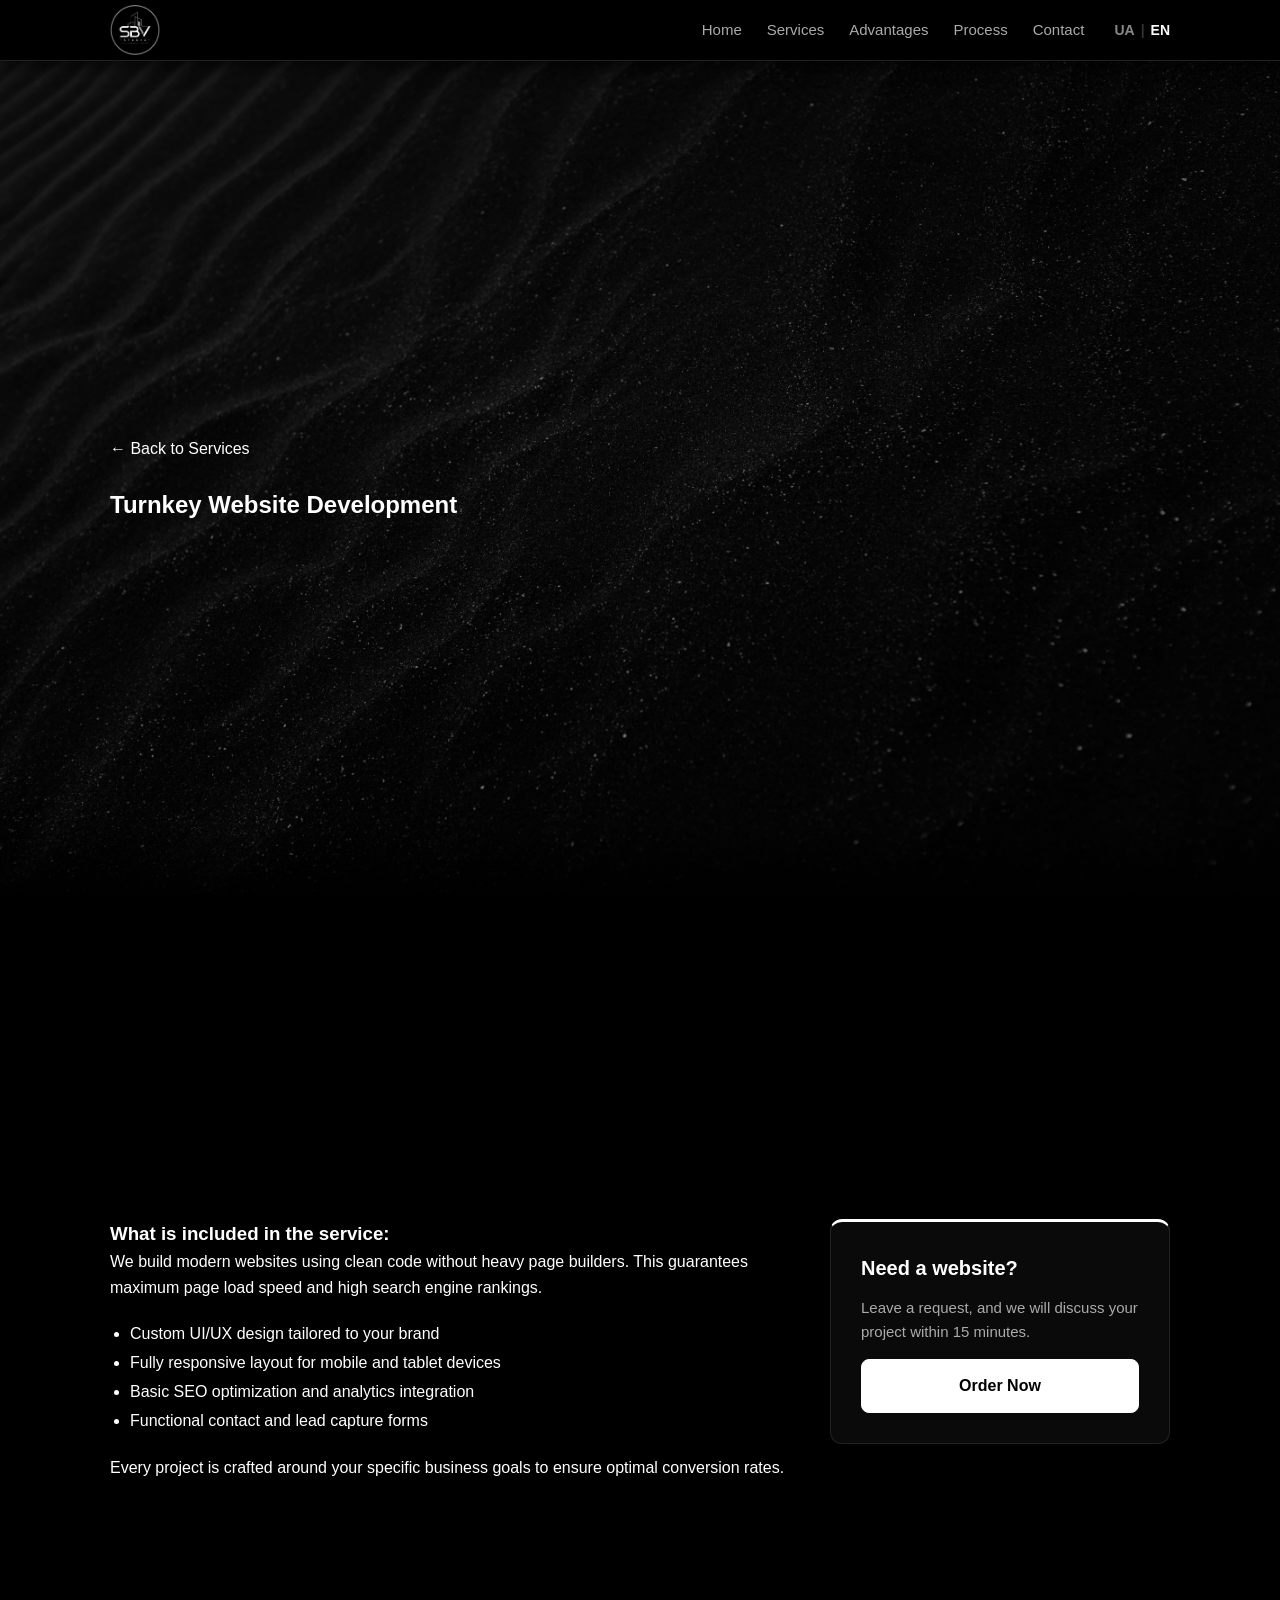
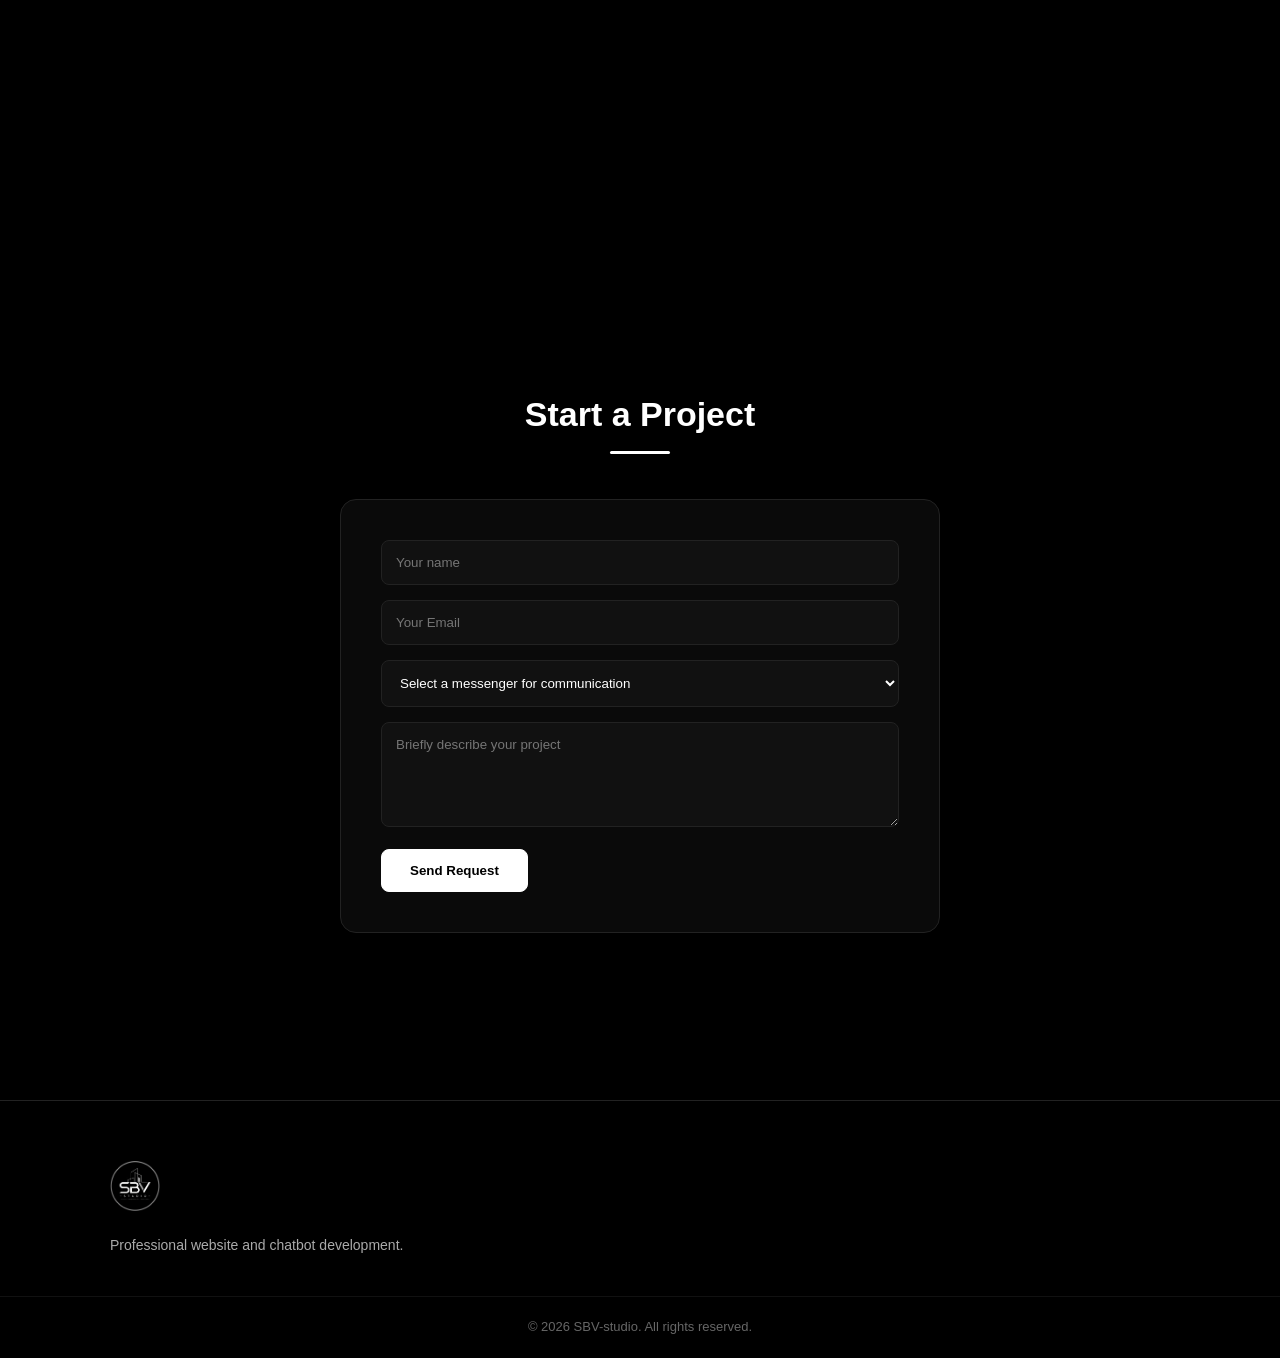
<file: pages/turnkey-websites-en.html>
<!DOCTYPE html>
<html lang="en">
<head>
    <!-- Google tag (gtag.js) -->
  <script async src="https://www.googletagmanager.com/gtag/js?id=G-XXXXXXXXXX"></script>
  <script>
    window.dataLayer = window.dataLayer || [];
    function gtag(){dataLayer.push(arguments);}
    gtag('js', new Date());

    gtag('config', 'G-HZL1RX96R7');
  </script>

  <meta charset="UTF-8">
  <meta name="viewport" content="width=device-width, initial-scale=1.0">
  <!-- ... остальной ваш код в head ... -->
  <meta charset="UTF-8">
  <meta name="viewport" content="width=device-width, initial-scale=1.0">
  <title>Turnkey Website Development | SBV-studio</title>
  <meta name="description" content="Professional development of modern websites: Landing Pages, corporate websites, and catalogs by SBV-studio.">
  
  <link rel="stylesheet" href="../style.css">
  <script src="../script.js" defer></script>
</head>
<body>

<header class="header">
  <div class="container nav">
    <a href="../index-en.html" class="logo">
      <img src="../assets/logo.png" alt="SBV-studio Logo" class="logo-img">
    </a>

    <div class="nav-right">
      <nav class="menu" id="menu">
        <a href="../index-en.html#hero">Home</a>
        <a href="../index-en.html#services">Services</a>
        <a href="../index-en.html#advantages">Advantages</a>
        <a href="../index-en.html#process">Process</a>
        <a href="#contact">Contact</a>
      </nav>

      <div class="lang-switch">
        <a href="turnkey-websites.html" class="lang-item">UA</a>
        <span class="lang-divider">|</span>
        <span class="lang-item active">EN</span>
      </div>

      <button class="burger" id="burger" aria-label="Open menu">
        <span></span><span></span><span></span>
      </button>
    </div>
  </div>
</header>

<section class="page-header">
  <div class="container">
    <a href="../index-en.html#services" class="back-link">&#8592; Back to Services</a>
    <h1>Turnkey Website Development</h1>
  </div>
</section>

<section class="service-detail-content">
  <div class="container">
    <div class="service-detail-grid">
      <div class="main-info">
        <h3>What is included in the service:</h3>
        <p>We build modern websites using clean code without heavy page builders. This guarantees maximum page load speed and high search engine rankings.</p>
        
        <ul style="margin: 20px 0; padding-left: 20px; line-height: 1.8;">
          <li>Custom UI/UX design tailored to your brand</li>
          <li>Fully responsive layout for mobile and tablet devices</li>
          <li>Basic SEO optimization and analytics integration</li>
          <li>Functional contact and lead capture forms</li>
        </ul>

        <p>Every project is crafted around your specific business goals to ensure optimal conversion rates.</p>
      </div>

      <div class="sidebar">
        <div class="card">
          <h4>Need a website?</h4>
          <p>Leave a request, and we will discuss your project within 15 minutes.</p>
          <a href="#contact" class="btn" style="display: block; text-align: center; margin-top: 15px;">Order Now</a>
        </div>
      </div>
    </div>
  </div>
</section>

<!-- CONTACT -->
<section id="contact">
  <div class="container">
    <h2>Start a Project</h2>
    <form action="https://formspree.io/f/mojzaedl" method="POST">
      <input type="text" name="name" placeholder="Your name" required>
      <input type="email" name="email" placeholder="Your Email" required>
      
      <select name="social_platform" id="social-platform" required>
        <option value="" disabled selected>Select a messenger for communication</option>
        <option value="Telegram">Telegram</option>
        <option value="Instagram">Instagram</option>
        <option value="Viber">Viber</option>
        <option value="Facebook">Facebook</option>
      </select>

      <div id="nickname-container" style="display: none;">
        <input type="text" name="nickname" id="nickname-input" placeholder="Your handle or phone number">
      </div>

      <textarea name="message" placeholder="Briefly describe your project" rows="5"></textarea>
      
      <button type="submit" class="btn">Send Request</button>
      <p id="form-status" style="margin-top: 15px; font-weight: bold; display: none;"></p>
    </form>
  </div>
</section>

<footer class="footer">
  <div class="container footer-container">
    <div class="footer-brand">
      <a href="../index-en.html" class="footer-logo">
        <img src="../assets/logo.png" alt="SBV-studio Logo" class="logo-img">
      </a>
      <p>Professional website and chatbot development.</p>
    </div>
  </div>
  <div class="footer-bottom">
    <p>© 2026 SBV-studio. All rights reserved.</p>
  </div>
</footer>

</body>
</html>
</file>
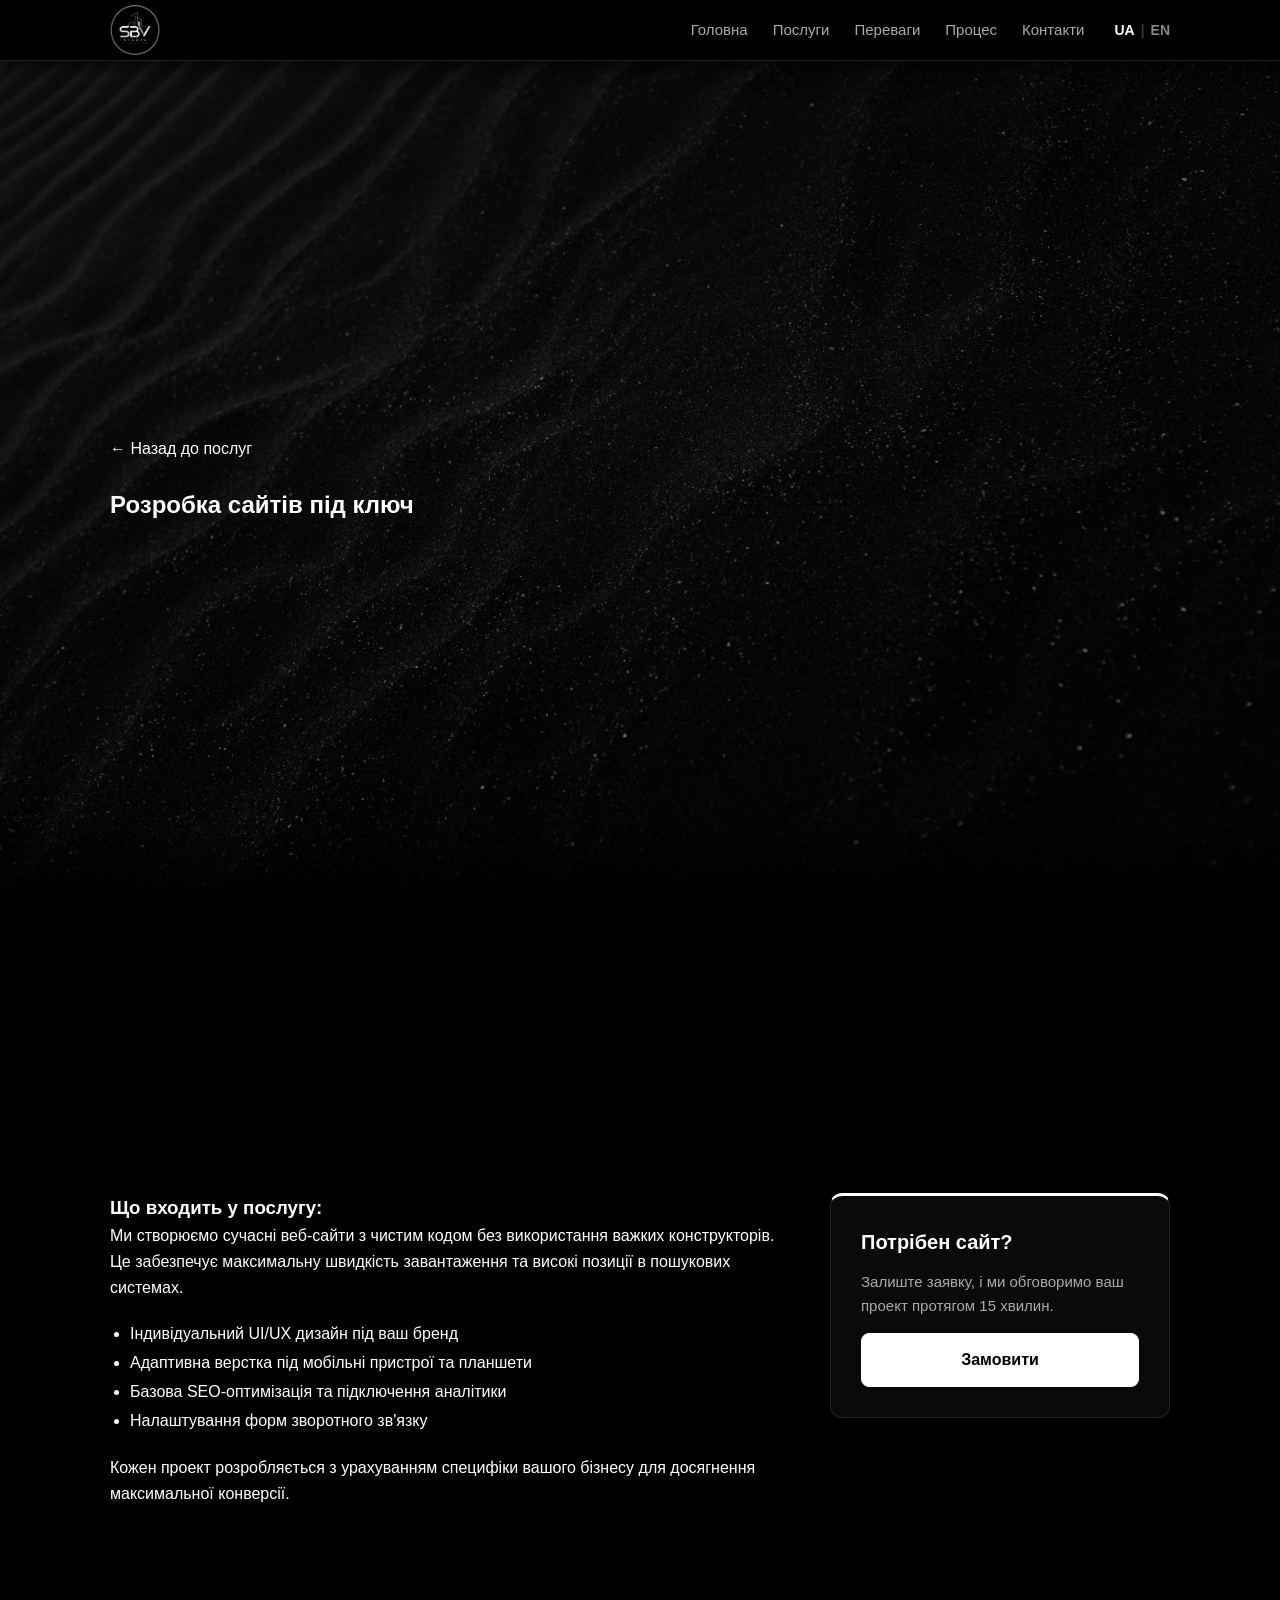
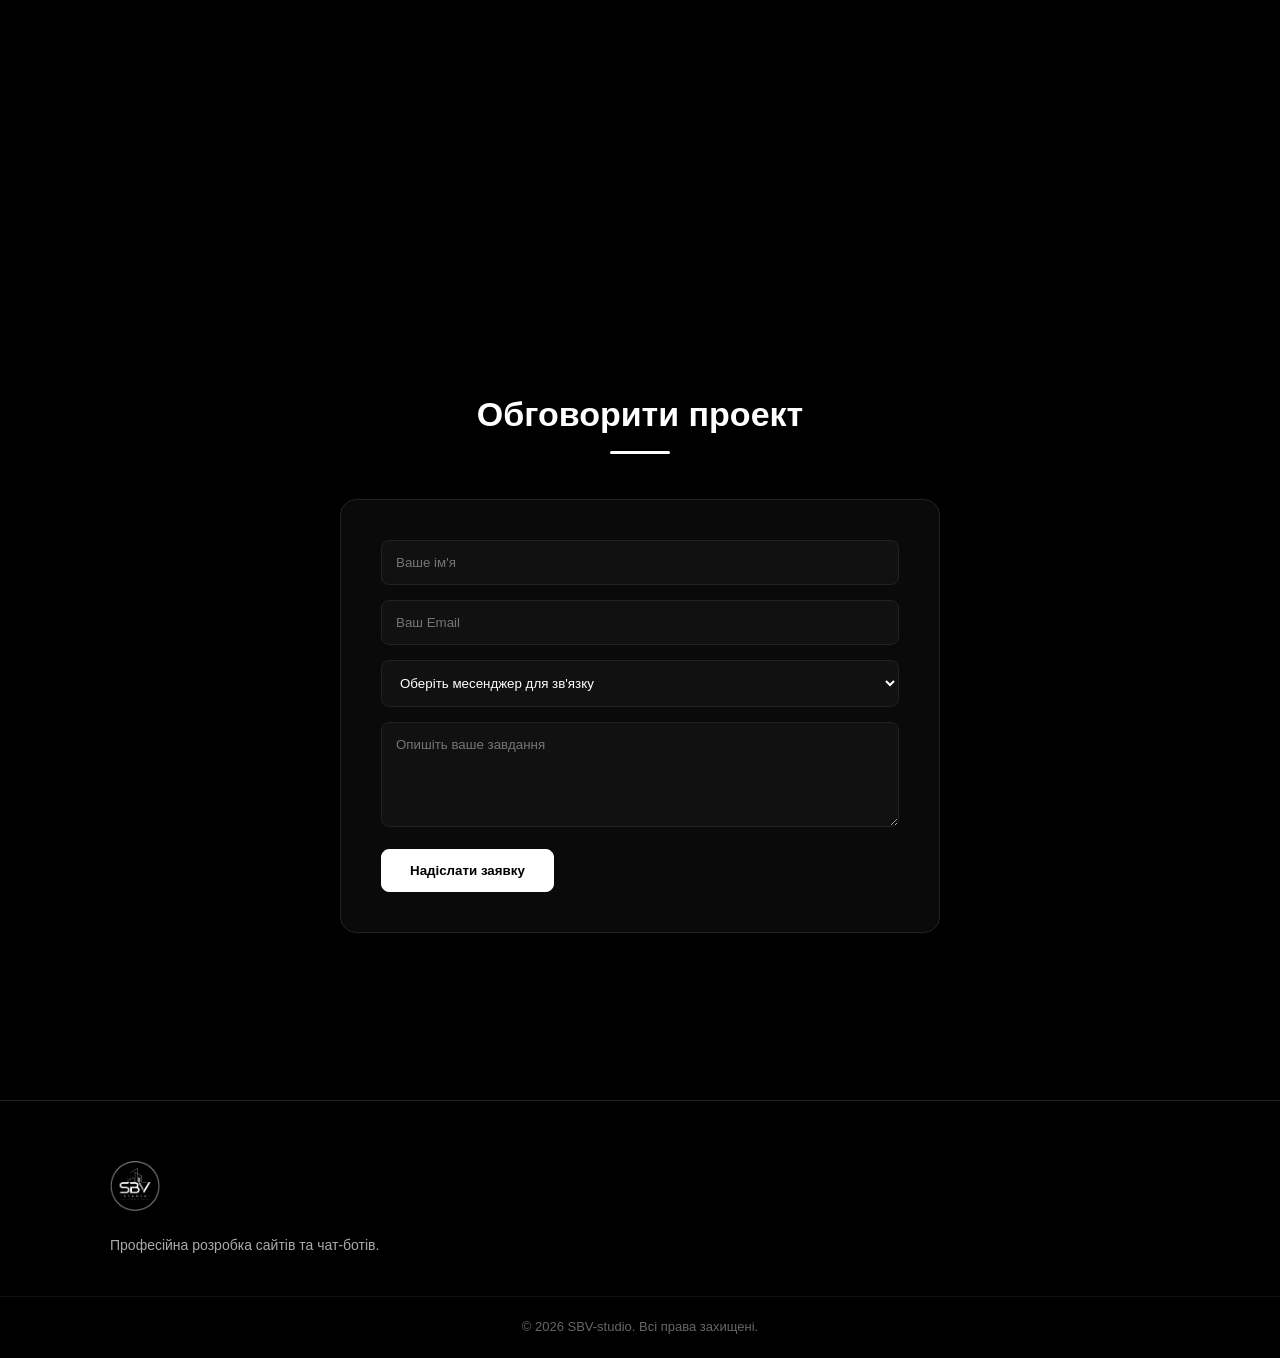
<file: pages/turnkey-websites.html>
<!DOCTYPE html>
<html lang="uk">
<head>
    <!-- Google tag (gtag.js) -->
  <script async src="https://www.googletagmanager.com/gtag/js?id=G-XXXXXXXXXX"></script>
  <script>
    window.dataLayer = window.dataLayer || [];
    function gtag(){dataLayer.push(arguments);}
    gtag('js', new Date());

    gtag('config', 'G-HZL1RX96R7');
  </script>

  <meta charset="UTF-8">
  <meta name="viewport" content="width=device-width, initial-scale=1.0">
  <!-- ... остальной ваш код в head ... -->
  <meta charset="UTF-8">
  <meta name="viewport" content="width=device-width, initial-scale=1.0">
  <title>Розробка сайтів під ключ | SBV-studio</title>
  <meta name="description" content="Професійна розробка сучасних сайтів: Landing Page, корпоративні сайти та каталоги від SBV-studio.">
  
  <link rel="stylesheet" href="../style.css">
  <script src="../script.js" defer></script>
</head>
<body>

<header class="header">
  <div class="container nav">
    <a href="../index.html" class="logo">
      <img src="../assets/logo.png" alt="SBV-studio Logo" class="logo-img">
    </a>

    <div class="nav-right">
      <nav class="menu" id="menu">
        <a href="../index.html#hero">Головна</a>
        <a href="../index.html#services">Послуги</a>
        <a href="../index.html#advantages">Переваги</a>
        <a href="../index.html#process">Процес</a>
        <a href="#contact">Контакти</a>
      </nav>

      <div class="lang-switch">
        <span class="lang-item active">UA</span>
        <span class="lang-divider">|</span>
        <a href="turnkey-websites-en.html" class="lang-item">EN</a>
      </div>

      <button class="burger" id="burger" aria-label="Відкрити меню">
        <span></span><span></span><span></span>
      </button>
    </div>
  </div>
</header>

<section class="page-header">
  <div class="container">
    <a href="../index.html#services" class="back-link">&#8592; Назад до послуг</a>
    <h1>Розробка сайтів під ключ</h1>
  </div>
</section>

<section class="service-detail-content">
  <div class="container">
    <div class="service-detail-grid">
      <div class="main-info">
        <h3>Що входить у послугу:</h3>
        <p>Ми створюємо сучасні веб-сайти з чистим кодом без використання важких конструкторів. Це забезпечує максимальну швидкість завантаження та високі позиції в пошукових системах.</p>
        
        <ul style="margin: 20px 0; padding-left: 20px; line-height: 1.8;">
          <li>Індивідуальний UI/UX дизайн під ваш бренд</li>
          <li>Адаптивна верстка під мобільні пристрої та планшети</li>
          <li>Базова SEO-оптимізація та підключення аналітики</li>
          <li>Налаштування форм зворотного зв'язку</li>
        </ul>

        <p>Кожен проект розробляється з урахуванням специфіки вашого бізнесу для досягнення максимальної конверсії.</p>
      </div>

      <div class="sidebar">
        <div class="card">
          <h4>Потрібен сайт?</h4>
          <p>Залиште заявку, і ми обговоримо ваш проект протягом 15 хвилин.</p>
          <a href="#contact" class="btn" style="display: block; text-align: center; margin-top: 15px;">Замовити</a>
        </div>
      </div>
    </div>
  </div>
</section>

<!-- CONTACT -->
<section id="contact">
  <div class="container">
    <h2>Обговорити проект</h2>
    <form action="https://formspree.io/f/mojzaedl" method="POST">
      <input type="text" name="name" placeholder="Ваше ім'я" required>
      <input type="email" name="email" placeholder="Ваш Email" required>
      
      <select name="social_platform" id="social-platform" required>
        <option value="" disabled selected>Оберіть месенджер для зв'язку</option>
        <option value="Telegram">Telegram</option>
        <option value="Instagram">Instagram</option>
        <option value="Viber">Viber</option>
        <option value="Facebook">Facebook</option>
      </select>

      <div id="nickname-container" style="display: none;">
        <input type="text" name="nickname" id="nickname-input" placeholder="Ваш нікнейм або номер">
      </div>

      <textarea name="message" placeholder="Опишіть ваше завдання" rows="5"></textarea>
      
      <button type="submit" class="btn">Надіслати заявку</button>
      <p id="form-status" style="margin-top: 15px; font-weight: bold; display: none;"></p>
    </form>
  </div>
</section>

<footer class="footer">
  <div class="container footer-container">
    <div class="footer-brand">
      <a href="../index.html" class="footer-logo">
        <img src="../assets/logo.png" alt="SBV-studio Logo" class="logo-img">
      </a>
      <p>Професійна розробка сайтів та чат-ботів.</p>
    </div>
  </div>
  <div class="footer-bottom">
    <p>© 2026 SBV-studio. Всі права захищені.</p>
  </div>
</footer>

</body>
</html>
</file>
<file: style.css>
*{box-sizing:border-box;margin:0;padding:0}

html{
  scroll-behavior:smooth;
}

body{
  font-family:Inter,Arial,sans-serif;
  background-color: #000000;
  color:#ffffff;
  line-height: 1.6;
}

/* HEADER */
.header{
  position:fixed;
  top:0;
  left:0;
  width:100%;
  z-index:1000;
  background: #000000; 
  border-bottom: 1px solid #222222;
  box-shadow: 0 4px 20px rgba(0, 0, 0, 0.8);
}

.nav{
  height: 60px;
  display:flex;
  align-items:center;
  justify-content:space-between;
}

.logo{
  display: flex;
  align-items: center;
  text-decoration: none;
}

.logo-img {
  max-height: 50px;
  width: auto;
}

.nav-right {
  display: flex;
  align-items: center;
  gap: 30px;
}

.menu{
  display:flex;
  gap:25px;
}

.menu a{
  color: #aaaaaa; 
  text-decoration:none;
  transition:.3s;
  font-weight: 500;
  font-size: 15px;
}

.menu a:hover{
  color:#ffffff; 
}

/* LANG SWITCH */
.lang-switch {
  display: flex;
  align-items: center;
  gap: 6px;
  font-size: 14px;
  font-weight: 600;
  color: #666666;
}

.lang-item {
  color: #888888;
  text-decoration: none;
  transition: .3s;
  cursor: pointer;
}

.lang-item.active,
.lang-item:hover {
  color: #ffffff;
}

.lang-divider {
  color: #333333;
}

/* BURGER */
.burger{
  display:none;
  flex-direction:column;
  gap:4px;
  background:none;
  border:none;
  cursor:pointer;
}

.burger span{
  width:22px;
  height:2px;
  background: #ffffff;
  border-radius:10px;
  transition: .3s;
}

/* SECTION BASE */
section{
  min-height:100vh;
  display:flex;
  align-items:center;
  justify-content:center;
  padding:80px 0 60px 0;
  scroll-margin-top: 60px;
}

.container{
  width:100%;
  max-width:1100px;
  margin: 0 auto;
  padding: 0 20px;
}

/* HERO */
/* HERO */
.hero {
  position: relative;
  overflow: hidden;
  background: linear-gradient(rgba(0, 0, 0, 0.4), rgba(0, 0, 0, 0.4)), 
              url('./assets/background.jpg') center/cover no-repeat;
  padding: 180px 0 140px 0;
  color: #ffffff;
}

/* Плавный затенок снизу в черный цвет */
.hero::after {
  content: "";
  position: absolute;
  bottom: 0;
  left: 0;
  width: 100%;
  height: 120px; /* Высота зоны перехода (можно увеличить, если нужен еще более плавный переход) */
  background: linear-gradient(to bottom, transparent, #000000);
  pointer-events: none;
}

.hero .container {
  position: relative;
  z-index: 2;
}

.hero-content {
  max-width: 800px;
  margin: 0 auto;
  text-align: center;
  display: flex;
  flex-direction: column;
  align-items: center;
}

.hero h1 {
  font-size: 46px;
  margin-bottom: 20px;
  line-height: 1.2;
  color: #ffffff;
}

.hero p {
  color: #aaaaaa;
  font-size: 18px;
  margin-bottom: 35px;
  max-width: 650px;
}

/* BUTTONS */
.btn{
  display:inline-block;
  padding:13px 28px;
  background:#ffffff;
  border-radius:8px;
  color:#000000;
  text-decoration:none;
  transition:.3s ease;
  border:1px solid #ffffff;
  cursor:pointer;
  font-weight: 600;
}

.btn:hover{
  transform:translateY(-3px);
  background: #e6e6e6;
  box-shadow:0 0 20px rgba(255, 255, 255, 0.3);
}

.btn-more {
  display: inline-block;
  margin-top: 15px;
  padding: 8px 16px;
  background: transparent;
  color: #ffffff;
  border: 1px solid #444444;
  border-radius: 6px;
  text-decoration: none;
  font-size: 14px;
  font-weight: 500;
  transition: .3s;
}

.btn-more:hover {
  background: #ffffff;
  color: #000000;
  border-color: #ffffff;
}

/* TITLES */
h2{
  text-align:center;
  margin-bottom:45px;
  font-size:34px;
  color: #ffffff;
  position: relative;
}

h2::after {
  content: "";
  display: block;
  width: 60px;
  height: 3px;
  background: #ffffff;
  margin: 10px auto 0 auto;
  border-radius: 2px;
}

/* CAROUSEL FOR SERVICES */
.carousel-container {
  position: relative;
  display: flex;
  align-items: center;
  max-width: 1000px;
  margin: 0 auto;
}

.carousel-wrapper {
  overflow: hidden;
  width: 100%;
  padding: 15px 5px;
}

.carousel-track {
  display: flex;
  gap: 25px;
  transition: transform 0.4s ease-in-out;
}

.service-slide {
  flex: 0 0 calc(33.333% - 17px);
  opacity: 1 !important;
  transform: none !important;
  display: flex;
  flex-direction: column;
  justify-content: space-between;
}

.carousel-btn {
  background: #111111;
  border: 1px solid #333333;
  color: #ffffff;
  border-radius: 50%;
  width: 45px;
  height: 45px;
  font-size: 18px;
  cursor: pointer;
  display: flex;
  align-items: center;
  justify-content: center;
  position: absolute;
  z-index: 10;
  transition: .3s;
}

.carousel-btn:hover {
  background: #ffffff;
  color: #000000;
  border-color: #ffffff;
}

.prev-btn { left: -60px; }
.next-btn { right: -60px; }

.carousel-dots {
  display: flex;
  justify-content: center;
  gap: 10px;
  margin-top: 25px;
}

.dot {
  width: 10px;
  height: 10px;
  border-radius: 50%;
  background: #333333;
  cursor: pointer;
  transition: .3s;
}

.dot.active {
  background: #ffffff;
  width: 24px;
  border-radius: 5px;
}

/* ADVANTAGES */
.advantages-list {
  display: flex;
  flex-direction: column;
  gap: 60px;
  margin-top: 40px;
}

.advantage-row {
  display: flex;
  align-items: center;
  justify-content: center;
  gap: 80px;
}

.advantage-row:nth-child(even) {
  flex-direction: row-reverse;
}

.advantage-row .card {
  flex: 0 1 45%;
  margin: 0;
}

.advantage-image {
  display: flex;
  justify-content: center;
  align-items: center;
  flex: 0 1 45%;
}

.advantage-svg {
  width: 120px;
  height: 120px;
  transition: transform 0.4s ease;
}

.advantage-row:hover .advantage-svg {
  transform: scale(1.1);
}

/* GRID */
.grid{
  display:grid;
  grid-template-columns:repeat(3,1fr);
  gap:25px;
}

/* CARDS */
.card{
  background: #0a0a0a;
  border: 1px solid #222222;
  border-top: 3px solid #ffffff; 
  padding: 30px;
  border-radius: 12px;
  opacity: 0;
  transform: translateY(30px);
  transition: opacity .5s ease, transform .5s ease, border-color .3s ease, box-shadow .3s ease;
}

.card h4 {
  font-size: 20px;
  margin-bottom: 12px;
  color: #ffffff;
}

.card p {
  font-size: 15px;
  color: #aaaaaa;
}

.card.show{
  opacity:1;
  transform:translateY(0);
}

.card.show:hover{
  transform:translateY(-5px);
  border-color: #ffffff;
  box-shadow: 0 10px 30px rgba(255, 255, 255, 0.05);
}

/* FORM */
form {
  max-width: 600px;
  margin: 0 auto;
  background: #0a0a0a;
  padding: 40px;
  border-radius: 16px;
  border: 1px solid #222222;
}

input, select, textarea {
  width:100%;
  padding:14px;
  margin-bottom:15px;
  border-radius:8px;
  border: 1px solid #222222;
  background: #111111; 
  color: #ffffff;
  font-family: inherit;
  transition: .3s;
}

input:focus, select:focus, textarea:focus {
  outline: none;
  border-color: #ffffff;
  background: #161616;
}

/* FOOTER */
.footer {
  background: #000000;
  border-top: 1px solid #222222;
  padding: 60px 0 20px 0;
  color: #aaaaaa;
}

.footer-container {
  display: flex;
  justify-content: space-between;
  align-items: flex-start;
  gap: 40px;
  margin-bottom: 40px;
}

.footer-brand {
  max-width: 350px;
}

.footer-brand p {
  margin-top: 15px;
  font-size: 14px;
}

.footer-contacts h4 {
  color: #ffffff;
  margin-bottom: 15px;
  font-size: 18px;
}

.footer-phone {
  display: block;
  color: #ffffff;
  text-decoration: none;
  font-size: 18px;
  font-weight: 600;
  margin-bottom: 15px;
  transition: .3s;
}

.footer-phone:hover {
  color: #aaaaaa;
}

.footer-socials {
  display: flex;
  gap: 15px;
}

.footer-socials a {
  color: #ffffff;
  width: 38px;
  height: 38px;
  border-radius: 50%;
  border: 1px solid #333333;
  display: flex;
  align-items: center;
  justify-content: center;
  transition: .3s;
}

.footer-socials a svg {
  width: 18px;
  height: 18px;
}

.footer-socials a:hover {
  background: #ffffff;
  color: #000000;
  border-color: #ffffff;
}

.footer-bottom {
  border-top: 1px solid #111111;
  padding-top: 20px;
  text-align: center;
  font-size: 13px;
  color: #666666;
}

/* Внутренние страницы услуг */
.page-header {
  position: relative;
  padding: 120px 0 60px;
  background: linear-gradient(rgba(0, 0, 0, 0.5), rgba(0, 0, 0, 0.5)), 
              url('./assets/background.jpg') center/cover no-repeat;
  color: #ffffff;
}

.page-header::after {
  content: "";
  position: absolute;
  bottom: 0;
  left: 0;
  width: 100%;
  height: 80px;
  background: linear-gradient(to bottom, transparent, #000000);
  pointer-events: none;
}

.back-link {
  display: inline-flex;
  align-items: center;
  gap: 8px;
  color: #ffffff;
  text-decoration: none;
  font-weight: 500;
  margin-bottom: 24px;
  transition: opacity 0.3s;
}

.back-link:hover {
  opacity: 0.8;
}

.service-detail-content {
  padding: 60px 0;
}

.service-detail-grid {
  display: grid;
  grid-template-columns: 2fr 1fr;
  gap: 40px;
}



/* ADAPTIVE */
@media(max-width: 1100px) {
  .prev-btn { left: -20px; }
  .next-btn { right: -20px; }
}

@media(max-width:900px){
  .grid{grid-template-columns:repeat(2,1fr)}
  .hero h1{font-size:34px}
  .service-slide {
    flex: 0 0 calc(50% - 13px);
  }
  
  .advantages-list { gap: 40px; }

  .advantage-row, 
  .advantage-row:nth-child(even) {
    flex-direction: column;
    gap: 20px;
    text-align: center;
  }
  
  .advantage-row .card,
  .advantage-row .advantage-image {
    width: 100%;
    max-width: 100%;
  }

  .footer-container {
    flex-direction: column;
    text-align: center;
    align-items: center;
  }

  .footer-socials {
    justify-content: center;
  }
}

@media (max-width: 768px) {
  .service-detail-grid {
    grid-template-columns: 1fr;
  }
}

@media(max-width:600px){
  .grid{grid-template-columns:1fr}
  .hero h1{font-size:26px}
  h2{font-size: 26px}
  form { padding: 25px; }
  .service-slide {
    flex: 0 0 100%;
  }
  .carousel-btn {
    display: none;
  }
}

/* MOBILE MENU */
@media(max-width:768px){
  .burger{
    display:flex;
  }

  .menu{
    position:absolute;
    top: 60px;
    left:0;
    width:100%;
    background: #000000;
    border-bottom: 1px solid #222222;
    flex-direction:column;
    align-items:center;
    padding:25px 0;
    opacity:0;
    pointer-events:none;
    transform:translateY(-10px);
    transition:.3s ease-in-out;
  }

  .menu.active{
    opacity:1;
    pointer-events:auto;
    transform:translateY(0);
  }
}
</file>
